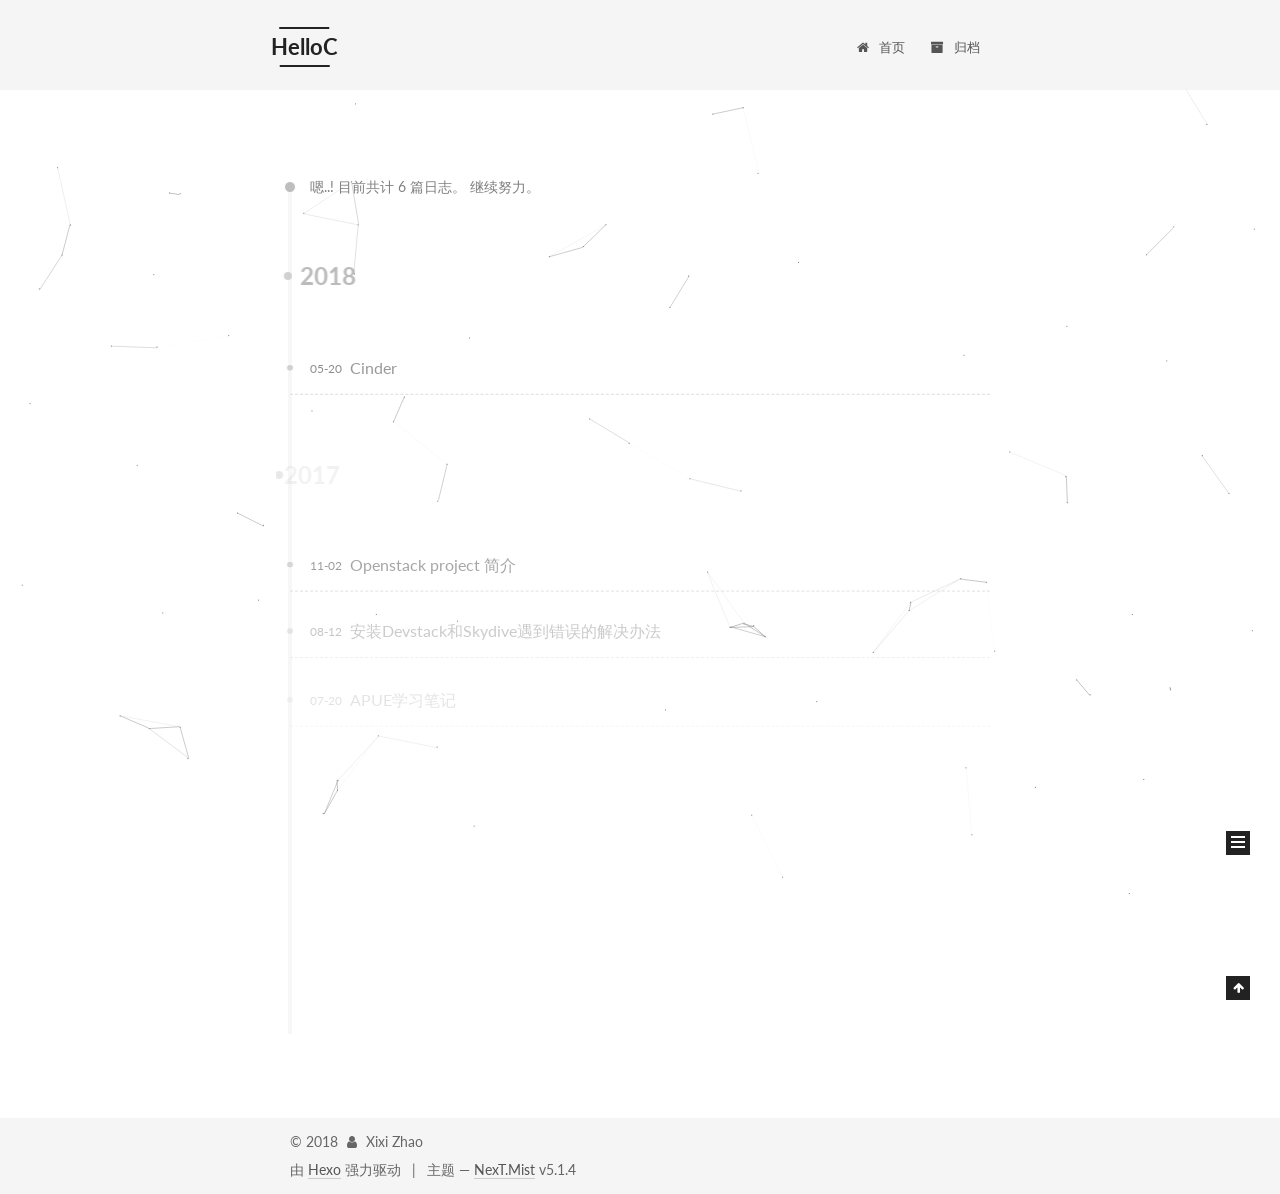
<file: archives/index.html>
<!DOCTYPE html>



  


<html class="theme-next mist use-motion" lang="zh-Hans">
<head>
  <meta charset="UTF-8"/>
<meta http-equiv="X-UA-Compatible" content="IE=edge" />
<meta name="viewport" content="width=device-width, initial-scale=1, maximum-scale=1"/>
<meta name="theme-color" content="#222">









<meta http-equiv="Cache-Control" content="no-transform" />
<meta http-equiv="Cache-Control" content="no-siteapp" />
















  
  
  <link href="/lib/fancybox/source/jquery.fancybox.css?v=2.1.5" rel="stylesheet" type="text/css" />




  
  
  
  

  
    
    
  

  

  

  

  

  
    
    
    <link href="//fonts.googleapis.com/css?family=Lato:300,300italic,400,400italic,700,700italic&subset=latin,latin-ext" rel="stylesheet" type="text/css">
  






<link href="/lib/font-awesome/css/font-awesome.min.css?v=4.6.2" rel="stylesheet" type="text/css" />

<link href="/css/main.css?v=5.1.4" rel="stylesheet" type="text/css" />


  <link rel="apple-touch-icon" sizes="180x180" href="/images/apple-touch-icon-next.png?v=5.1.4">


  <link rel="icon" type="image/png" sizes="32x32" href="/images/favicon-32x32-next.png?v=5.1.4">


  <link rel="icon" type="image/png" sizes="16x16" href="/images/favicon-16x16-next.png?v=5.1.4">


  <link rel="mask-icon" href="/images/logo.svg?v=5.1.4" color="#222">





  <meta name="keywords" content="Hexo, NexT" />










<meta property="og:type" content="website">
<meta property="og:title" content="HelloC">
<meta property="og:url" content="http://yoursite.com/archives/index.html">
<meta property="og:site_name" content="HelloC">
<meta property="og:locale" content="zh-Hans">
<meta name="twitter:card" content="summary">
<meta name="twitter:title" content="HelloC">



<script type="text/javascript" id="hexo.configurations">
  var NexT = window.NexT || {};
  var CONFIG = {
    root: '/',
    scheme: 'Mist',
    version: '5.1.4',
    sidebar: {"position":"left","display":"post","offset":12,"b2t":false,"scrollpercent":false,"onmobile":false},
    fancybox: true,
    tabs: true,
    motion: {"enable":true,"async":false,"transition":{"post_block":"fadeIn","post_header":"slideDownIn","post_body":"slideDownIn","coll_header":"slideLeftIn","sidebar":"slideUpIn"}},
    duoshuo: {
      userId: '0',
      author: '博主'
    },
    algolia: {
      applicationID: '',
      apiKey: '',
      indexName: '',
      hits: {"per_page":10},
      labels: {"input_placeholder":"Search for Posts","hits_empty":"We didn't find any results for the search: ${query}","hits_stats":"${hits} results found in ${time} ms"}
    }
  };
</script>



  <link rel="canonical" href="http://yoursite.com/archives/"/>





  <title>归档 | HelloC</title>
  








</head>

<body itemscope itemtype="http://schema.org/WebPage" lang="zh-Hans">

  
  
    
  

  <div class="container sidebar-position-left page-archive">
    <div class="headband"></div>

    <header id="header" class="header" itemscope itemtype="http://schema.org/WPHeader">
      <div class="header-inner"><div class="site-brand-wrapper">
  <div class="site-meta ">
    

    <div class="custom-logo-site-title">
      <a href="/"  class="brand" rel="start">
        <span class="logo-line-before"><i></i></span>
        <span class="site-title">HelloC</span>
        <span class="logo-line-after"><i></i></span>
      </a>
    </div>
      
        <p class="site-subtitle"></p>
      
  </div>

  <div class="site-nav-toggle">
    <button>
      <span class="btn-bar"></span>
      <span class="btn-bar"></span>
      <span class="btn-bar"></span>
    </button>
  </div>
</div>

<nav class="site-nav">
  

  
    <ul id="menu" class="menu">
      
        
        <li class="menu-item menu-item-home">
          <a href="/" rel="section">
            
              <i class="menu-item-icon fa fa-fw fa-home"></i> <br />
            
            首页
          </a>
        </li>
      
        
        <li class="menu-item menu-item-archives">
          <a href="/archives/" rel="section">
            
              <i class="menu-item-icon fa fa-fw fa-archive"></i> <br />
            
            归档
          </a>
        </li>
      

      
    </ul>
  

  
</nav>



 </div>
    </header>

    <main id="main" class="main">
      <div class="main-inner">
        <div class="content-wrap">
          <div id="content" class="content">
            

  
  
  
  <div class="post-block archive">
    <div id="posts" class="posts-collapse">
      <span class="archive-move-on"></span>

      <span class="archive-page-counter">
        
        
        
          
        
        嗯..! 目前共计 6 篇日志。 继续努力。
      </span>

      

        
        
        

        
          
          <div class="collection-title">
            <h1 class="archive-year" id="archive-year-2018">2018</h1>
          </div>
        
        

        

  <article class="post post-type-normal" itemscope itemtype="http://schema.org/Article">
    <header class="post-header">

      <h2 class="post-title">
        
            <a class="post-title-link" href="/2018/05/20/cinder/" itemprop="url">
              
                <span itemprop="name">Cinder</span>
              
            </a>
        
      </h2>

      <div class="post-meta">
        <time class="post-time" itemprop="dateCreated"
              datetime="2018-05-20T13:50:17+08:00"
              content="2018-05-20" >
          05-20
        </time>
      </div>

    </header>
  </article>



      

        
        
        

        
          
          <div class="collection-title">
            <h1 class="archive-year" id="archive-year-2017">2017</h1>
          </div>
        
        

        

  <article class="post post-type-normal" itemscope itemtype="http://schema.org/Article">
    <header class="post-header">

      <h2 class="post-title">
        
            <a class="post-title-link" href="/2017/11/02/openstack-project/" itemprop="url">
              
                <span itemprop="name">Openstack project 简介</span>
              
            </a>
        
      </h2>

      <div class="post-meta">
        <time class="post-time" itemprop="dateCreated"
              datetime="2017-11-02T23:28:11+08:00"
              content="2017-11-02" >
          11-02
        </time>
      </div>

    </header>
  </article>



      

        
        
        

        
        

        

  <article class="post post-type-normal" itemscope itemtype="http://schema.org/Article">
    <header class="post-header">

      <h2 class="post-title">
        
            <a class="post-title-link" href="/2017/08/12/skydive-installation/" itemprop="url">
              
                <span itemprop="name">安装Devstack和Skydive遇到错误的解决办法</span>
              
            </a>
        
      </h2>

      <div class="post-meta">
        <time class="post-time" itemprop="dateCreated"
              datetime="2017-08-12T11:15:11+08:00"
              content="2017-08-12" >
          08-12
        </time>
      </div>

    </header>
  </article>



      

        
        
        

        
        

        

  <article class="post post-type-normal" itemscope itemtype="http://schema.org/Article">
    <header class="post-header">

      <h2 class="post-title">
        
            <a class="post-title-link" href="/2017/07/20/apue-notes/" itemprop="url">
              
                <span itemprop="name">APUE学习笔记</span>
              
            </a>
        
      </h2>

      <div class="post-meta">
        <time class="post-time" itemprop="dateCreated"
              datetime="2017-07-20T13:50:17+08:00"
              content="2017-07-20" >
          07-20
        </time>
      </div>

    </header>
  </article>



      

        
        
        

        
          
          <div class="collection-title">
            <h1 class="archive-year" id="archive-year-2016">2016</h1>
          </div>
        
        

        

  <article class="post post-type-normal" itemscope itemtype="http://schema.org/Article">
    <header class="post-header">

      <h2 class="post-title">
        
            <a class="post-title-link" href="/2016/05/31/how-to-start/" itemprop="url">
              
                <span itemprop="name">Ubuntu系统Hexo+GithubPages搭建个人博客</span>
              
            </a>
        
      </h2>

      <div class="post-meta">
        <time class="post-time" itemprop="dateCreated"
              datetime="2016-05-31T19:50:11+08:00"
              content="2016-05-31" >
          05-31
        </time>
      </div>

    </header>
  </article>



      

        
        
        

        
        

        

  <article class="post post-type-normal" itemscope itemtype="http://schema.org/Article">
    <header class="post-header">

      <h2 class="post-title">
        
            <a class="post-title-link" href="/2016/05/28/hello-world/" itemprop="url">
              
                <span itemprop="name">Hello World</span>
              
            </a>
        
      </h2>

      <div class="post-meta">
        <time class="post-time" itemprop="dateCreated"
              datetime="2016-05-28T13:50:17+08:00"
              content="2016-05-28" >
          05-28
        </time>
      </div>

    </header>
  </article>



      

    </div>
  </div>
  
  
  

  



          </div>
          


          

        </div>
        
          
  
  <div class="sidebar-toggle">
    <div class="sidebar-toggle-line-wrap">
      <span class="sidebar-toggle-line sidebar-toggle-line-first"></span>
      <span class="sidebar-toggle-line sidebar-toggle-line-middle"></span>
      <span class="sidebar-toggle-line sidebar-toggle-line-last"></span>
    </div>
  </div>

  <aside id="sidebar" class="sidebar">
    
    <div class="sidebar-inner">

      

      

      <section class="site-overview-wrap sidebar-panel sidebar-panel-active">
        <div class="site-overview">
          <div class="site-author motion-element" itemprop="author" itemscope itemtype="http://schema.org/Person">
            
              <img class="site-author-image" itemprop="image"
                src="/images/avatar.jpg"
                alt="Xixi Zhao" />
            
              <p class="site-author-name" itemprop="name">Xixi Zhao</p>
              <p class="site-description motion-element" itemprop="description"></p>
          </div>

          <nav class="site-state motion-element">

            
              <div class="site-state-item site-state-posts">
              
                <a href="/archives/">
              
                  <span class="site-state-item-count">6</span>
                  <span class="site-state-item-name">日志</span>
                </a>
              </div>
            

            

            

          </nav>

          

          

          
          

          
          

          

        </div>
      </section>

      

      

    </div>
  </aside>


        
      </div>
    </main>

    <footer id="footer" class="footer">
      <div class="footer-inner">
        <div class="copyright">&copy; <span itemprop="copyrightYear">2018</span>
  <span class="with-love">
    <i class="fa fa-user"></i>
  </span>
  <span class="author" itemprop="copyrightHolder">Xixi Zhao</span>

  
</div>


  <div class="powered-by">由 <a class="theme-link" target="_blank" href="https://hexo.io">Hexo</a> 强力驱动</div>



  <span class="post-meta-divider">|</span>



  <div class="theme-info">主题 &mdash; <a class="theme-link" target="_blank" href="https://github.com/iissnan/hexo-theme-next">NexT.Mist</a> v5.1.4</div>




        







        
      </div>
    </footer>

    
      <div class="back-to-top">
        <i class="fa fa-arrow-up"></i>
        
      </div>
    

    

  </div>

  

<script type="text/javascript">
  if (Object.prototype.toString.call(window.Promise) !== '[object Function]') {
    window.Promise = null;
  }
</script>









  


  











  
  
    <script type="text/javascript" src="/lib/jquery/index.js?v=2.1.3"></script>
  

  
  
    <script type="text/javascript" src="/lib/fastclick/lib/fastclick.min.js?v=1.0.6"></script>
  

  
  
    <script type="text/javascript" src="/lib/jquery_lazyload/jquery.lazyload.js?v=1.9.7"></script>
  

  
  
    <script type="text/javascript" src="/lib/velocity/velocity.min.js?v=1.2.1"></script>
  

  
  
    <script type="text/javascript" src="/lib/velocity/velocity.ui.min.js?v=1.2.1"></script>
  

  
  
    <script type="text/javascript" src="/lib/fancybox/source/jquery.fancybox.pack.js?v=2.1.5"></script>
  

  
  
    <script type="text/javascript" src="/lib/canvas-nest/canvas-nest.min.js"></script>
  


  


  <script type="text/javascript" src="/js/src/utils.js?v=5.1.4"></script>

  <script type="text/javascript" src="/js/src/motion.js?v=5.1.4"></script>



  
  

  

  


  <script type="text/javascript" src="/js/src/bootstrap.js?v=5.1.4"></script>



  


  




	





  





  












  





  

  

  

  
  

  

  

  

</body>
</html>
</file>
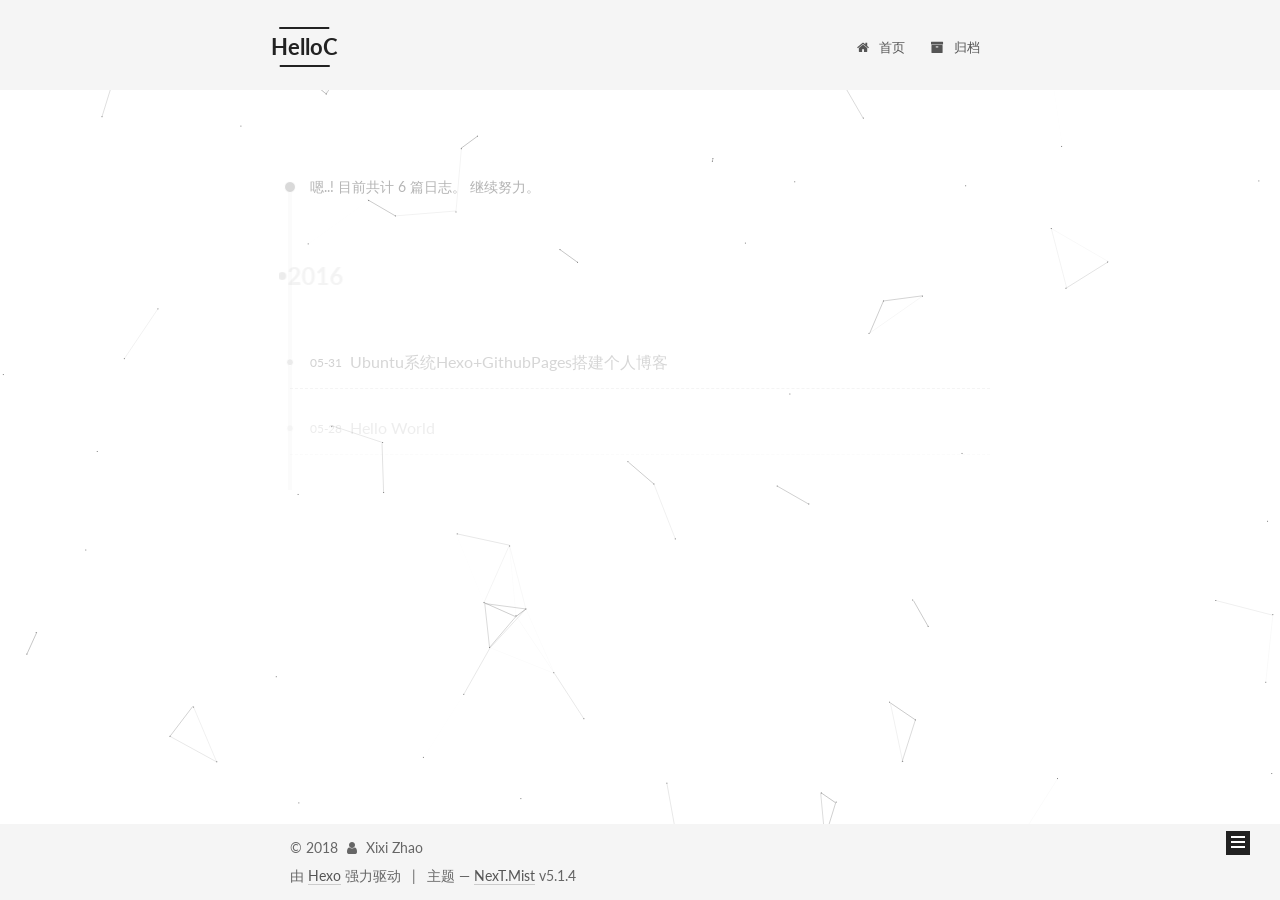
<file: archives/2016/index.html>
<!DOCTYPE html>



  


<html class="theme-next mist use-motion" lang="zh-Hans">
<head>
  <meta charset="UTF-8"/>
<meta http-equiv="X-UA-Compatible" content="IE=edge" />
<meta name="viewport" content="width=device-width, initial-scale=1, maximum-scale=1"/>
<meta name="theme-color" content="#222">









<meta http-equiv="Cache-Control" content="no-transform" />
<meta http-equiv="Cache-Control" content="no-siteapp" />
















  
  
  <link href="/lib/fancybox/source/jquery.fancybox.css?v=2.1.5" rel="stylesheet" type="text/css" />




  
  
  
  

  
    
    
  

  

  

  

  

  
    
    
    <link href="//fonts.googleapis.com/css?family=Lato:300,300italic,400,400italic,700,700italic&subset=latin,latin-ext" rel="stylesheet" type="text/css">
  






<link href="/lib/font-awesome/css/font-awesome.min.css?v=4.6.2" rel="stylesheet" type="text/css" />

<link href="/css/main.css?v=5.1.4" rel="stylesheet" type="text/css" />


  <link rel="apple-touch-icon" sizes="180x180" href="/images/apple-touch-icon-next.png?v=5.1.4">


  <link rel="icon" type="image/png" sizes="32x32" href="/images/favicon-32x32-next.png?v=5.1.4">


  <link rel="icon" type="image/png" sizes="16x16" href="/images/favicon-16x16-next.png?v=5.1.4">


  <link rel="mask-icon" href="/images/logo.svg?v=5.1.4" color="#222">





  <meta name="keywords" content="Hexo, NexT" />










<meta property="og:type" content="website">
<meta property="og:title" content="HelloC">
<meta property="og:url" content="http://yoursite.com/archives/2016/index.html">
<meta property="og:site_name" content="HelloC">
<meta property="og:locale" content="zh-Hans">
<meta name="twitter:card" content="summary">
<meta name="twitter:title" content="HelloC">



<script type="text/javascript" id="hexo.configurations">
  var NexT = window.NexT || {};
  var CONFIG = {
    root: '/',
    scheme: 'Mist',
    version: '5.1.4',
    sidebar: {"position":"left","display":"post","offset":12,"b2t":false,"scrollpercent":false,"onmobile":false},
    fancybox: true,
    tabs: true,
    motion: {"enable":true,"async":false,"transition":{"post_block":"fadeIn","post_header":"slideDownIn","post_body":"slideDownIn","coll_header":"slideLeftIn","sidebar":"slideUpIn"}},
    duoshuo: {
      userId: '0',
      author: '博主'
    },
    algolia: {
      applicationID: '',
      apiKey: '',
      indexName: '',
      hits: {"per_page":10},
      labels: {"input_placeholder":"Search for Posts","hits_empty":"We didn't find any results for the search: ${query}","hits_stats":"${hits} results found in ${time} ms"}
    }
  };
</script>



  <link rel="canonical" href="http://yoursite.com/archives/2016/"/>





  <title>归档 | HelloC</title>
  








</head>

<body itemscope itemtype="http://schema.org/WebPage" lang="zh-Hans">

  
  
    
  

  <div class="container sidebar-position-left page-archive">
    <div class="headband"></div>

    <header id="header" class="header" itemscope itemtype="http://schema.org/WPHeader">
      <div class="header-inner"><div class="site-brand-wrapper">
  <div class="site-meta ">
    

    <div class="custom-logo-site-title">
      <a href="/"  class="brand" rel="start">
        <span class="logo-line-before"><i></i></span>
        <span class="site-title">HelloC</span>
        <span class="logo-line-after"><i></i></span>
      </a>
    </div>
      
        <p class="site-subtitle"></p>
      
  </div>

  <div class="site-nav-toggle">
    <button>
      <span class="btn-bar"></span>
      <span class="btn-bar"></span>
      <span class="btn-bar"></span>
    </button>
  </div>
</div>

<nav class="site-nav">
  

  
    <ul id="menu" class="menu">
      
        
        <li class="menu-item menu-item-home">
          <a href="/" rel="section">
            
              <i class="menu-item-icon fa fa-fw fa-home"></i> <br />
            
            首页
          </a>
        </li>
      
        
        <li class="menu-item menu-item-archives">
          <a href="/archives/" rel="section">
            
              <i class="menu-item-icon fa fa-fw fa-archive"></i> <br />
            
            归档
          </a>
        </li>
      

      
    </ul>
  

  
</nav>



 </div>
    </header>

    <main id="main" class="main">
      <div class="main-inner">
        <div class="content-wrap">
          <div id="content" class="content">
            

  
  
  
  <div class="post-block archive">
    <div id="posts" class="posts-collapse">
      <span class="archive-move-on"></span>

      <span class="archive-page-counter">
        
        
        
          
        
        嗯..! 目前共计 6 篇日志。 继续努力。
      </span>

      

        
        
        

        
          
          <div class="collection-title">
            <h1 class="archive-year" id="archive-year-2016">2016</h1>
          </div>
        
        

        

  <article class="post post-type-normal" itemscope itemtype="http://schema.org/Article">
    <header class="post-header">

      <h2 class="post-title">
        
            <a class="post-title-link" href="/2016/05/31/how-to-start/" itemprop="url">
              
                <span itemprop="name">Ubuntu系统Hexo+GithubPages搭建个人博客</span>
              
            </a>
        
      </h2>

      <div class="post-meta">
        <time class="post-time" itemprop="dateCreated"
              datetime="2016-05-31T19:50:11+08:00"
              content="2016-05-31" >
          05-31
        </time>
      </div>

    </header>
  </article>



      

        
        
        

        
        

        

  <article class="post post-type-normal" itemscope itemtype="http://schema.org/Article">
    <header class="post-header">

      <h2 class="post-title">
        
            <a class="post-title-link" href="/2016/05/28/hello-world/" itemprop="url">
              
                <span itemprop="name">Hello World</span>
              
            </a>
        
      </h2>

      <div class="post-meta">
        <time class="post-time" itemprop="dateCreated"
              datetime="2016-05-28T13:50:17+08:00"
              content="2016-05-28" >
          05-28
        </time>
      </div>

    </header>
  </article>



      

    </div>
  </div>
  
  
  

  



          </div>
          


          

        </div>
        
          
  
  <div class="sidebar-toggle">
    <div class="sidebar-toggle-line-wrap">
      <span class="sidebar-toggle-line sidebar-toggle-line-first"></span>
      <span class="sidebar-toggle-line sidebar-toggle-line-middle"></span>
      <span class="sidebar-toggle-line sidebar-toggle-line-last"></span>
    </div>
  </div>

  <aside id="sidebar" class="sidebar">
    
    <div class="sidebar-inner">

      

      

      <section class="site-overview-wrap sidebar-panel sidebar-panel-active">
        <div class="site-overview">
          <div class="site-author motion-element" itemprop="author" itemscope itemtype="http://schema.org/Person">
            
              <img class="site-author-image" itemprop="image"
                src="/images/avatar.jpg"
                alt="Xixi Zhao" />
            
              <p class="site-author-name" itemprop="name">Xixi Zhao</p>
              <p class="site-description motion-element" itemprop="description"></p>
          </div>

          <nav class="site-state motion-element">

            
              <div class="site-state-item site-state-posts">
              
                <a href="/archives/">
              
                  <span class="site-state-item-count">6</span>
                  <span class="site-state-item-name">日志</span>
                </a>
              </div>
            

            

            

          </nav>

          

          

          
          

          
          

          

        </div>
      </section>

      

      

    </div>
  </aside>


        
      </div>
    </main>

    <footer id="footer" class="footer">
      <div class="footer-inner">
        <div class="copyright">&copy; <span itemprop="copyrightYear">2018</span>
  <span class="with-love">
    <i class="fa fa-user"></i>
  </span>
  <span class="author" itemprop="copyrightHolder">Xixi Zhao</span>

  
</div>


  <div class="powered-by">由 <a class="theme-link" target="_blank" href="https://hexo.io">Hexo</a> 强力驱动</div>



  <span class="post-meta-divider">|</span>



  <div class="theme-info">主题 &mdash; <a class="theme-link" target="_blank" href="https://github.com/iissnan/hexo-theme-next">NexT.Mist</a> v5.1.4</div>




        







        
      </div>
    </footer>

    
      <div class="back-to-top">
        <i class="fa fa-arrow-up"></i>
        
      </div>
    

    

  </div>

  

<script type="text/javascript">
  if (Object.prototype.toString.call(window.Promise) !== '[object Function]') {
    window.Promise = null;
  }
</script>









  


  











  
  
    <script type="text/javascript" src="/lib/jquery/index.js?v=2.1.3"></script>
  

  
  
    <script type="text/javascript" src="/lib/fastclick/lib/fastclick.min.js?v=1.0.6"></script>
  

  
  
    <script type="text/javascript" src="/lib/jquery_lazyload/jquery.lazyload.js?v=1.9.7"></script>
  

  
  
    <script type="text/javascript" src="/lib/velocity/velocity.min.js?v=1.2.1"></script>
  

  
  
    <script type="text/javascript" src="/lib/velocity/velocity.ui.min.js?v=1.2.1"></script>
  

  
  
    <script type="text/javascript" src="/lib/fancybox/source/jquery.fancybox.pack.js?v=2.1.5"></script>
  

  
  
    <script type="text/javascript" src="/lib/canvas-nest/canvas-nest.min.js"></script>
  


  


  <script type="text/javascript" src="/js/src/utils.js?v=5.1.4"></script>

  <script type="text/javascript" src="/js/src/motion.js?v=5.1.4"></script>



  
  

  

  


  <script type="text/javascript" src="/js/src/bootstrap.js?v=5.1.4"></script>



  


  




	





  





  












  





  

  

  

  
  

  

  

  

</body>
</html>
</file>
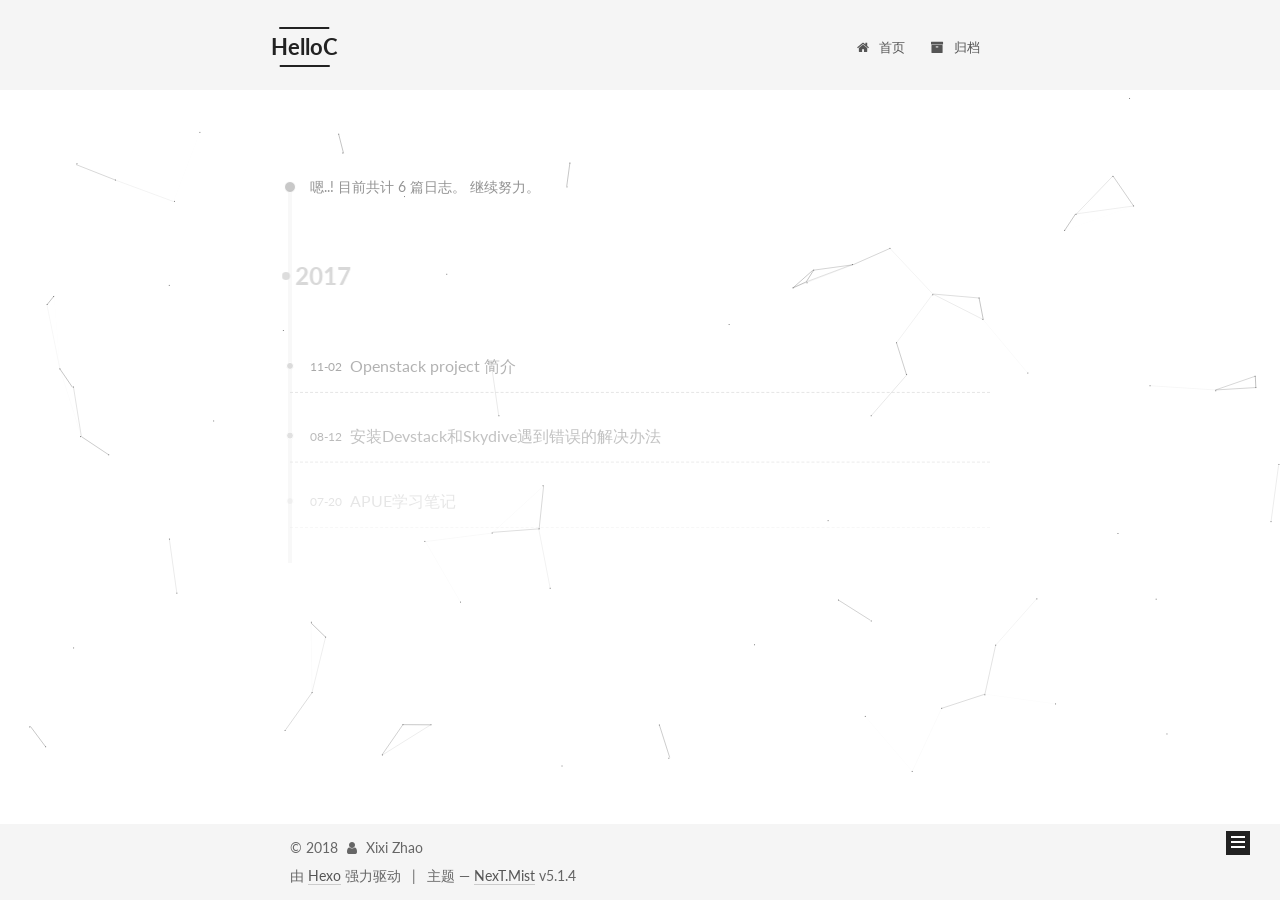
<file: archives/2017/index.html>
<!DOCTYPE html>



  


<html class="theme-next mist use-motion" lang="zh-Hans">
<head>
  <meta charset="UTF-8"/>
<meta http-equiv="X-UA-Compatible" content="IE=edge" />
<meta name="viewport" content="width=device-width, initial-scale=1, maximum-scale=1"/>
<meta name="theme-color" content="#222">









<meta http-equiv="Cache-Control" content="no-transform" />
<meta http-equiv="Cache-Control" content="no-siteapp" />
















  
  
  <link href="/lib/fancybox/source/jquery.fancybox.css?v=2.1.5" rel="stylesheet" type="text/css" />




  
  
  
  

  
    
    
  

  

  

  

  

  
    
    
    <link href="//fonts.googleapis.com/css?family=Lato:300,300italic,400,400italic,700,700italic&subset=latin,latin-ext" rel="stylesheet" type="text/css">
  






<link href="/lib/font-awesome/css/font-awesome.min.css?v=4.6.2" rel="stylesheet" type="text/css" />

<link href="/css/main.css?v=5.1.4" rel="stylesheet" type="text/css" />


  <link rel="apple-touch-icon" sizes="180x180" href="/images/apple-touch-icon-next.png?v=5.1.4">


  <link rel="icon" type="image/png" sizes="32x32" href="/images/favicon-32x32-next.png?v=5.1.4">


  <link rel="icon" type="image/png" sizes="16x16" href="/images/favicon-16x16-next.png?v=5.1.4">


  <link rel="mask-icon" href="/images/logo.svg?v=5.1.4" color="#222">





  <meta name="keywords" content="Hexo, NexT" />










<meta property="og:type" content="website">
<meta property="og:title" content="HelloC">
<meta property="og:url" content="http://yoursite.com/archives/2017/index.html">
<meta property="og:site_name" content="HelloC">
<meta property="og:locale" content="zh-Hans">
<meta name="twitter:card" content="summary">
<meta name="twitter:title" content="HelloC">



<script type="text/javascript" id="hexo.configurations">
  var NexT = window.NexT || {};
  var CONFIG = {
    root: '/',
    scheme: 'Mist',
    version: '5.1.4',
    sidebar: {"position":"left","display":"post","offset":12,"b2t":false,"scrollpercent":false,"onmobile":false},
    fancybox: true,
    tabs: true,
    motion: {"enable":true,"async":false,"transition":{"post_block":"fadeIn","post_header":"slideDownIn","post_body":"slideDownIn","coll_header":"slideLeftIn","sidebar":"slideUpIn"}},
    duoshuo: {
      userId: '0',
      author: '博主'
    },
    algolia: {
      applicationID: '',
      apiKey: '',
      indexName: '',
      hits: {"per_page":10},
      labels: {"input_placeholder":"Search for Posts","hits_empty":"We didn't find any results for the search: ${query}","hits_stats":"${hits} results found in ${time} ms"}
    }
  };
</script>



  <link rel="canonical" href="http://yoursite.com/archives/2017/"/>





  <title>归档 | HelloC</title>
  








</head>

<body itemscope itemtype="http://schema.org/WebPage" lang="zh-Hans">

  
  
    
  

  <div class="container sidebar-position-left page-archive">
    <div class="headband"></div>

    <header id="header" class="header" itemscope itemtype="http://schema.org/WPHeader">
      <div class="header-inner"><div class="site-brand-wrapper">
  <div class="site-meta ">
    

    <div class="custom-logo-site-title">
      <a href="/"  class="brand" rel="start">
        <span class="logo-line-before"><i></i></span>
        <span class="site-title">HelloC</span>
        <span class="logo-line-after"><i></i></span>
      </a>
    </div>
      
        <p class="site-subtitle"></p>
      
  </div>

  <div class="site-nav-toggle">
    <button>
      <span class="btn-bar"></span>
      <span class="btn-bar"></span>
      <span class="btn-bar"></span>
    </button>
  </div>
</div>

<nav class="site-nav">
  

  
    <ul id="menu" class="menu">
      
        
        <li class="menu-item menu-item-home">
          <a href="/" rel="section">
            
              <i class="menu-item-icon fa fa-fw fa-home"></i> <br />
            
            首页
          </a>
        </li>
      
        
        <li class="menu-item menu-item-archives">
          <a href="/archives/" rel="section">
            
              <i class="menu-item-icon fa fa-fw fa-archive"></i> <br />
            
            归档
          </a>
        </li>
      

      
    </ul>
  

  
</nav>



 </div>
    </header>

    <main id="main" class="main">
      <div class="main-inner">
        <div class="content-wrap">
          <div id="content" class="content">
            

  
  
  
  <div class="post-block archive">
    <div id="posts" class="posts-collapse">
      <span class="archive-move-on"></span>

      <span class="archive-page-counter">
        
        
        
          
        
        嗯..! 目前共计 6 篇日志。 继续努力。
      </span>

      

        
        
        

        
          
          <div class="collection-title">
            <h1 class="archive-year" id="archive-year-2017">2017</h1>
          </div>
        
        

        

  <article class="post post-type-normal" itemscope itemtype="http://schema.org/Article">
    <header class="post-header">

      <h2 class="post-title">
        
            <a class="post-title-link" href="/2017/11/02/openstack-project/" itemprop="url">
              
                <span itemprop="name">Openstack project 简介</span>
              
            </a>
        
      </h2>

      <div class="post-meta">
        <time class="post-time" itemprop="dateCreated"
              datetime="2017-11-02T23:28:11+08:00"
              content="2017-11-02" >
          11-02
        </time>
      </div>

    </header>
  </article>



      

        
        
        

        
        

        

  <article class="post post-type-normal" itemscope itemtype="http://schema.org/Article">
    <header class="post-header">

      <h2 class="post-title">
        
            <a class="post-title-link" href="/2017/08/12/skydive-installation/" itemprop="url">
              
                <span itemprop="name">安装Devstack和Skydive遇到错误的解决办法</span>
              
            </a>
        
      </h2>

      <div class="post-meta">
        <time class="post-time" itemprop="dateCreated"
              datetime="2017-08-12T11:15:11+08:00"
              content="2017-08-12" >
          08-12
        </time>
      </div>

    </header>
  </article>



      

        
        
        

        
        

        

  <article class="post post-type-normal" itemscope itemtype="http://schema.org/Article">
    <header class="post-header">

      <h2 class="post-title">
        
            <a class="post-title-link" href="/2017/07/20/apue-notes/" itemprop="url">
              
                <span itemprop="name">APUE学习笔记</span>
              
            </a>
        
      </h2>

      <div class="post-meta">
        <time class="post-time" itemprop="dateCreated"
              datetime="2017-07-20T13:50:17+08:00"
              content="2017-07-20" >
          07-20
        </time>
      </div>

    </header>
  </article>



      

    </div>
  </div>
  
  
  

  



          </div>
          


          

        </div>
        
          
  
  <div class="sidebar-toggle">
    <div class="sidebar-toggle-line-wrap">
      <span class="sidebar-toggle-line sidebar-toggle-line-first"></span>
      <span class="sidebar-toggle-line sidebar-toggle-line-middle"></span>
      <span class="sidebar-toggle-line sidebar-toggle-line-last"></span>
    </div>
  </div>

  <aside id="sidebar" class="sidebar">
    
    <div class="sidebar-inner">

      

      

      <section class="site-overview-wrap sidebar-panel sidebar-panel-active">
        <div class="site-overview">
          <div class="site-author motion-element" itemprop="author" itemscope itemtype="http://schema.org/Person">
            
              <img class="site-author-image" itemprop="image"
                src="/images/avatar.jpg"
                alt="Xixi Zhao" />
            
              <p class="site-author-name" itemprop="name">Xixi Zhao</p>
              <p class="site-description motion-element" itemprop="description"></p>
          </div>

          <nav class="site-state motion-element">

            
              <div class="site-state-item site-state-posts">
              
                <a href="/archives/">
              
                  <span class="site-state-item-count">6</span>
                  <span class="site-state-item-name">日志</span>
                </a>
              </div>
            

            

            

          </nav>

          

          

          
          

          
          

          

        </div>
      </section>

      

      

    </div>
  </aside>


        
      </div>
    </main>

    <footer id="footer" class="footer">
      <div class="footer-inner">
        <div class="copyright">&copy; <span itemprop="copyrightYear">2018</span>
  <span class="with-love">
    <i class="fa fa-user"></i>
  </span>
  <span class="author" itemprop="copyrightHolder">Xixi Zhao</span>

  
</div>


  <div class="powered-by">由 <a class="theme-link" target="_blank" href="https://hexo.io">Hexo</a> 强力驱动</div>



  <span class="post-meta-divider">|</span>



  <div class="theme-info">主题 &mdash; <a class="theme-link" target="_blank" href="https://github.com/iissnan/hexo-theme-next">NexT.Mist</a> v5.1.4</div>




        







        
      </div>
    </footer>

    
      <div class="back-to-top">
        <i class="fa fa-arrow-up"></i>
        
      </div>
    

    

  </div>

  

<script type="text/javascript">
  if (Object.prototype.toString.call(window.Promise) !== '[object Function]') {
    window.Promise = null;
  }
</script>









  


  











  
  
    <script type="text/javascript" src="/lib/jquery/index.js?v=2.1.3"></script>
  

  
  
    <script type="text/javascript" src="/lib/fastclick/lib/fastclick.min.js?v=1.0.6"></script>
  

  
  
    <script type="text/javascript" src="/lib/jquery_lazyload/jquery.lazyload.js?v=1.9.7"></script>
  

  
  
    <script type="text/javascript" src="/lib/velocity/velocity.min.js?v=1.2.1"></script>
  

  
  
    <script type="text/javascript" src="/lib/velocity/velocity.ui.min.js?v=1.2.1"></script>
  

  
  
    <script type="text/javascript" src="/lib/fancybox/source/jquery.fancybox.pack.js?v=2.1.5"></script>
  

  
  
    <script type="text/javascript" src="/lib/canvas-nest/canvas-nest.min.js"></script>
  


  


  <script type="text/javascript" src="/js/src/utils.js?v=5.1.4"></script>

  <script type="text/javascript" src="/js/src/motion.js?v=5.1.4"></script>



  
  

  

  


  <script type="text/javascript" src="/js/src/bootstrap.js?v=5.1.4"></script>



  


  




	





  





  












  





  

  

  

  
  

  

  

  

</body>
</html>
</file>
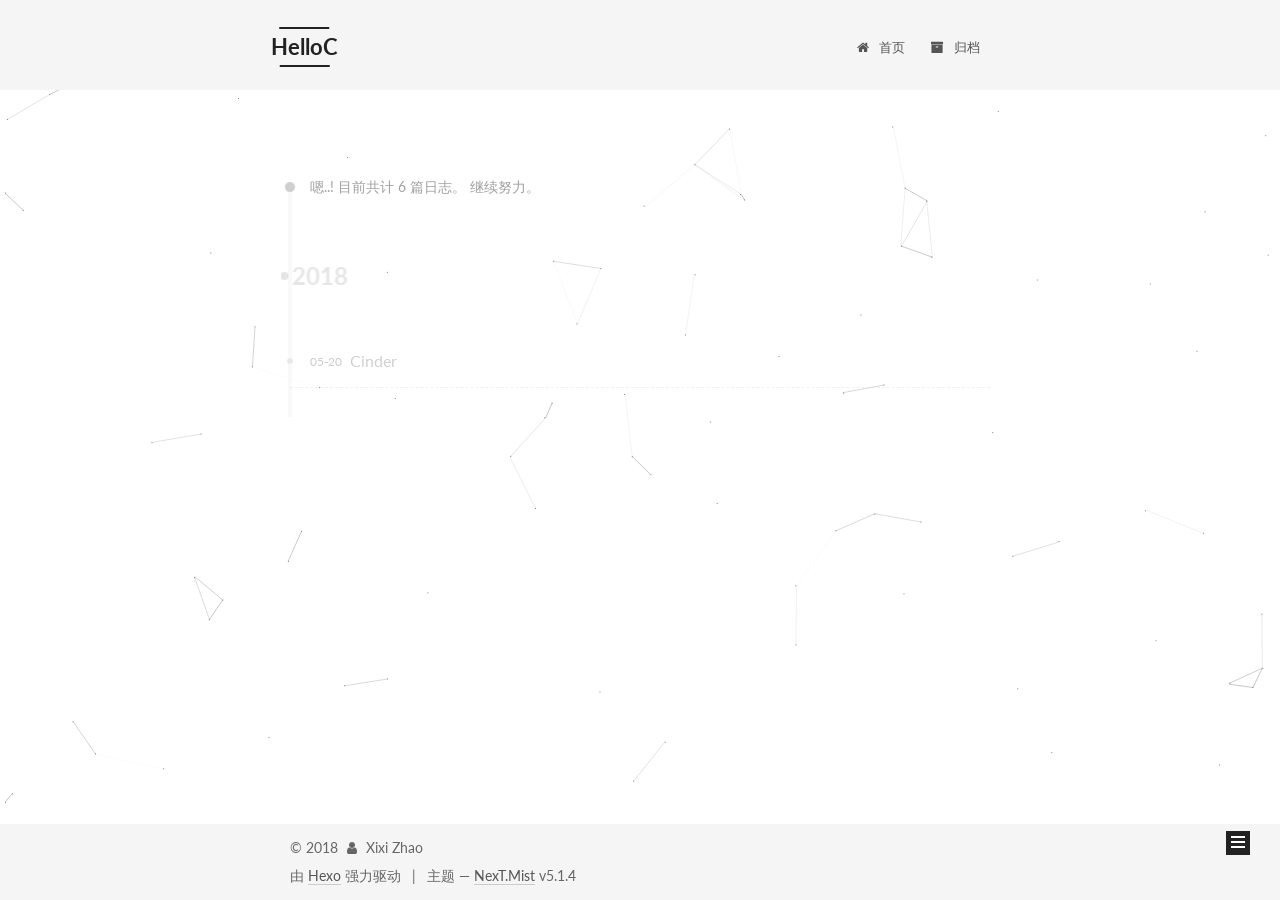
<file: archives/2018/index.html>
<!DOCTYPE html>



  


<html class="theme-next mist use-motion" lang="zh-Hans">
<head>
  <meta charset="UTF-8"/>
<meta http-equiv="X-UA-Compatible" content="IE=edge" />
<meta name="viewport" content="width=device-width, initial-scale=1, maximum-scale=1"/>
<meta name="theme-color" content="#222">









<meta http-equiv="Cache-Control" content="no-transform" />
<meta http-equiv="Cache-Control" content="no-siteapp" />
















  
  
  <link href="/lib/fancybox/source/jquery.fancybox.css?v=2.1.5" rel="stylesheet" type="text/css" />




  
  
  
  

  
    
    
  

  

  

  

  

  
    
    
    <link href="//fonts.googleapis.com/css?family=Lato:300,300italic,400,400italic,700,700italic&subset=latin,latin-ext" rel="stylesheet" type="text/css">
  






<link href="/lib/font-awesome/css/font-awesome.min.css?v=4.6.2" rel="stylesheet" type="text/css" />

<link href="/css/main.css?v=5.1.4" rel="stylesheet" type="text/css" />


  <link rel="apple-touch-icon" sizes="180x180" href="/images/apple-touch-icon-next.png?v=5.1.4">


  <link rel="icon" type="image/png" sizes="32x32" href="/images/favicon-32x32-next.png?v=5.1.4">


  <link rel="icon" type="image/png" sizes="16x16" href="/images/favicon-16x16-next.png?v=5.1.4">


  <link rel="mask-icon" href="/images/logo.svg?v=5.1.4" color="#222">





  <meta name="keywords" content="Hexo, NexT" />










<meta property="og:type" content="website">
<meta property="og:title" content="HelloC">
<meta property="og:url" content="http://yoursite.com/archives/2018/index.html">
<meta property="og:site_name" content="HelloC">
<meta property="og:locale" content="zh-Hans">
<meta name="twitter:card" content="summary">
<meta name="twitter:title" content="HelloC">



<script type="text/javascript" id="hexo.configurations">
  var NexT = window.NexT || {};
  var CONFIG = {
    root: '/',
    scheme: 'Mist',
    version: '5.1.4',
    sidebar: {"position":"left","display":"post","offset":12,"b2t":false,"scrollpercent":false,"onmobile":false},
    fancybox: true,
    tabs: true,
    motion: {"enable":true,"async":false,"transition":{"post_block":"fadeIn","post_header":"slideDownIn","post_body":"slideDownIn","coll_header":"slideLeftIn","sidebar":"slideUpIn"}},
    duoshuo: {
      userId: '0',
      author: '博主'
    },
    algolia: {
      applicationID: '',
      apiKey: '',
      indexName: '',
      hits: {"per_page":10},
      labels: {"input_placeholder":"Search for Posts","hits_empty":"We didn't find any results for the search: ${query}","hits_stats":"${hits} results found in ${time} ms"}
    }
  };
</script>



  <link rel="canonical" href="http://yoursite.com/archives/2018/"/>





  <title>归档 | HelloC</title>
  








</head>

<body itemscope itemtype="http://schema.org/WebPage" lang="zh-Hans">

  
  
    
  

  <div class="container sidebar-position-left page-archive">
    <div class="headband"></div>

    <header id="header" class="header" itemscope itemtype="http://schema.org/WPHeader">
      <div class="header-inner"><div class="site-brand-wrapper">
  <div class="site-meta ">
    

    <div class="custom-logo-site-title">
      <a href="/"  class="brand" rel="start">
        <span class="logo-line-before"><i></i></span>
        <span class="site-title">HelloC</span>
        <span class="logo-line-after"><i></i></span>
      </a>
    </div>
      
        <p class="site-subtitle"></p>
      
  </div>

  <div class="site-nav-toggle">
    <button>
      <span class="btn-bar"></span>
      <span class="btn-bar"></span>
      <span class="btn-bar"></span>
    </button>
  </div>
</div>

<nav class="site-nav">
  

  
    <ul id="menu" class="menu">
      
        
        <li class="menu-item menu-item-home">
          <a href="/" rel="section">
            
              <i class="menu-item-icon fa fa-fw fa-home"></i> <br />
            
            首页
          </a>
        </li>
      
        
        <li class="menu-item menu-item-archives">
          <a href="/archives/" rel="section">
            
              <i class="menu-item-icon fa fa-fw fa-archive"></i> <br />
            
            归档
          </a>
        </li>
      

      
    </ul>
  

  
</nav>



 </div>
    </header>

    <main id="main" class="main">
      <div class="main-inner">
        <div class="content-wrap">
          <div id="content" class="content">
            

  
  
  
  <div class="post-block archive">
    <div id="posts" class="posts-collapse">
      <span class="archive-move-on"></span>

      <span class="archive-page-counter">
        
        
        
          
        
        嗯..! 目前共计 6 篇日志。 继续努力。
      </span>

      

        
        
        

        
          
          <div class="collection-title">
            <h1 class="archive-year" id="archive-year-2018">2018</h1>
          </div>
        
        

        

  <article class="post post-type-normal" itemscope itemtype="http://schema.org/Article">
    <header class="post-header">

      <h2 class="post-title">
        
            <a class="post-title-link" href="/2018/05/20/cinder/" itemprop="url">
              
                <span itemprop="name">Cinder</span>
              
            </a>
        
      </h2>

      <div class="post-meta">
        <time class="post-time" itemprop="dateCreated"
              datetime="2018-05-20T13:50:17+08:00"
              content="2018-05-20" >
          05-20
        </time>
      </div>

    </header>
  </article>



      

    </div>
  </div>
  
  
  

  



          </div>
          


          

        </div>
        
          
  
  <div class="sidebar-toggle">
    <div class="sidebar-toggle-line-wrap">
      <span class="sidebar-toggle-line sidebar-toggle-line-first"></span>
      <span class="sidebar-toggle-line sidebar-toggle-line-middle"></span>
      <span class="sidebar-toggle-line sidebar-toggle-line-last"></span>
    </div>
  </div>

  <aside id="sidebar" class="sidebar">
    
    <div class="sidebar-inner">

      

      

      <section class="site-overview-wrap sidebar-panel sidebar-panel-active">
        <div class="site-overview">
          <div class="site-author motion-element" itemprop="author" itemscope itemtype="http://schema.org/Person">
            
              <img class="site-author-image" itemprop="image"
                src="/images/avatar.jpg"
                alt="Xixi Zhao" />
            
              <p class="site-author-name" itemprop="name">Xixi Zhao</p>
              <p class="site-description motion-element" itemprop="description"></p>
          </div>

          <nav class="site-state motion-element">

            
              <div class="site-state-item site-state-posts">
              
                <a href="/archives/">
              
                  <span class="site-state-item-count">6</span>
                  <span class="site-state-item-name">日志</span>
                </a>
              </div>
            

            

            

          </nav>

          

          

          
          

          
          

          

        </div>
      </section>

      

      

    </div>
  </aside>


        
      </div>
    </main>

    <footer id="footer" class="footer">
      <div class="footer-inner">
        <div class="copyright">&copy; <span itemprop="copyrightYear">2018</span>
  <span class="with-love">
    <i class="fa fa-user"></i>
  </span>
  <span class="author" itemprop="copyrightHolder">Xixi Zhao</span>

  
</div>


  <div class="powered-by">由 <a class="theme-link" target="_blank" href="https://hexo.io">Hexo</a> 强力驱动</div>



  <span class="post-meta-divider">|</span>



  <div class="theme-info">主题 &mdash; <a class="theme-link" target="_blank" href="https://github.com/iissnan/hexo-theme-next">NexT.Mist</a> v5.1.4</div>




        







        
      </div>
    </footer>

    
      <div class="back-to-top">
        <i class="fa fa-arrow-up"></i>
        
      </div>
    

    

  </div>

  

<script type="text/javascript">
  if (Object.prototype.toString.call(window.Promise) !== '[object Function]') {
    window.Promise = null;
  }
</script>









  


  











  
  
    <script type="text/javascript" src="/lib/jquery/index.js?v=2.1.3"></script>
  

  
  
    <script type="text/javascript" src="/lib/fastclick/lib/fastclick.min.js?v=1.0.6"></script>
  

  
  
    <script type="text/javascript" src="/lib/jquery_lazyload/jquery.lazyload.js?v=1.9.7"></script>
  

  
  
    <script type="text/javascript" src="/lib/velocity/velocity.min.js?v=1.2.1"></script>
  

  
  
    <script type="text/javascript" src="/lib/velocity/velocity.ui.min.js?v=1.2.1"></script>
  

  
  
    <script type="text/javascript" src="/lib/fancybox/source/jquery.fancybox.pack.js?v=2.1.5"></script>
  

  
  
    <script type="text/javascript" src="/lib/canvas-nest/canvas-nest.min.js"></script>
  


  


  <script type="text/javascript" src="/js/src/utils.js?v=5.1.4"></script>

  <script type="text/javascript" src="/js/src/motion.js?v=5.1.4"></script>



  
  

  

  


  <script type="text/javascript" src="/js/src/bootstrap.js?v=5.1.4"></script>



  


  




	





  





  












  





  

  

  

  
  

  

  

  

</body>
</html>
</file>
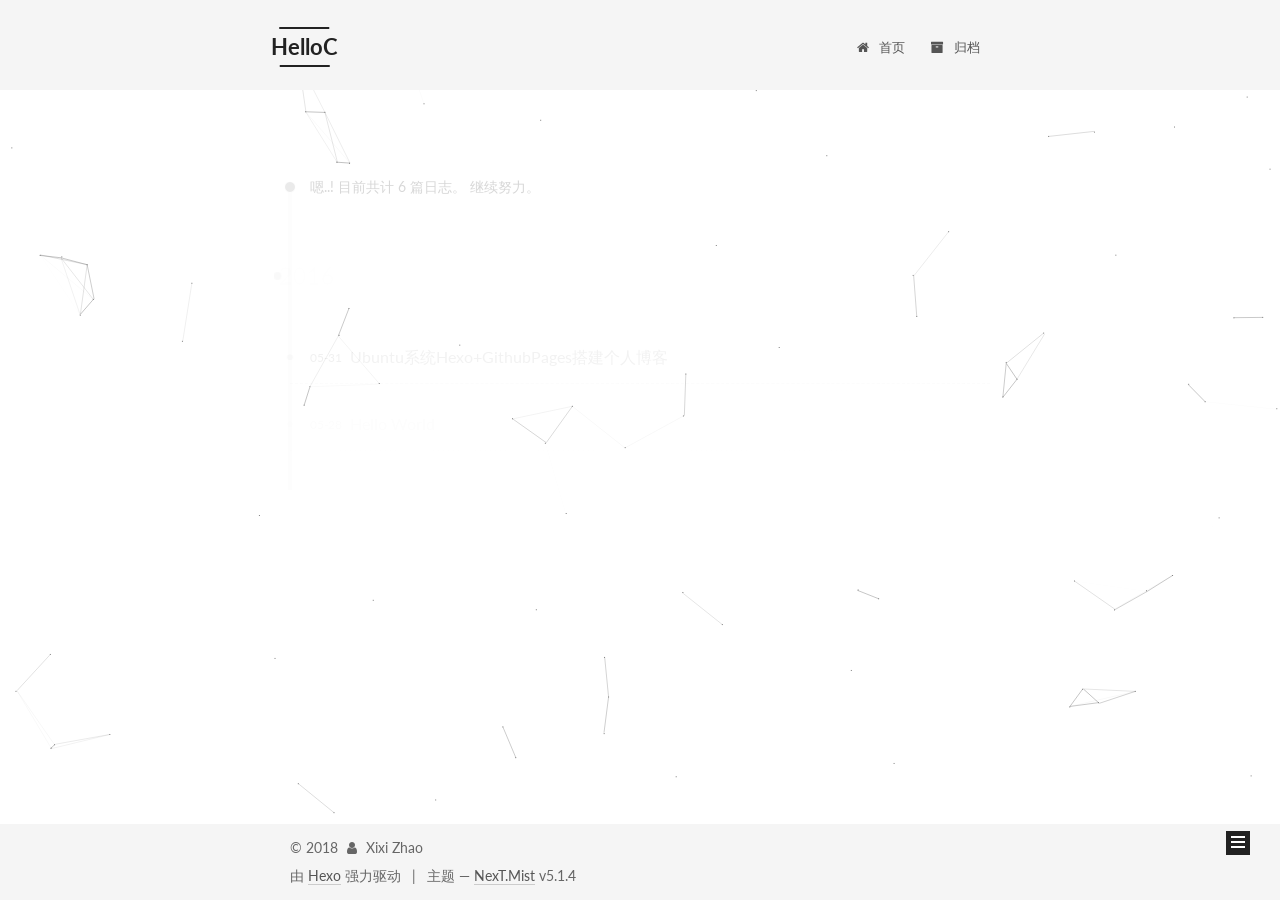
<file: archives/2016/05/index.html>
<!DOCTYPE html>



  


<html class="theme-next mist use-motion" lang="zh-Hans">
<head>
  <meta charset="UTF-8"/>
<meta http-equiv="X-UA-Compatible" content="IE=edge" />
<meta name="viewport" content="width=device-width, initial-scale=1, maximum-scale=1"/>
<meta name="theme-color" content="#222">









<meta http-equiv="Cache-Control" content="no-transform" />
<meta http-equiv="Cache-Control" content="no-siteapp" />
















  
  
  <link href="/lib/fancybox/source/jquery.fancybox.css?v=2.1.5" rel="stylesheet" type="text/css" />




  
  
  
  

  
    
    
  

  

  

  

  

  
    
    
    <link href="//fonts.googleapis.com/css?family=Lato:300,300italic,400,400italic,700,700italic&subset=latin,latin-ext" rel="stylesheet" type="text/css">
  






<link href="/lib/font-awesome/css/font-awesome.min.css?v=4.6.2" rel="stylesheet" type="text/css" />

<link href="/css/main.css?v=5.1.4" rel="stylesheet" type="text/css" />


  <link rel="apple-touch-icon" sizes="180x180" href="/images/apple-touch-icon-next.png?v=5.1.4">


  <link rel="icon" type="image/png" sizes="32x32" href="/images/favicon-32x32-next.png?v=5.1.4">


  <link rel="icon" type="image/png" sizes="16x16" href="/images/favicon-16x16-next.png?v=5.1.4">


  <link rel="mask-icon" href="/images/logo.svg?v=5.1.4" color="#222">





  <meta name="keywords" content="Hexo, NexT" />










<meta property="og:type" content="website">
<meta property="og:title" content="HelloC">
<meta property="og:url" content="http://yoursite.com/archives/2016/05/index.html">
<meta property="og:site_name" content="HelloC">
<meta property="og:locale" content="zh-Hans">
<meta name="twitter:card" content="summary">
<meta name="twitter:title" content="HelloC">



<script type="text/javascript" id="hexo.configurations">
  var NexT = window.NexT || {};
  var CONFIG = {
    root: '/',
    scheme: 'Mist',
    version: '5.1.4',
    sidebar: {"position":"left","display":"post","offset":12,"b2t":false,"scrollpercent":false,"onmobile":false},
    fancybox: true,
    tabs: true,
    motion: {"enable":true,"async":false,"transition":{"post_block":"fadeIn","post_header":"slideDownIn","post_body":"slideDownIn","coll_header":"slideLeftIn","sidebar":"slideUpIn"}},
    duoshuo: {
      userId: '0',
      author: '博主'
    },
    algolia: {
      applicationID: '',
      apiKey: '',
      indexName: '',
      hits: {"per_page":10},
      labels: {"input_placeholder":"Search for Posts","hits_empty":"We didn't find any results for the search: ${query}","hits_stats":"${hits} results found in ${time} ms"}
    }
  };
</script>



  <link rel="canonical" href="http://yoursite.com/archives/2016/05/"/>





  <title>归档 | HelloC</title>
  








</head>

<body itemscope itemtype="http://schema.org/WebPage" lang="zh-Hans">

  
  
    
  

  <div class="container sidebar-position-left page-archive">
    <div class="headband"></div>

    <header id="header" class="header" itemscope itemtype="http://schema.org/WPHeader">
      <div class="header-inner"><div class="site-brand-wrapper">
  <div class="site-meta ">
    

    <div class="custom-logo-site-title">
      <a href="/"  class="brand" rel="start">
        <span class="logo-line-before"><i></i></span>
        <span class="site-title">HelloC</span>
        <span class="logo-line-after"><i></i></span>
      </a>
    </div>
      
        <p class="site-subtitle"></p>
      
  </div>

  <div class="site-nav-toggle">
    <button>
      <span class="btn-bar"></span>
      <span class="btn-bar"></span>
      <span class="btn-bar"></span>
    </button>
  </div>
</div>

<nav class="site-nav">
  

  
    <ul id="menu" class="menu">
      
        
        <li class="menu-item menu-item-home">
          <a href="/" rel="section">
            
              <i class="menu-item-icon fa fa-fw fa-home"></i> <br />
            
            首页
          </a>
        </li>
      
        
        <li class="menu-item menu-item-archives">
          <a href="/archives/" rel="section">
            
              <i class="menu-item-icon fa fa-fw fa-archive"></i> <br />
            
            归档
          </a>
        </li>
      

      
    </ul>
  

  
</nav>



 </div>
    </header>

    <main id="main" class="main">
      <div class="main-inner">
        <div class="content-wrap">
          <div id="content" class="content">
            

  
  
  
  <div class="post-block archive">
    <div id="posts" class="posts-collapse">
      <span class="archive-move-on"></span>

      <span class="archive-page-counter">
        
        
        
          
        
        嗯..! 目前共计 6 篇日志。 继续努力。
      </span>

      

        
        
        

        
          
          <div class="collection-title">
            <h1 class="archive-year" id="archive-year-2016">2016</h1>
          </div>
        
        

        

  <article class="post post-type-normal" itemscope itemtype="http://schema.org/Article">
    <header class="post-header">

      <h2 class="post-title">
        
            <a class="post-title-link" href="/2016/05/31/how-to-start/" itemprop="url">
              
                <span itemprop="name">Ubuntu系统Hexo+GithubPages搭建个人博客</span>
              
            </a>
        
      </h2>

      <div class="post-meta">
        <time class="post-time" itemprop="dateCreated"
              datetime="2016-05-31T19:50:11+08:00"
              content="2016-05-31" >
          05-31
        </time>
      </div>

    </header>
  </article>



      

        
        
        

        
        

        

  <article class="post post-type-normal" itemscope itemtype="http://schema.org/Article">
    <header class="post-header">

      <h2 class="post-title">
        
            <a class="post-title-link" href="/2016/05/28/hello-world/" itemprop="url">
              
                <span itemprop="name">Hello World</span>
              
            </a>
        
      </h2>

      <div class="post-meta">
        <time class="post-time" itemprop="dateCreated"
              datetime="2016-05-28T13:50:17+08:00"
              content="2016-05-28" >
          05-28
        </time>
      </div>

    </header>
  </article>



      

    </div>
  </div>
  
  
  

  



          </div>
          


          

        </div>
        
          
  
  <div class="sidebar-toggle">
    <div class="sidebar-toggle-line-wrap">
      <span class="sidebar-toggle-line sidebar-toggle-line-first"></span>
      <span class="sidebar-toggle-line sidebar-toggle-line-middle"></span>
      <span class="sidebar-toggle-line sidebar-toggle-line-last"></span>
    </div>
  </div>

  <aside id="sidebar" class="sidebar">
    
    <div class="sidebar-inner">

      

      

      <section class="site-overview-wrap sidebar-panel sidebar-panel-active">
        <div class="site-overview">
          <div class="site-author motion-element" itemprop="author" itemscope itemtype="http://schema.org/Person">
            
              <img class="site-author-image" itemprop="image"
                src="/images/avatar.jpg"
                alt="Xixi Zhao" />
            
              <p class="site-author-name" itemprop="name">Xixi Zhao</p>
              <p class="site-description motion-element" itemprop="description"></p>
          </div>

          <nav class="site-state motion-element">

            
              <div class="site-state-item site-state-posts">
              
                <a href="/archives/">
              
                  <span class="site-state-item-count">6</span>
                  <span class="site-state-item-name">日志</span>
                </a>
              </div>
            

            

            

          </nav>

          

          

          
          

          
          

          

        </div>
      </section>

      

      

    </div>
  </aside>


        
      </div>
    </main>

    <footer id="footer" class="footer">
      <div class="footer-inner">
        <div class="copyright">&copy; <span itemprop="copyrightYear">2018</span>
  <span class="with-love">
    <i class="fa fa-user"></i>
  </span>
  <span class="author" itemprop="copyrightHolder">Xixi Zhao</span>

  
</div>


  <div class="powered-by">由 <a class="theme-link" target="_blank" href="https://hexo.io">Hexo</a> 强力驱动</div>



  <span class="post-meta-divider">|</span>



  <div class="theme-info">主题 &mdash; <a class="theme-link" target="_blank" href="https://github.com/iissnan/hexo-theme-next">NexT.Mist</a> v5.1.4</div>




        







        
      </div>
    </footer>

    
      <div class="back-to-top">
        <i class="fa fa-arrow-up"></i>
        
      </div>
    

    

  </div>

  

<script type="text/javascript">
  if (Object.prototype.toString.call(window.Promise) !== '[object Function]') {
    window.Promise = null;
  }
</script>









  


  











  
  
    <script type="text/javascript" src="/lib/jquery/index.js?v=2.1.3"></script>
  

  
  
    <script type="text/javascript" src="/lib/fastclick/lib/fastclick.min.js?v=1.0.6"></script>
  

  
  
    <script type="text/javascript" src="/lib/jquery_lazyload/jquery.lazyload.js?v=1.9.7"></script>
  

  
  
    <script type="text/javascript" src="/lib/velocity/velocity.min.js?v=1.2.1"></script>
  

  
  
    <script type="text/javascript" src="/lib/velocity/velocity.ui.min.js?v=1.2.1"></script>
  

  
  
    <script type="text/javascript" src="/lib/fancybox/source/jquery.fancybox.pack.js?v=2.1.5"></script>
  

  
  
    <script type="text/javascript" src="/lib/canvas-nest/canvas-nest.min.js"></script>
  


  


  <script type="text/javascript" src="/js/src/utils.js?v=5.1.4"></script>

  <script type="text/javascript" src="/js/src/motion.js?v=5.1.4"></script>



  
  

  

  


  <script type="text/javascript" src="/js/src/bootstrap.js?v=5.1.4"></script>



  


  




	





  





  












  





  

  

  

  
  

  

  

  

</body>
</html>
</file>
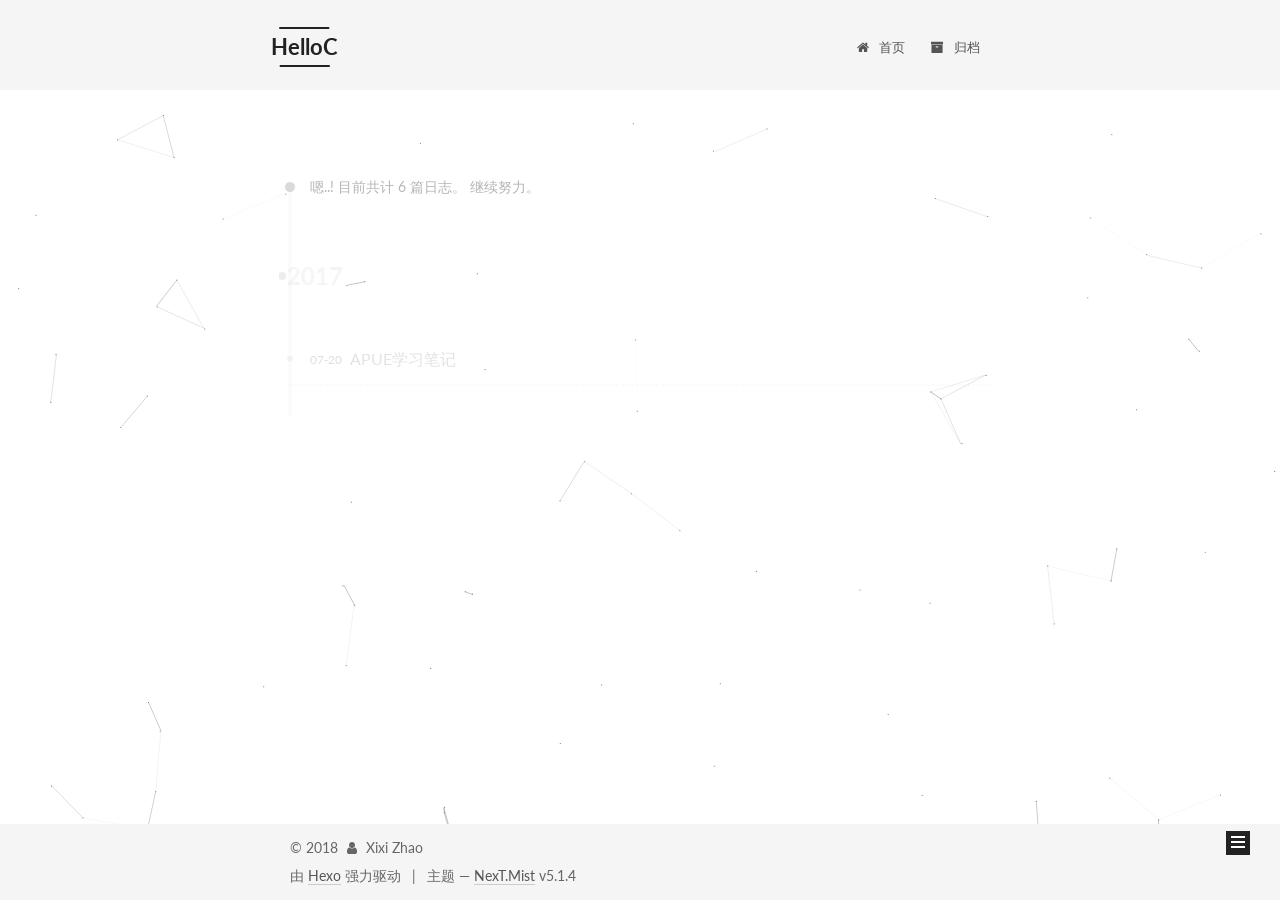
<file: archives/2017/07/index.html>
<!DOCTYPE html>



  


<html class="theme-next mist use-motion" lang="zh-Hans">
<head>
  <meta charset="UTF-8"/>
<meta http-equiv="X-UA-Compatible" content="IE=edge" />
<meta name="viewport" content="width=device-width, initial-scale=1, maximum-scale=1"/>
<meta name="theme-color" content="#222">









<meta http-equiv="Cache-Control" content="no-transform" />
<meta http-equiv="Cache-Control" content="no-siteapp" />
















  
  
  <link href="/lib/fancybox/source/jquery.fancybox.css?v=2.1.5" rel="stylesheet" type="text/css" />




  
  
  
  

  
    
    
  

  

  

  

  

  
    
    
    <link href="//fonts.googleapis.com/css?family=Lato:300,300italic,400,400italic,700,700italic&subset=latin,latin-ext" rel="stylesheet" type="text/css">
  






<link href="/lib/font-awesome/css/font-awesome.min.css?v=4.6.2" rel="stylesheet" type="text/css" />

<link href="/css/main.css?v=5.1.4" rel="stylesheet" type="text/css" />


  <link rel="apple-touch-icon" sizes="180x180" href="/images/apple-touch-icon-next.png?v=5.1.4">


  <link rel="icon" type="image/png" sizes="32x32" href="/images/favicon-32x32-next.png?v=5.1.4">


  <link rel="icon" type="image/png" sizes="16x16" href="/images/favicon-16x16-next.png?v=5.1.4">


  <link rel="mask-icon" href="/images/logo.svg?v=5.1.4" color="#222">





  <meta name="keywords" content="Hexo, NexT" />










<meta property="og:type" content="website">
<meta property="og:title" content="HelloC">
<meta property="og:url" content="http://yoursite.com/archives/2017/07/index.html">
<meta property="og:site_name" content="HelloC">
<meta property="og:locale" content="zh-Hans">
<meta name="twitter:card" content="summary">
<meta name="twitter:title" content="HelloC">



<script type="text/javascript" id="hexo.configurations">
  var NexT = window.NexT || {};
  var CONFIG = {
    root: '/',
    scheme: 'Mist',
    version: '5.1.4',
    sidebar: {"position":"left","display":"post","offset":12,"b2t":false,"scrollpercent":false,"onmobile":false},
    fancybox: true,
    tabs: true,
    motion: {"enable":true,"async":false,"transition":{"post_block":"fadeIn","post_header":"slideDownIn","post_body":"slideDownIn","coll_header":"slideLeftIn","sidebar":"slideUpIn"}},
    duoshuo: {
      userId: '0',
      author: '博主'
    },
    algolia: {
      applicationID: '',
      apiKey: '',
      indexName: '',
      hits: {"per_page":10},
      labels: {"input_placeholder":"Search for Posts","hits_empty":"We didn't find any results for the search: ${query}","hits_stats":"${hits} results found in ${time} ms"}
    }
  };
</script>



  <link rel="canonical" href="http://yoursite.com/archives/2017/07/"/>





  <title>归档 | HelloC</title>
  








</head>

<body itemscope itemtype="http://schema.org/WebPage" lang="zh-Hans">

  
  
    
  

  <div class="container sidebar-position-left page-archive">
    <div class="headband"></div>

    <header id="header" class="header" itemscope itemtype="http://schema.org/WPHeader">
      <div class="header-inner"><div class="site-brand-wrapper">
  <div class="site-meta ">
    

    <div class="custom-logo-site-title">
      <a href="/"  class="brand" rel="start">
        <span class="logo-line-before"><i></i></span>
        <span class="site-title">HelloC</span>
        <span class="logo-line-after"><i></i></span>
      </a>
    </div>
      
        <p class="site-subtitle"></p>
      
  </div>

  <div class="site-nav-toggle">
    <button>
      <span class="btn-bar"></span>
      <span class="btn-bar"></span>
      <span class="btn-bar"></span>
    </button>
  </div>
</div>

<nav class="site-nav">
  

  
    <ul id="menu" class="menu">
      
        
        <li class="menu-item menu-item-home">
          <a href="/" rel="section">
            
              <i class="menu-item-icon fa fa-fw fa-home"></i> <br />
            
            首页
          </a>
        </li>
      
        
        <li class="menu-item menu-item-archives">
          <a href="/archives/" rel="section">
            
              <i class="menu-item-icon fa fa-fw fa-archive"></i> <br />
            
            归档
          </a>
        </li>
      

      
    </ul>
  

  
</nav>



 </div>
    </header>

    <main id="main" class="main">
      <div class="main-inner">
        <div class="content-wrap">
          <div id="content" class="content">
            

  
  
  
  <div class="post-block archive">
    <div id="posts" class="posts-collapse">
      <span class="archive-move-on"></span>

      <span class="archive-page-counter">
        
        
        
          
        
        嗯..! 目前共计 6 篇日志。 继续努力。
      </span>

      

        
        
        

        
          
          <div class="collection-title">
            <h1 class="archive-year" id="archive-year-2017">2017</h1>
          </div>
        
        

        

  <article class="post post-type-normal" itemscope itemtype="http://schema.org/Article">
    <header class="post-header">

      <h2 class="post-title">
        
            <a class="post-title-link" href="/2017/07/20/apue-notes/" itemprop="url">
              
                <span itemprop="name">APUE学习笔记</span>
              
            </a>
        
      </h2>

      <div class="post-meta">
        <time class="post-time" itemprop="dateCreated"
              datetime="2017-07-20T13:50:17+08:00"
              content="2017-07-20" >
          07-20
        </time>
      </div>

    </header>
  </article>



      

    </div>
  </div>
  
  
  

  



          </div>
          


          

        </div>
        
          
  
  <div class="sidebar-toggle">
    <div class="sidebar-toggle-line-wrap">
      <span class="sidebar-toggle-line sidebar-toggle-line-first"></span>
      <span class="sidebar-toggle-line sidebar-toggle-line-middle"></span>
      <span class="sidebar-toggle-line sidebar-toggle-line-last"></span>
    </div>
  </div>

  <aside id="sidebar" class="sidebar">
    
    <div class="sidebar-inner">

      

      

      <section class="site-overview-wrap sidebar-panel sidebar-panel-active">
        <div class="site-overview">
          <div class="site-author motion-element" itemprop="author" itemscope itemtype="http://schema.org/Person">
            
              <img class="site-author-image" itemprop="image"
                src="/images/avatar.jpg"
                alt="Xixi Zhao" />
            
              <p class="site-author-name" itemprop="name">Xixi Zhao</p>
              <p class="site-description motion-element" itemprop="description"></p>
          </div>

          <nav class="site-state motion-element">

            
              <div class="site-state-item site-state-posts">
              
                <a href="/archives/">
              
                  <span class="site-state-item-count">6</span>
                  <span class="site-state-item-name">日志</span>
                </a>
              </div>
            

            

            

          </nav>

          

          

          
          

          
          

          

        </div>
      </section>

      

      

    </div>
  </aside>


        
      </div>
    </main>

    <footer id="footer" class="footer">
      <div class="footer-inner">
        <div class="copyright">&copy; <span itemprop="copyrightYear">2018</span>
  <span class="with-love">
    <i class="fa fa-user"></i>
  </span>
  <span class="author" itemprop="copyrightHolder">Xixi Zhao</span>

  
</div>


  <div class="powered-by">由 <a class="theme-link" target="_blank" href="https://hexo.io">Hexo</a> 强力驱动</div>



  <span class="post-meta-divider">|</span>



  <div class="theme-info">主题 &mdash; <a class="theme-link" target="_blank" href="https://github.com/iissnan/hexo-theme-next">NexT.Mist</a> v5.1.4</div>




        







        
      </div>
    </footer>

    
      <div class="back-to-top">
        <i class="fa fa-arrow-up"></i>
        
      </div>
    

    

  </div>

  

<script type="text/javascript">
  if (Object.prototype.toString.call(window.Promise) !== '[object Function]') {
    window.Promise = null;
  }
</script>









  


  











  
  
    <script type="text/javascript" src="/lib/jquery/index.js?v=2.1.3"></script>
  

  
  
    <script type="text/javascript" src="/lib/fastclick/lib/fastclick.min.js?v=1.0.6"></script>
  

  
  
    <script type="text/javascript" src="/lib/jquery_lazyload/jquery.lazyload.js?v=1.9.7"></script>
  

  
  
    <script type="text/javascript" src="/lib/velocity/velocity.min.js?v=1.2.1"></script>
  

  
  
    <script type="text/javascript" src="/lib/velocity/velocity.ui.min.js?v=1.2.1"></script>
  

  
  
    <script type="text/javascript" src="/lib/fancybox/source/jquery.fancybox.pack.js?v=2.1.5"></script>
  

  
  
    <script type="text/javascript" src="/lib/canvas-nest/canvas-nest.min.js"></script>
  


  


  <script type="text/javascript" src="/js/src/utils.js?v=5.1.4"></script>

  <script type="text/javascript" src="/js/src/motion.js?v=5.1.4"></script>



  
  

  

  


  <script type="text/javascript" src="/js/src/bootstrap.js?v=5.1.4"></script>



  


  




	





  





  












  





  

  

  

  
  

  

  

  

</body>
</html>
</file>
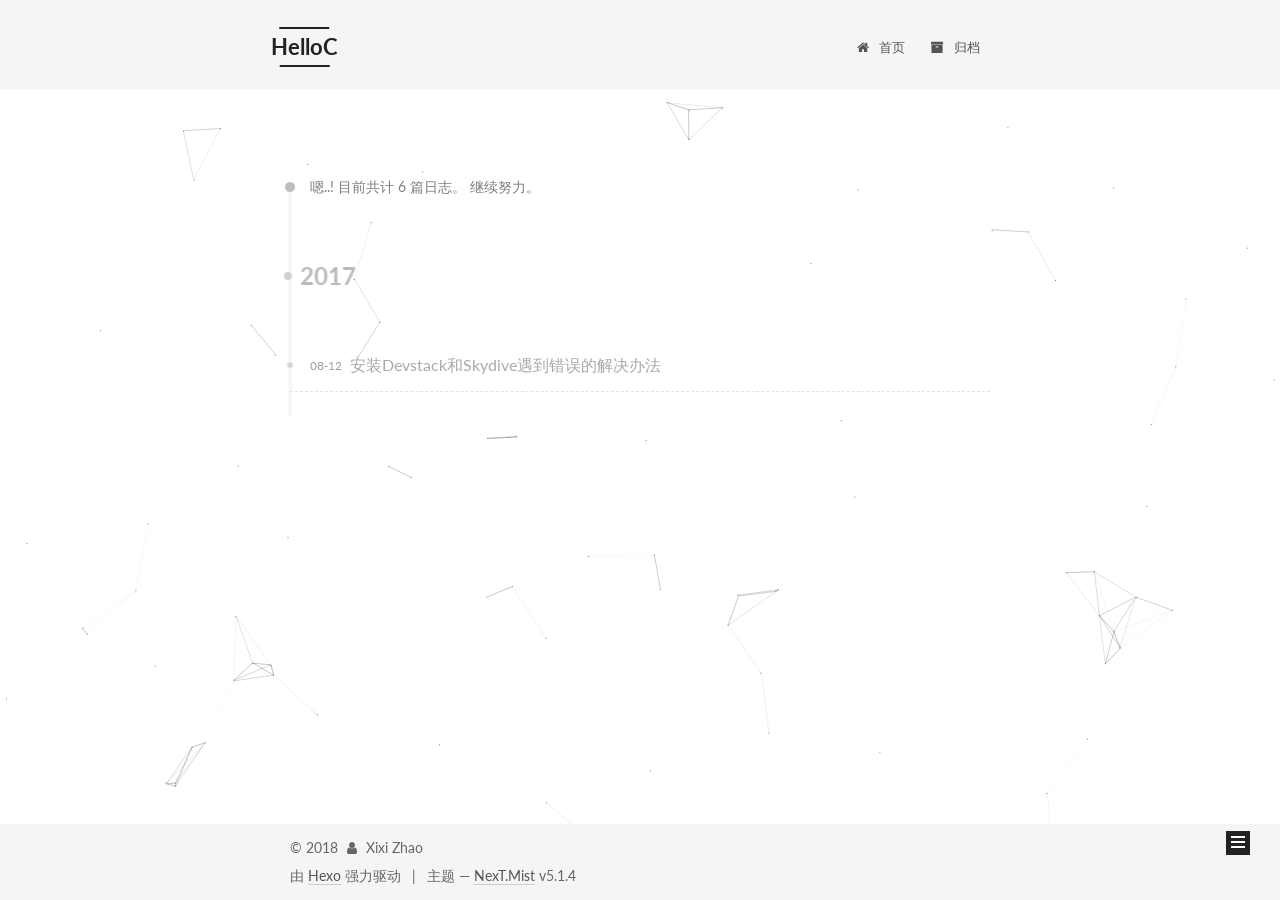
<file: archives/2017/08/index.html>
<!DOCTYPE html>



  


<html class="theme-next mist use-motion" lang="zh-Hans">
<head>
  <meta charset="UTF-8"/>
<meta http-equiv="X-UA-Compatible" content="IE=edge" />
<meta name="viewport" content="width=device-width, initial-scale=1, maximum-scale=1"/>
<meta name="theme-color" content="#222">









<meta http-equiv="Cache-Control" content="no-transform" />
<meta http-equiv="Cache-Control" content="no-siteapp" />
















  
  
  <link href="/lib/fancybox/source/jquery.fancybox.css?v=2.1.5" rel="stylesheet" type="text/css" />




  
  
  
  

  
    
    
  

  

  

  

  

  
    
    
    <link href="//fonts.googleapis.com/css?family=Lato:300,300italic,400,400italic,700,700italic&subset=latin,latin-ext" rel="stylesheet" type="text/css">
  






<link href="/lib/font-awesome/css/font-awesome.min.css?v=4.6.2" rel="stylesheet" type="text/css" />

<link href="/css/main.css?v=5.1.4" rel="stylesheet" type="text/css" />


  <link rel="apple-touch-icon" sizes="180x180" href="/images/apple-touch-icon-next.png?v=5.1.4">


  <link rel="icon" type="image/png" sizes="32x32" href="/images/favicon-32x32-next.png?v=5.1.4">


  <link rel="icon" type="image/png" sizes="16x16" href="/images/favicon-16x16-next.png?v=5.1.4">


  <link rel="mask-icon" href="/images/logo.svg?v=5.1.4" color="#222">





  <meta name="keywords" content="Hexo, NexT" />










<meta property="og:type" content="website">
<meta property="og:title" content="HelloC">
<meta property="og:url" content="http://yoursite.com/archives/2017/08/index.html">
<meta property="og:site_name" content="HelloC">
<meta property="og:locale" content="zh-Hans">
<meta name="twitter:card" content="summary">
<meta name="twitter:title" content="HelloC">



<script type="text/javascript" id="hexo.configurations">
  var NexT = window.NexT || {};
  var CONFIG = {
    root: '/',
    scheme: 'Mist',
    version: '5.1.4',
    sidebar: {"position":"left","display":"post","offset":12,"b2t":false,"scrollpercent":false,"onmobile":false},
    fancybox: true,
    tabs: true,
    motion: {"enable":true,"async":false,"transition":{"post_block":"fadeIn","post_header":"slideDownIn","post_body":"slideDownIn","coll_header":"slideLeftIn","sidebar":"slideUpIn"}},
    duoshuo: {
      userId: '0',
      author: '博主'
    },
    algolia: {
      applicationID: '',
      apiKey: '',
      indexName: '',
      hits: {"per_page":10},
      labels: {"input_placeholder":"Search for Posts","hits_empty":"We didn't find any results for the search: ${query}","hits_stats":"${hits} results found in ${time} ms"}
    }
  };
</script>



  <link rel="canonical" href="http://yoursite.com/archives/2017/08/"/>





  <title>归档 | HelloC</title>
  








</head>

<body itemscope itemtype="http://schema.org/WebPage" lang="zh-Hans">

  
  
    
  

  <div class="container sidebar-position-left page-archive">
    <div class="headband"></div>

    <header id="header" class="header" itemscope itemtype="http://schema.org/WPHeader">
      <div class="header-inner"><div class="site-brand-wrapper">
  <div class="site-meta ">
    

    <div class="custom-logo-site-title">
      <a href="/"  class="brand" rel="start">
        <span class="logo-line-before"><i></i></span>
        <span class="site-title">HelloC</span>
        <span class="logo-line-after"><i></i></span>
      </a>
    </div>
      
        <p class="site-subtitle"></p>
      
  </div>

  <div class="site-nav-toggle">
    <button>
      <span class="btn-bar"></span>
      <span class="btn-bar"></span>
      <span class="btn-bar"></span>
    </button>
  </div>
</div>

<nav class="site-nav">
  

  
    <ul id="menu" class="menu">
      
        
        <li class="menu-item menu-item-home">
          <a href="/" rel="section">
            
              <i class="menu-item-icon fa fa-fw fa-home"></i> <br />
            
            首页
          </a>
        </li>
      
        
        <li class="menu-item menu-item-archives">
          <a href="/archives/" rel="section">
            
              <i class="menu-item-icon fa fa-fw fa-archive"></i> <br />
            
            归档
          </a>
        </li>
      

      
    </ul>
  

  
</nav>



 </div>
    </header>

    <main id="main" class="main">
      <div class="main-inner">
        <div class="content-wrap">
          <div id="content" class="content">
            

  
  
  
  <div class="post-block archive">
    <div id="posts" class="posts-collapse">
      <span class="archive-move-on"></span>

      <span class="archive-page-counter">
        
        
        
          
        
        嗯..! 目前共计 6 篇日志。 继续努力。
      </span>

      

        
        
        

        
          
          <div class="collection-title">
            <h1 class="archive-year" id="archive-year-2017">2017</h1>
          </div>
        
        

        

  <article class="post post-type-normal" itemscope itemtype="http://schema.org/Article">
    <header class="post-header">

      <h2 class="post-title">
        
            <a class="post-title-link" href="/2017/08/12/skydive-installation/" itemprop="url">
              
                <span itemprop="name">安装Devstack和Skydive遇到错误的解决办法</span>
              
            </a>
        
      </h2>

      <div class="post-meta">
        <time class="post-time" itemprop="dateCreated"
              datetime="2017-08-12T11:15:11+08:00"
              content="2017-08-12" >
          08-12
        </time>
      </div>

    </header>
  </article>



      

    </div>
  </div>
  
  
  

  



          </div>
          


          

        </div>
        
          
  
  <div class="sidebar-toggle">
    <div class="sidebar-toggle-line-wrap">
      <span class="sidebar-toggle-line sidebar-toggle-line-first"></span>
      <span class="sidebar-toggle-line sidebar-toggle-line-middle"></span>
      <span class="sidebar-toggle-line sidebar-toggle-line-last"></span>
    </div>
  </div>

  <aside id="sidebar" class="sidebar">
    
    <div class="sidebar-inner">

      

      

      <section class="site-overview-wrap sidebar-panel sidebar-panel-active">
        <div class="site-overview">
          <div class="site-author motion-element" itemprop="author" itemscope itemtype="http://schema.org/Person">
            
              <img class="site-author-image" itemprop="image"
                src="/images/avatar.jpg"
                alt="Xixi Zhao" />
            
              <p class="site-author-name" itemprop="name">Xixi Zhao</p>
              <p class="site-description motion-element" itemprop="description"></p>
          </div>

          <nav class="site-state motion-element">

            
              <div class="site-state-item site-state-posts">
              
                <a href="/archives/">
              
                  <span class="site-state-item-count">6</span>
                  <span class="site-state-item-name">日志</span>
                </a>
              </div>
            

            

            

          </nav>

          

          

          
          

          
          

          

        </div>
      </section>

      

      

    </div>
  </aside>


        
      </div>
    </main>

    <footer id="footer" class="footer">
      <div class="footer-inner">
        <div class="copyright">&copy; <span itemprop="copyrightYear">2018</span>
  <span class="with-love">
    <i class="fa fa-user"></i>
  </span>
  <span class="author" itemprop="copyrightHolder">Xixi Zhao</span>

  
</div>


  <div class="powered-by">由 <a class="theme-link" target="_blank" href="https://hexo.io">Hexo</a> 强力驱动</div>



  <span class="post-meta-divider">|</span>



  <div class="theme-info">主题 &mdash; <a class="theme-link" target="_blank" href="https://github.com/iissnan/hexo-theme-next">NexT.Mist</a> v5.1.4</div>




        







        
      </div>
    </footer>

    
      <div class="back-to-top">
        <i class="fa fa-arrow-up"></i>
        
      </div>
    

    

  </div>

  

<script type="text/javascript">
  if (Object.prototype.toString.call(window.Promise) !== '[object Function]') {
    window.Promise = null;
  }
</script>









  


  











  
  
    <script type="text/javascript" src="/lib/jquery/index.js?v=2.1.3"></script>
  

  
  
    <script type="text/javascript" src="/lib/fastclick/lib/fastclick.min.js?v=1.0.6"></script>
  

  
  
    <script type="text/javascript" src="/lib/jquery_lazyload/jquery.lazyload.js?v=1.9.7"></script>
  

  
  
    <script type="text/javascript" src="/lib/velocity/velocity.min.js?v=1.2.1"></script>
  

  
  
    <script type="text/javascript" src="/lib/velocity/velocity.ui.min.js?v=1.2.1"></script>
  

  
  
    <script type="text/javascript" src="/lib/fancybox/source/jquery.fancybox.pack.js?v=2.1.5"></script>
  

  
  
    <script type="text/javascript" src="/lib/canvas-nest/canvas-nest.min.js"></script>
  


  


  <script type="text/javascript" src="/js/src/utils.js?v=5.1.4"></script>

  <script type="text/javascript" src="/js/src/motion.js?v=5.1.4"></script>



  
  

  

  


  <script type="text/javascript" src="/js/src/bootstrap.js?v=5.1.4"></script>



  


  




	





  





  












  





  

  

  

  
  

  

  

  

</body>
</html>
</file>
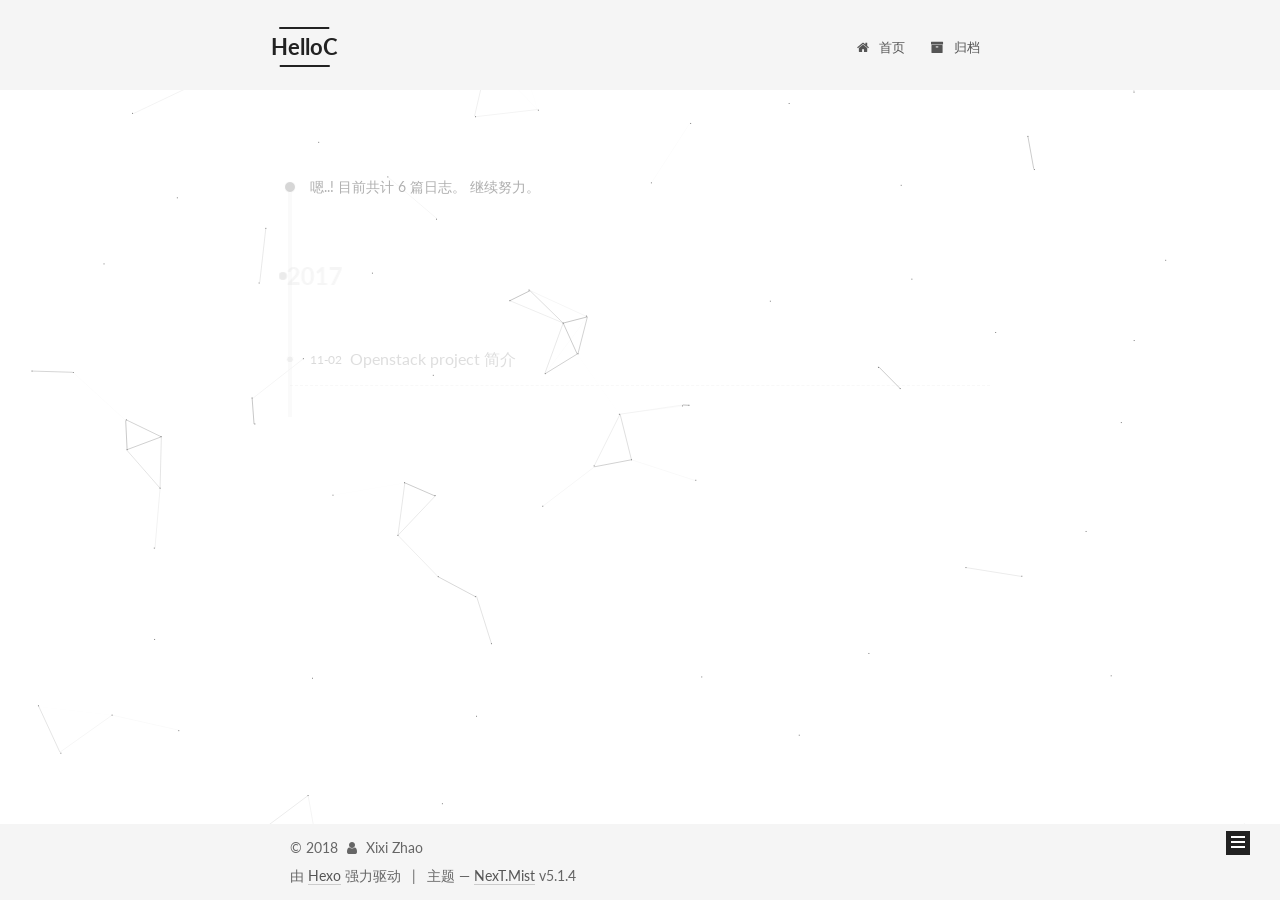
<file: archives/2017/11/index.html>
<!DOCTYPE html>



  


<html class="theme-next mist use-motion" lang="zh-Hans">
<head>
  <meta charset="UTF-8"/>
<meta http-equiv="X-UA-Compatible" content="IE=edge" />
<meta name="viewport" content="width=device-width, initial-scale=1, maximum-scale=1"/>
<meta name="theme-color" content="#222">









<meta http-equiv="Cache-Control" content="no-transform" />
<meta http-equiv="Cache-Control" content="no-siteapp" />
















  
  
  <link href="/lib/fancybox/source/jquery.fancybox.css?v=2.1.5" rel="stylesheet" type="text/css" />




  
  
  
  

  
    
    
  

  

  

  

  

  
    
    
    <link href="//fonts.googleapis.com/css?family=Lato:300,300italic,400,400italic,700,700italic&subset=latin,latin-ext" rel="stylesheet" type="text/css">
  






<link href="/lib/font-awesome/css/font-awesome.min.css?v=4.6.2" rel="stylesheet" type="text/css" />

<link href="/css/main.css?v=5.1.4" rel="stylesheet" type="text/css" />


  <link rel="apple-touch-icon" sizes="180x180" href="/images/apple-touch-icon-next.png?v=5.1.4">


  <link rel="icon" type="image/png" sizes="32x32" href="/images/favicon-32x32-next.png?v=5.1.4">


  <link rel="icon" type="image/png" sizes="16x16" href="/images/favicon-16x16-next.png?v=5.1.4">


  <link rel="mask-icon" href="/images/logo.svg?v=5.1.4" color="#222">





  <meta name="keywords" content="Hexo, NexT" />










<meta property="og:type" content="website">
<meta property="og:title" content="HelloC">
<meta property="og:url" content="http://yoursite.com/archives/2017/11/index.html">
<meta property="og:site_name" content="HelloC">
<meta property="og:locale" content="zh-Hans">
<meta name="twitter:card" content="summary">
<meta name="twitter:title" content="HelloC">



<script type="text/javascript" id="hexo.configurations">
  var NexT = window.NexT || {};
  var CONFIG = {
    root: '/',
    scheme: 'Mist',
    version: '5.1.4',
    sidebar: {"position":"left","display":"post","offset":12,"b2t":false,"scrollpercent":false,"onmobile":false},
    fancybox: true,
    tabs: true,
    motion: {"enable":true,"async":false,"transition":{"post_block":"fadeIn","post_header":"slideDownIn","post_body":"slideDownIn","coll_header":"slideLeftIn","sidebar":"slideUpIn"}},
    duoshuo: {
      userId: '0',
      author: '博主'
    },
    algolia: {
      applicationID: '',
      apiKey: '',
      indexName: '',
      hits: {"per_page":10},
      labels: {"input_placeholder":"Search for Posts","hits_empty":"We didn't find any results for the search: ${query}","hits_stats":"${hits} results found in ${time} ms"}
    }
  };
</script>



  <link rel="canonical" href="http://yoursite.com/archives/2017/11/"/>





  <title>归档 | HelloC</title>
  








</head>

<body itemscope itemtype="http://schema.org/WebPage" lang="zh-Hans">

  
  
    
  

  <div class="container sidebar-position-left page-archive">
    <div class="headband"></div>

    <header id="header" class="header" itemscope itemtype="http://schema.org/WPHeader">
      <div class="header-inner"><div class="site-brand-wrapper">
  <div class="site-meta ">
    

    <div class="custom-logo-site-title">
      <a href="/"  class="brand" rel="start">
        <span class="logo-line-before"><i></i></span>
        <span class="site-title">HelloC</span>
        <span class="logo-line-after"><i></i></span>
      </a>
    </div>
      
        <p class="site-subtitle"></p>
      
  </div>

  <div class="site-nav-toggle">
    <button>
      <span class="btn-bar"></span>
      <span class="btn-bar"></span>
      <span class="btn-bar"></span>
    </button>
  </div>
</div>

<nav class="site-nav">
  

  
    <ul id="menu" class="menu">
      
        
        <li class="menu-item menu-item-home">
          <a href="/" rel="section">
            
              <i class="menu-item-icon fa fa-fw fa-home"></i> <br />
            
            首页
          </a>
        </li>
      
        
        <li class="menu-item menu-item-archives">
          <a href="/archives/" rel="section">
            
              <i class="menu-item-icon fa fa-fw fa-archive"></i> <br />
            
            归档
          </a>
        </li>
      

      
    </ul>
  

  
</nav>



 </div>
    </header>

    <main id="main" class="main">
      <div class="main-inner">
        <div class="content-wrap">
          <div id="content" class="content">
            

  
  
  
  <div class="post-block archive">
    <div id="posts" class="posts-collapse">
      <span class="archive-move-on"></span>

      <span class="archive-page-counter">
        
        
        
          
        
        嗯..! 目前共计 6 篇日志。 继续努力。
      </span>

      

        
        
        

        
          
          <div class="collection-title">
            <h1 class="archive-year" id="archive-year-2017">2017</h1>
          </div>
        
        

        

  <article class="post post-type-normal" itemscope itemtype="http://schema.org/Article">
    <header class="post-header">

      <h2 class="post-title">
        
            <a class="post-title-link" href="/2017/11/02/openstack-project/" itemprop="url">
              
                <span itemprop="name">Openstack project 简介</span>
              
            </a>
        
      </h2>

      <div class="post-meta">
        <time class="post-time" itemprop="dateCreated"
              datetime="2017-11-02T23:28:11+08:00"
              content="2017-11-02" >
          11-02
        </time>
      </div>

    </header>
  </article>



      

    </div>
  </div>
  
  
  

  



          </div>
          


          

        </div>
        
          
  
  <div class="sidebar-toggle">
    <div class="sidebar-toggle-line-wrap">
      <span class="sidebar-toggle-line sidebar-toggle-line-first"></span>
      <span class="sidebar-toggle-line sidebar-toggle-line-middle"></span>
      <span class="sidebar-toggle-line sidebar-toggle-line-last"></span>
    </div>
  </div>

  <aside id="sidebar" class="sidebar">
    
    <div class="sidebar-inner">

      

      

      <section class="site-overview-wrap sidebar-panel sidebar-panel-active">
        <div class="site-overview">
          <div class="site-author motion-element" itemprop="author" itemscope itemtype="http://schema.org/Person">
            
              <img class="site-author-image" itemprop="image"
                src="/images/avatar.jpg"
                alt="Xixi Zhao" />
            
              <p class="site-author-name" itemprop="name">Xixi Zhao</p>
              <p class="site-description motion-element" itemprop="description"></p>
          </div>

          <nav class="site-state motion-element">

            
              <div class="site-state-item site-state-posts">
              
                <a href="/archives/">
              
                  <span class="site-state-item-count">6</span>
                  <span class="site-state-item-name">日志</span>
                </a>
              </div>
            

            

            

          </nav>

          

          

          
          

          
          

          

        </div>
      </section>

      

      

    </div>
  </aside>


        
      </div>
    </main>

    <footer id="footer" class="footer">
      <div class="footer-inner">
        <div class="copyright">&copy; <span itemprop="copyrightYear">2018</span>
  <span class="with-love">
    <i class="fa fa-user"></i>
  </span>
  <span class="author" itemprop="copyrightHolder">Xixi Zhao</span>

  
</div>


  <div class="powered-by">由 <a class="theme-link" target="_blank" href="https://hexo.io">Hexo</a> 强力驱动</div>



  <span class="post-meta-divider">|</span>



  <div class="theme-info">主题 &mdash; <a class="theme-link" target="_blank" href="https://github.com/iissnan/hexo-theme-next">NexT.Mist</a> v5.1.4</div>




        







        
      </div>
    </footer>

    
      <div class="back-to-top">
        <i class="fa fa-arrow-up"></i>
        
      </div>
    

    

  </div>

  

<script type="text/javascript">
  if (Object.prototype.toString.call(window.Promise) !== '[object Function]') {
    window.Promise = null;
  }
</script>









  


  











  
  
    <script type="text/javascript" src="/lib/jquery/index.js?v=2.1.3"></script>
  

  
  
    <script type="text/javascript" src="/lib/fastclick/lib/fastclick.min.js?v=1.0.6"></script>
  

  
  
    <script type="text/javascript" src="/lib/jquery_lazyload/jquery.lazyload.js?v=1.9.7"></script>
  

  
  
    <script type="text/javascript" src="/lib/velocity/velocity.min.js?v=1.2.1"></script>
  

  
  
    <script type="text/javascript" src="/lib/velocity/velocity.ui.min.js?v=1.2.1"></script>
  

  
  
    <script type="text/javascript" src="/lib/fancybox/source/jquery.fancybox.pack.js?v=2.1.5"></script>
  

  
  
    <script type="text/javascript" src="/lib/canvas-nest/canvas-nest.min.js"></script>
  


  


  <script type="text/javascript" src="/js/src/utils.js?v=5.1.4"></script>

  <script type="text/javascript" src="/js/src/motion.js?v=5.1.4"></script>



  
  

  

  


  <script type="text/javascript" src="/js/src/bootstrap.js?v=5.1.4"></script>



  


  




	





  





  












  





  

  

  

  
  

  

  

  

</body>
</html>
</file>
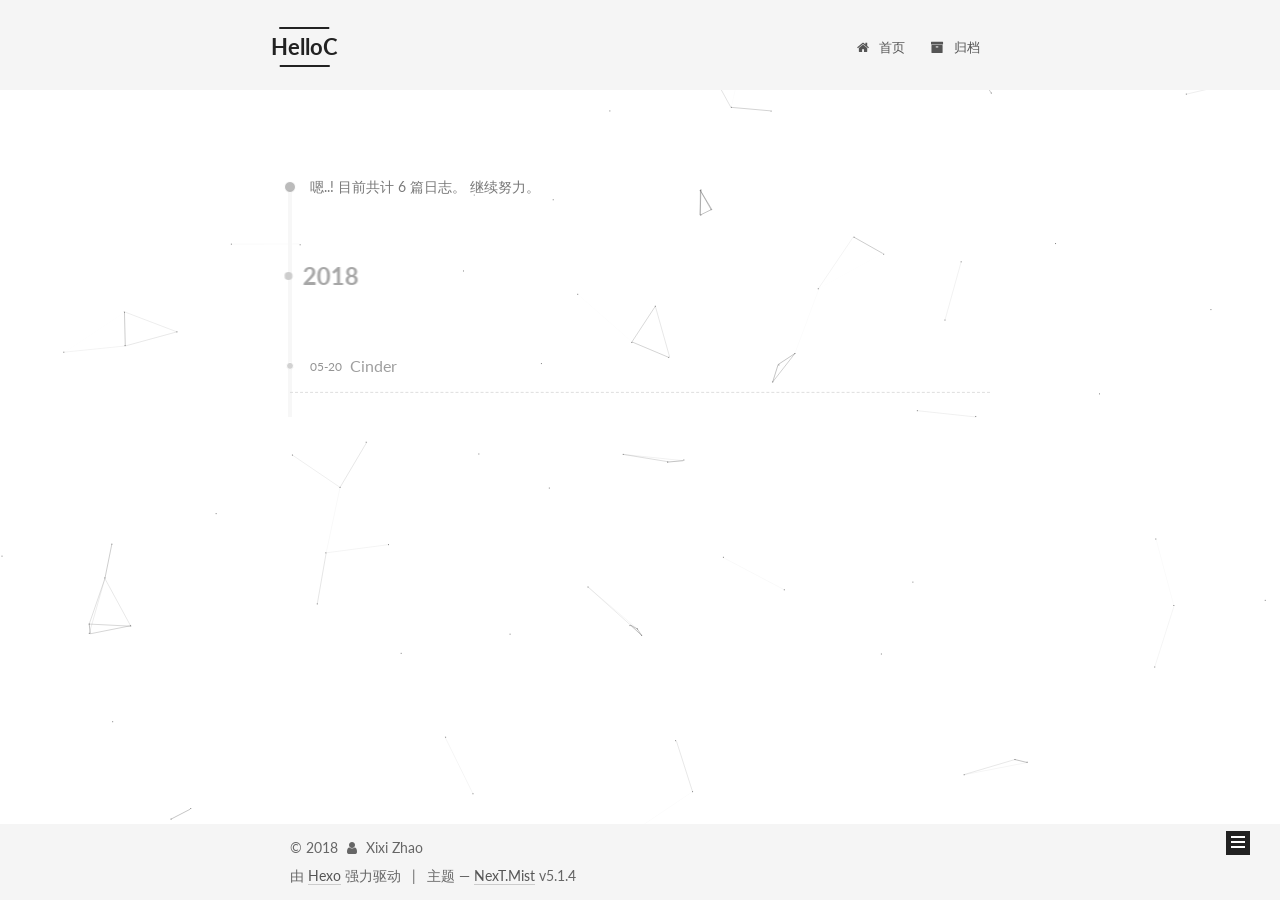
<file: archives/2018/05/index.html>
<!DOCTYPE html>



  


<html class="theme-next mist use-motion" lang="zh-Hans">
<head>
  <meta charset="UTF-8"/>
<meta http-equiv="X-UA-Compatible" content="IE=edge" />
<meta name="viewport" content="width=device-width, initial-scale=1, maximum-scale=1"/>
<meta name="theme-color" content="#222">









<meta http-equiv="Cache-Control" content="no-transform" />
<meta http-equiv="Cache-Control" content="no-siteapp" />
















  
  
  <link href="/lib/fancybox/source/jquery.fancybox.css?v=2.1.5" rel="stylesheet" type="text/css" />




  
  
  
  

  
    
    
  

  

  

  

  

  
    
    
    <link href="//fonts.googleapis.com/css?family=Lato:300,300italic,400,400italic,700,700italic&subset=latin,latin-ext" rel="stylesheet" type="text/css">
  






<link href="/lib/font-awesome/css/font-awesome.min.css?v=4.6.2" rel="stylesheet" type="text/css" />

<link href="/css/main.css?v=5.1.4" rel="stylesheet" type="text/css" />


  <link rel="apple-touch-icon" sizes="180x180" href="/images/apple-touch-icon-next.png?v=5.1.4">


  <link rel="icon" type="image/png" sizes="32x32" href="/images/favicon-32x32-next.png?v=5.1.4">


  <link rel="icon" type="image/png" sizes="16x16" href="/images/favicon-16x16-next.png?v=5.1.4">


  <link rel="mask-icon" href="/images/logo.svg?v=5.1.4" color="#222">





  <meta name="keywords" content="Hexo, NexT" />










<meta property="og:type" content="website">
<meta property="og:title" content="HelloC">
<meta property="og:url" content="http://yoursite.com/archives/2018/05/index.html">
<meta property="og:site_name" content="HelloC">
<meta property="og:locale" content="zh-Hans">
<meta name="twitter:card" content="summary">
<meta name="twitter:title" content="HelloC">



<script type="text/javascript" id="hexo.configurations">
  var NexT = window.NexT || {};
  var CONFIG = {
    root: '/',
    scheme: 'Mist',
    version: '5.1.4',
    sidebar: {"position":"left","display":"post","offset":12,"b2t":false,"scrollpercent":false,"onmobile":false},
    fancybox: true,
    tabs: true,
    motion: {"enable":true,"async":false,"transition":{"post_block":"fadeIn","post_header":"slideDownIn","post_body":"slideDownIn","coll_header":"slideLeftIn","sidebar":"slideUpIn"}},
    duoshuo: {
      userId: '0',
      author: '博主'
    },
    algolia: {
      applicationID: '',
      apiKey: '',
      indexName: '',
      hits: {"per_page":10},
      labels: {"input_placeholder":"Search for Posts","hits_empty":"We didn't find any results for the search: ${query}","hits_stats":"${hits} results found in ${time} ms"}
    }
  };
</script>



  <link rel="canonical" href="http://yoursite.com/archives/2018/05/"/>





  <title>归档 | HelloC</title>
  








</head>

<body itemscope itemtype="http://schema.org/WebPage" lang="zh-Hans">

  
  
    
  

  <div class="container sidebar-position-left page-archive">
    <div class="headband"></div>

    <header id="header" class="header" itemscope itemtype="http://schema.org/WPHeader">
      <div class="header-inner"><div class="site-brand-wrapper">
  <div class="site-meta ">
    

    <div class="custom-logo-site-title">
      <a href="/"  class="brand" rel="start">
        <span class="logo-line-before"><i></i></span>
        <span class="site-title">HelloC</span>
        <span class="logo-line-after"><i></i></span>
      </a>
    </div>
      
        <p class="site-subtitle"></p>
      
  </div>

  <div class="site-nav-toggle">
    <button>
      <span class="btn-bar"></span>
      <span class="btn-bar"></span>
      <span class="btn-bar"></span>
    </button>
  </div>
</div>

<nav class="site-nav">
  

  
    <ul id="menu" class="menu">
      
        
        <li class="menu-item menu-item-home">
          <a href="/" rel="section">
            
              <i class="menu-item-icon fa fa-fw fa-home"></i> <br />
            
            首页
          </a>
        </li>
      
        
        <li class="menu-item menu-item-archives">
          <a href="/archives/" rel="section">
            
              <i class="menu-item-icon fa fa-fw fa-archive"></i> <br />
            
            归档
          </a>
        </li>
      

      
    </ul>
  

  
</nav>



 </div>
    </header>

    <main id="main" class="main">
      <div class="main-inner">
        <div class="content-wrap">
          <div id="content" class="content">
            

  
  
  
  <div class="post-block archive">
    <div id="posts" class="posts-collapse">
      <span class="archive-move-on"></span>

      <span class="archive-page-counter">
        
        
        
          
        
        嗯..! 目前共计 6 篇日志。 继续努力。
      </span>

      

        
        
        

        
          
          <div class="collection-title">
            <h1 class="archive-year" id="archive-year-2018">2018</h1>
          </div>
        
        

        

  <article class="post post-type-normal" itemscope itemtype="http://schema.org/Article">
    <header class="post-header">

      <h2 class="post-title">
        
            <a class="post-title-link" href="/2018/05/20/cinder/" itemprop="url">
              
                <span itemprop="name">Cinder</span>
              
            </a>
        
      </h2>

      <div class="post-meta">
        <time class="post-time" itemprop="dateCreated"
              datetime="2018-05-20T13:50:17+08:00"
              content="2018-05-20" >
          05-20
        </time>
      </div>

    </header>
  </article>



      

    </div>
  </div>
  
  
  

  



          </div>
          


          

        </div>
        
          
  
  <div class="sidebar-toggle">
    <div class="sidebar-toggle-line-wrap">
      <span class="sidebar-toggle-line sidebar-toggle-line-first"></span>
      <span class="sidebar-toggle-line sidebar-toggle-line-middle"></span>
      <span class="sidebar-toggle-line sidebar-toggle-line-last"></span>
    </div>
  </div>

  <aside id="sidebar" class="sidebar">
    
    <div class="sidebar-inner">

      

      

      <section class="site-overview-wrap sidebar-panel sidebar-panel-active">
        <div class="site-overview">
          <div class="site-author motion-element" itemprop="author" itemscope itemtype="http://schema.org/Person">
            
              <img class="site-author-image" itemprop="image"
                src="/images/avatar.jpg"
                alt="Xixi Zhao" />
            
              <p class="site-author-name" itemprop="name">Xixi Zhao</p>
              <p class="site-description motion-element" itemprop="description"></p>
          </div>

          <nav class="site-state motion-element">

            
              <div class="site-state-item site-state-posts">
              
                <a href="/archives/">
              
                  <span class="site-state-item-count">6</span>
                  <span class="site-state-item-name">日志</span>
                </a>
              </div>
            

            

            

          </nav>

          

          

          
          

          
          

          

        </div>
      </section>

      

      

    </div>
  </aside>


        
      </div>
    </main>

    <footer id="footer" class="footer">
      <div class="footer-inner">
        <div class="copyright">&copy; <span itemprop="copyrightYear">2018</span>
  <span class="with-love">
    <i class="fa fa-user"></i>
  </span>
  <span class="author" itemprop="copyrightHolder">Xixi Zhao</span>

  
</div>


  <div class="powered-by">由 <a class="theme-link" target="_blank" href="https://hexo.io">Hexo</a> 强力驱动</div>



  <span class="post-meta-divider">|</span>



  <div class="theme-info">主题 &mdash; <a class="theme-link" target="_blank" href="https://github.com/iissnan/hexo-theme-next">NexT.Mist</a> v5.1.4</div>




        







        
      </div>
    </footer>

    
      <div class="back-to-top">
        <i class="fa fa-arrow-up"></i>
        
      </div>
    

    

  </div>

  

<script type="text/javascript">
  if (Object.prototype.toString.call(window.Promise) !== '[object Function]') {
    window.Promise = null;
  }
</script>









  


  











  
  
    <script type="text/javascript" src="/lib/jquery/index.js?v=2.1.3"></script>
  

  
  
    <script type="text/javascript" src="/lib/fastclick/lib/fastclick.min.js?v=1.0.6"></script>
  

  
  
    <script type="text/javascript" src="/lib/jquery_lazyload/jquery.lazyload.js?v=1.9.7"></script>
  

  
  
    <script type="text/javascript" src="/lib/velocity/velocity.min.js?v=1.2.1"></script>
  

  
  
    <script type="text/javascript" src="/lib/velocity/velocity.ui.min.js?v=1.2.1"></script>
  

  
  
    <script type="text/javascript" src="/lib/fancybox/source/jquery.fancybox.pack.js?v=2.1.5"></script>
  

  
  
    <script type="text/javascript" src="/lib/canvas-nest/canvas-nest.min.js"></script>
  


  


  <script type="text/javascript" src="/js/src/utils.js?v=5.1.4"></script>

  <script type="text/javascript" src="/js/src/motion.js?v=5.1.4"></script>



  
  

  

  


  <script type="text/javascript" src="/js/src/bootstrap.js?v=5.1.4"></script>



  


  




	





  





  












  





  

  

  

  
  

  

  

  

</body>
</html>
</file>
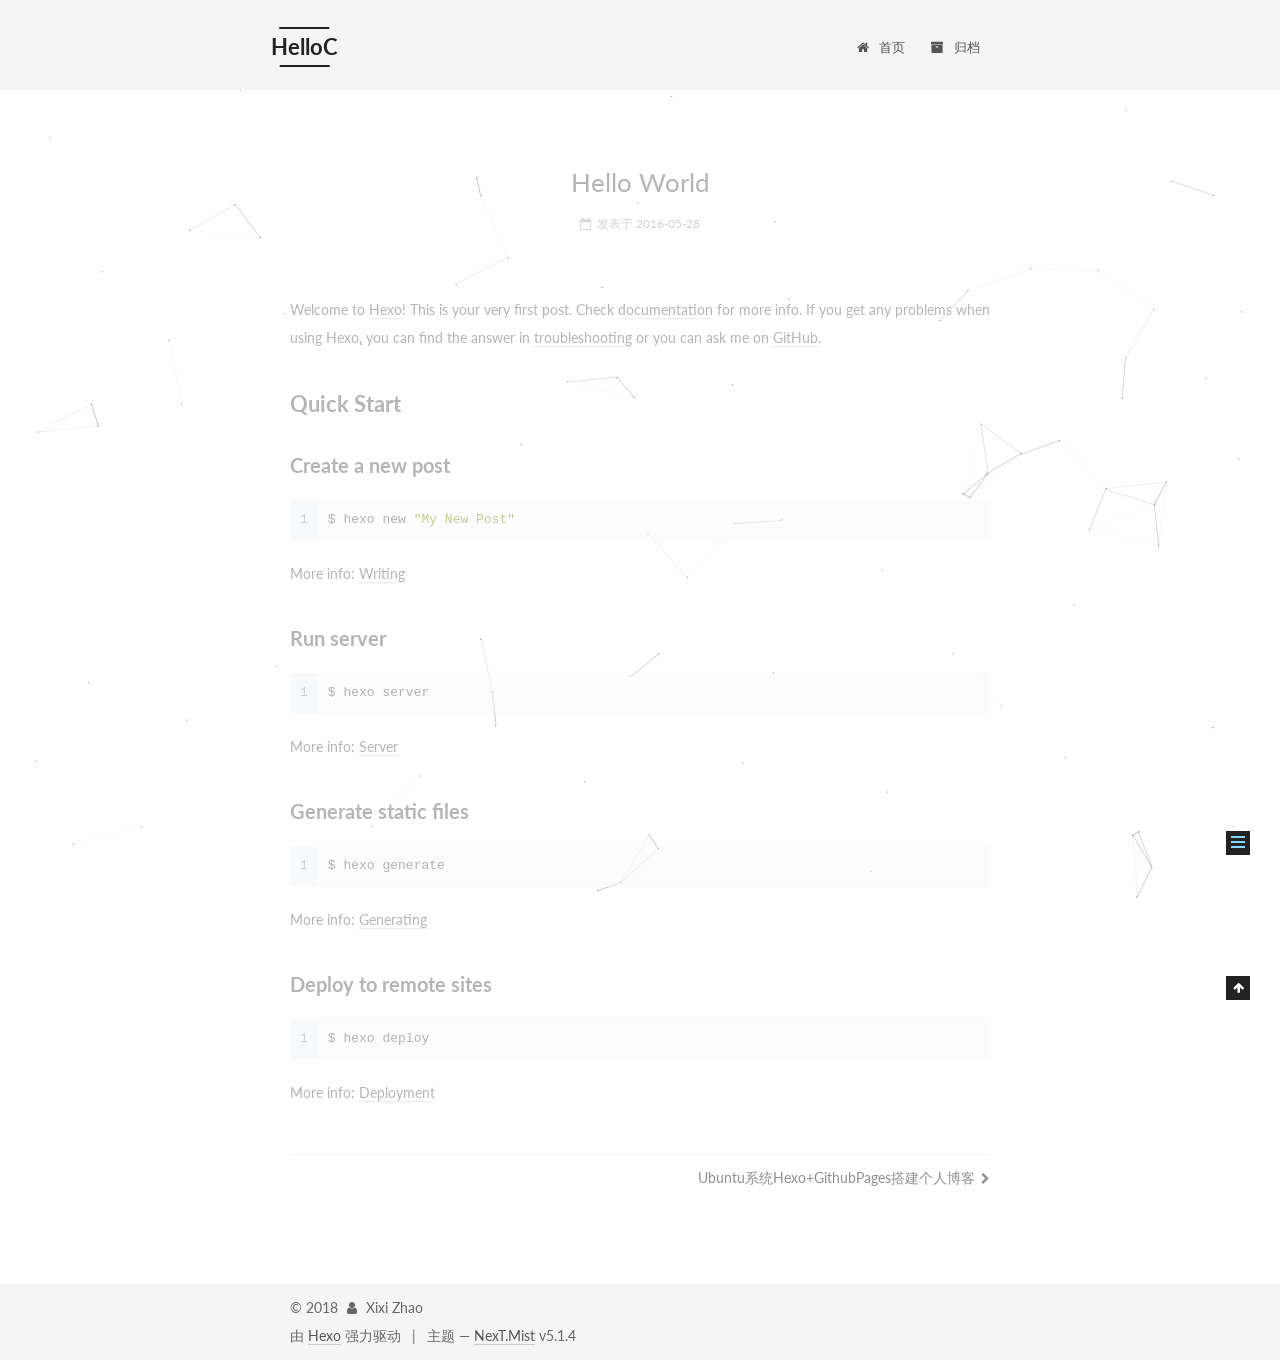
<file: 2016/05/28/hello-world/index.html>
<!DOCTYPE html>



  


<html class="theme-next mist use-motion" lang="zh-Hans">
<head>
  <meta charset="UTF-8"/>
<meta http-equiv="X-UA-Compatible" content="IE=edge" />
<meta name="viewport" content="width=device-width, initial-scale=1, maximum-scale=1"/>
<meta name="theme-color" content="#222">









<meta http-equiv="Cache-Control" content="no-transform" />
<meta http-equiv="Cache-Control" content="no-siteapp" />
















  
  
  <link href="/lib/fancybox/source/jquery.fancybox.css?v=2.1.5" rel="stylesheet" type="text/css" />




  
  
  
  

  
    
    
  

  

  

  

  

  
    
    
    <link href="//fonts.googleapis.com/css?family=Lato:300,300italic,400,400italic,700,700italic&subset=latin,latin-ext" rel="stylesheet" type="text/css">
  






<link href="/lib/font-awesome/css/font-awesome.min.css?v=4.6.2" rel="stylesheet" type="text/css" />

<link href="/css/main.css?v=5.1.4" rel="stylesheet" type="text/css" />


  <link rel="apple-touch-icon" sizes="180x180" href="/images/apple-touch-icon-next.png?v=5.1.4">


  <link rel="icon" type="image/png" sizes="32x32" href="/images/favicon-32x32-next.png?v=5.1.4">


  <link rel="icon" type="image/png" sizes="16x16" href="/images/favicon-16x16-next.png?v=5.1.4">


  <link rel="mask-icon" href="/images/logo.svg?v=5.1.4" color="#222">





  <meta name="keywords" content="Hexo, NexT" />










<meta name="description" content="Welcome to Hexo! This is your very first post. Check documentation for more info. If you get any problems when using Hexo, you can find the answer in troubleshooting or you can ask me on GitHub. Quick">
<meta property="og:type" content="article">
<meta property="og:title" content="Hello World">
<meta property="og:url" content="http://yoursite.com/2016/05/28/hello-world/index.html">
<meta property="og:site_name" content="HelloC">
<meta property="og:description" content="Welcome to Hexo! This is your very first post. Check documentation for more info. If you get any problems when using Hexo, you can find the answer in troubleshooting or you can ask me on GitHub. Quick">
<meta property="og:locale" content="zh-Hans">
<meta property="og:updated_time" content="2018-05-20T14:52:32.981Z">
<meta name="twitter:card" content="summary">
<meta name="twitter:title" content="Hello World">
<meta name="twitter:description" content="Welcome to Hexo! This is your very first post. Check documentation for more info. If you get any problems when using Hexo, you can find the answer in troubleshooting or you can ask me on GitHub. Quick">



<script type="text/javascript" id="hexo.configurations">
  var NexT = window.NexT || {};
  var CONFIG = {
    root: '/',
    scheme: 'Mist',
    version: '5.1.4',
    sidebar: {"position":"left","display":"post","offset":12,"b2t":false,"scrollpercent":false,"onmobile":false},
    fancybox: true,
    tabs: true,
    motion: {"enable":true,"async":false,"transition":{"post_block":"fadeIn","post_header":"slideDownIn","post_body":"slideDownIn","coll_header":"slideLeftIn","sidebar":"slideUpIn"}},
    duoshuo: {
      userId: '0',
      author: '博主'
    },
    algolia: {
      applicationID: '',
      apiKey: '',
      indexName: '',
      hits: {"per_page":10},
      labels: {"input_placeholder":"Search for Posts","hits_empty":"We didn't find any results for the search: ${query}","hits_stats":"${hits} results found in ${time} ms"}
    }
  };
</script>



  <link rel="canonical" href="http://yoursite.com/2016/05/28/hello-world/"/>





  <title>Hello World | HelloC</title>
  








</head>

<body itemscope itemtype="http://schema.org/WebPage" lang="zh-Hans">

  
  
    
  

  <div class="container sidebar-position-left page-post-detail">
    <div class="headband"></div>

    <header id="header" class="header" itemscope itemtype="http://schema.org/WPHeader">
      <div class="header-inner"><div class="site-brand-wrapper">
  <div class="site-meta ">
    

    <div class="custom-logo-site-title">
      <a href="/"  class="brand" rel="start">
        <span class="logo-line-before"><i></i></span>
        <span class="site-title">HelloC</span>
        <span class="logo-line-after"><i></i></span>
      </a>
    </div>
      
        <p class="site-subtitle"></p>
      
  </div>

  <div class="site-nav-toggle">
    <button>
      <span class="btn-bar"></span>
      <span class="btn-bar"></span>
      <span class="btn-bar"></span>
    </button>
  </div>
</div>

<nav class="site-nav">
  

  
    <ul id="menu" class="menu">
      
        
        <li class="menu-item menu-item-home">
          <a href="/" rel="section">
            
              <i class="menu-item-icon fa fa-fw fa-home"></i> <br />
            
            首页
          </a>
        </li>
      
        
        <li class="menu-item menu-item-archives">
          <a href="/archives/" rel="section">
            
              <i class="menu-item-icon fa fa-fw fa-archive"></i> <br />
            
            归档
          </a>
        </li>
      

      
    </ul>
  

  
</nav>



 </div>
    </header>

    <main id="main" class="main">
      <div class="main-inner">
        <div class="content-wrap">
          <div id="content" class="content">
            

  <div id="posts" class="posts-expand">
    

  

  
  
  

  <article class="post post-type-normal" itemscope itemtype="http://schema.org/Article">
  
  
  
  <div class="post-block">
    <link itemprop="mainEntityOfPage" href="http://yoursite.com/2016/05/28/hello-world/">

    <span hidden itemprop="author" itemscope itemtype="http://schema.org/Person">
      <meta itemprop="name" content="Xixi Zhao">
      <meta itemprop="description" content="">
      <meta itemprop="image" content="/images/avatar.jpg">
    </span>

    <span hidden itemprop="publisher" itemscope itemtype="http://schema.org/Organization">
      <meta itemprop="name" content="HelloC">
    </span>

    
      <header class="post-header">

        
        
          <h1 class="post-title" itemprop="name headline">Hello World</h1>
        

        <div class="post-meta">
          <span class="post-time">
            
              <span class="post-meta-item-icon">
                <i class="fa fa-calendar-o"></i>
              </span>
              
                <span class="post-meta-item-text">发表于</span>
              
              <time title="创建于" itemprop="dateCreated datePublished" datetime="2016-05-28T13:50:17+08:00">
                2016-05-28
              </time>
            

            

            
          </span>

          

          
            
          

          
          

          

          

          

        </div>
      </header>
    

    
    
    
    <div class="post-body" itemprop="articleBody">

      
      

      
        <p>Welcome to <a href="https://hexo.io/" target="_blank" rel="external">Hexo</a>! This is your very first post. Check <a href="https://hexo.io/docs/" target="_blank" rel="external">documentation</a> for more info. If you get any problems when using Hexo, you can find the answer in <a href="https://hexo.io/docs/troubleshooting.html" target="_blank" rel="external">troubleshooting</a> or you can ask me on <a href="https://github.com/hexojs/hexo/issues" target="_blank" rel="external">GitHub</a>.</p>
<h2 id="Quick-Start"><a href="#Quick-Start" class="headerlink" title="Quick Start"></a>Quick Start</h2><h3 id="Create-a-new-post"><a href="#Create-a-new-post" class="headerlink" title="Create a new post"></a>Create a new post</h3><figure class="highlight bash"><table><tr><td class="gutter"><pre><div class="line">1</div></pre></td><td class="code"><pre><div class="line">$ hexo new <span class="string">"My New Post"</span></div></pre></td></tr></table></figure>
<p>More info: <a href="https://hexo.io/docs/writing.html" target="_blank" rel="external">Writing</a></p>
<h3 id="Run-server"><a href="#Run-server" class="headerlink" title="Run server"></a>Run server</h3><figure class="highlight bash"><table><tr><td class="gutter"><pre><div class="line">1</div></pre></td><td class="code"><pre><div class="line">$ hexo server</div></pre></td></tr></table></figure>
<p>More info: <a href="https://hexo.io/docs/server.html" target="_blank" rel="external">Server</a></p>
<h3 id="Generate-static-files"><a href="#Generate-static-files" class="headerlink" title="Generate static files"></a>Generate static files</h3><figure class="highlight bash"><table><tr><td class="gutter"><pre><div class="line">1</div></pre></td><td class="code"><pre><div class="line">$ hexo generate</div></pre></td></tr></table></figure>
<p>More info: <a href="https://hexo.io/docs/generating.html" target="_blank" rel="external">Generating</a></p>
<h3 id="Deploy-to-remote-sites"><a href="#Deploy-to-remote-sites" class="headerlink" title="Deploy to remote sites"></a>Deploy to remote sites</h3><figure class="highlight bash"><table><tr><td class="gutter"><pre><div class="line">1</div></pre></td><td class="code"><pre><div class="line">$ hexo deploy</div></pre></td></tr></table></figure>
<p>More info: <a href="https://hexo.io/docs/deployment.html" target="_blank" rel="external">Deployment</a></p>

      
    </div>
    
    
    

    

    

    

    <footer class="post-footer">
      

      
      
      

      
        <div class="post-nav">
          <div class="post-nav-next post-nav-item">
            
          </div>

          <span class="post-nav-divider"></span>

          <div class="post-nav-prev post-nav-item">
            
              <a href="/2016/05/31/how-to-start/" rel="prev" title="Ubuntu系统Hexo+GithubPages搭建个人博客">
                Ubuntu系统Hexo+GithubPages搭建个人博客 <i class="fa fa-chevron-right"></i>
              </a>
            
          </div>
        </div>
      

      
      
    </footer>
  </div>
  
  
  
  </article>



    <div class="post-spread">
      
    </div>
  </div>


          </div>
          


          

  



        </div>
        
          
  
  <div class="sidebar-toggle">
    <div class="sidebar-toggle-line-wrap">
      <span class="sidebar-toggle-line sidebar-toggle-line-first"></span>
      <span class="sidebar-toggle-line sidebar-toggle-line-middle"></span>
      <span class="sidebar-toggle-line sidebar-toggle-line-last"></span>
    </div>
  </div>

  <aside id="sidebar" class="sidebar">
    
    <div class="sidebar-inner">

      

      
        <ul class="sidebar-nav motion-element">
          <li class="sidebar-nav-toc sidebar-nav-active" data-target="post-toc-wrap">
            文章目录
          </li>
          <li class="sidebar-nav-overview" data-target="site-overview-wrap">
            站点概览
          </li>
        </ul>
      

      <section class="site-overview-wrap sidebar-panel">
        <div class="site-overview">
          <div class="site-author motion-element" itemprop="author" itemscope itemtype="http://schema.org/Person">
            
              <img class="site-author-image" itemprop="image"
                src="/images/avatar.jpg"
                alt="Xixi Zhao" />
            
              <p class="site-author-name" itemprop="name">Xixi Zhao</p>
              <p class="site-description motion-element" itemprop="description"></p>
          </div>

          <nav class="site-state motion-element">

            
              <div class="site-state-item site-state-posts">
              
                <a href="/archives/">
              
                  <span class="site-state-item-count">6</span>
                  <span class="site-state-item-name">日志</span>
                </a>
              </div>
            

            

            

          </nav>

          

          

          
          

          
          

          

        </div>
      </section>

      
      <!--noindex-->
        <section class="post-toc-wrap motion-element sidebar-panel sidebar-panel-active">
          <div class="post-toc">

            
              
            

            
              <div class="post-toc-content"><ol class="nav"><li class="nav-item nav-level-2"><a class="nav-link" href="#Quick-Start"><span class="nav-number">1.</span> <span class="nav-text">Quick Start</span></a><ol class="nav-child"><li class="nav-item nav-level-3"><a class="nav-link" href="#Create-a-new-post"><span class="nav-number">1.1.</span> <span class="nav-text">Create a new post</span></a></li><li class="nav-item nav-level-3"><a class="nav-link" href="#Run-server"><span class="nav-number">1.2.</span> <span class="nav-text">Run server</span></a></li><li class="nav-item nav-level-3"><a class="nav-link" href="#Generate-static-files"><span class="nav-number">1.3.</span> <span class="nav-text">Generate static files</span></a></li><li class="nav-item nav-level-3"><a class="nav-link" href="#Deploy-to-remote-sites"><span class="nav-number">1.4.</span> <span class="nav-text">Deploy to remote sites</span></a></li></ol></li></ol></div>
            

          </div>
        </section>
      <!--/noindex-->
      

      

    </div>
  </aside>


        
      </div>
    </main>

    <footer id="footer" class="footer">
      <div class="footer-inner">
        <div class="copyright">&copy; <span itemprop="copyrightYear">2018</span>
  <span class="with-love">
    <i class="fa fa-user"></i>
  </span>
  <span class="author" itemprop="copyrightHolder">Xixi Zhao</span>

  
</div>


  <div class="powered-by">由 <a class="theme-link" target="_blank" href="https://hexo.io">Hexo</a> 强力驱动</div>



  <span class="post-meta-divider">|</span>



  <div class="theme-info">主题 &mdash; <a class="theme-link" target="_blank" href="https://github.com/iissnan/hexo-theme-next">NexT.Mist</a> v5.1.4</div>




        







        
      </div>
    </footer>

    
      <div class="back-to-top">
        <i class="fa fa-arrow-up"></i>
        
      </div>
    

    

  </div>

  

<script type="text/javascript">
  if (Object.prototype.toString.call(window.Promise) !== '[object Function]') {
    window.Promise = null;
  }
</script>









  


  











  
  
    <script type="text/javascript" src="/lib/jquery/index.js?v=2.1.3"></script>
  

  
  
    <script type="text/javascript" src="/lib/fastclick/lib/fastclick.min.js?v=1.0.6"></script>
  

  
  
    <script type="text/javascript" src="/lib/jquery_lazyload/jquery.lazyload.js?v=1.9.7"></script>
  

  
  
    <script type="text/javascript" src="/lib/velocity/velocity.min.js?v=1.2.1"></script>
  

  
  
    <script type="text/javascript" src="/lib/velocity/velocity.ui.min.js?v=1.2.1"></script>
  

  
  
    <script type="text/javascript" src="/lib/fancybox/source/jquery.fancybox.pack.js?v=2.1.5"></script>
  

  
  
    <script type="text/javascript" src="/lib/canvas-nest/canvas-nest.min.js"></script>
  


  


  <script type="text/javascript" src="/js/src/utils.js?v=5.1.4"></script>

  <script type="text/javascript" src="/js/src/motion.js?v=5.1.4"></script>



  
  

  
  <script type="text/javascript" src="/js/src/scrollspy.js?v=5.1.4"></script>
<script type="text/javascript" src="/js/src/post-details.js?v=5.1.4"></script>



  


  <script type="text/javascript" src="/js/src/bootstrap.js?v=5.1.4"></script>



  


  




	





  





  












  





  

  

  

  
  

  

  

  

</body>
</html>
</file>
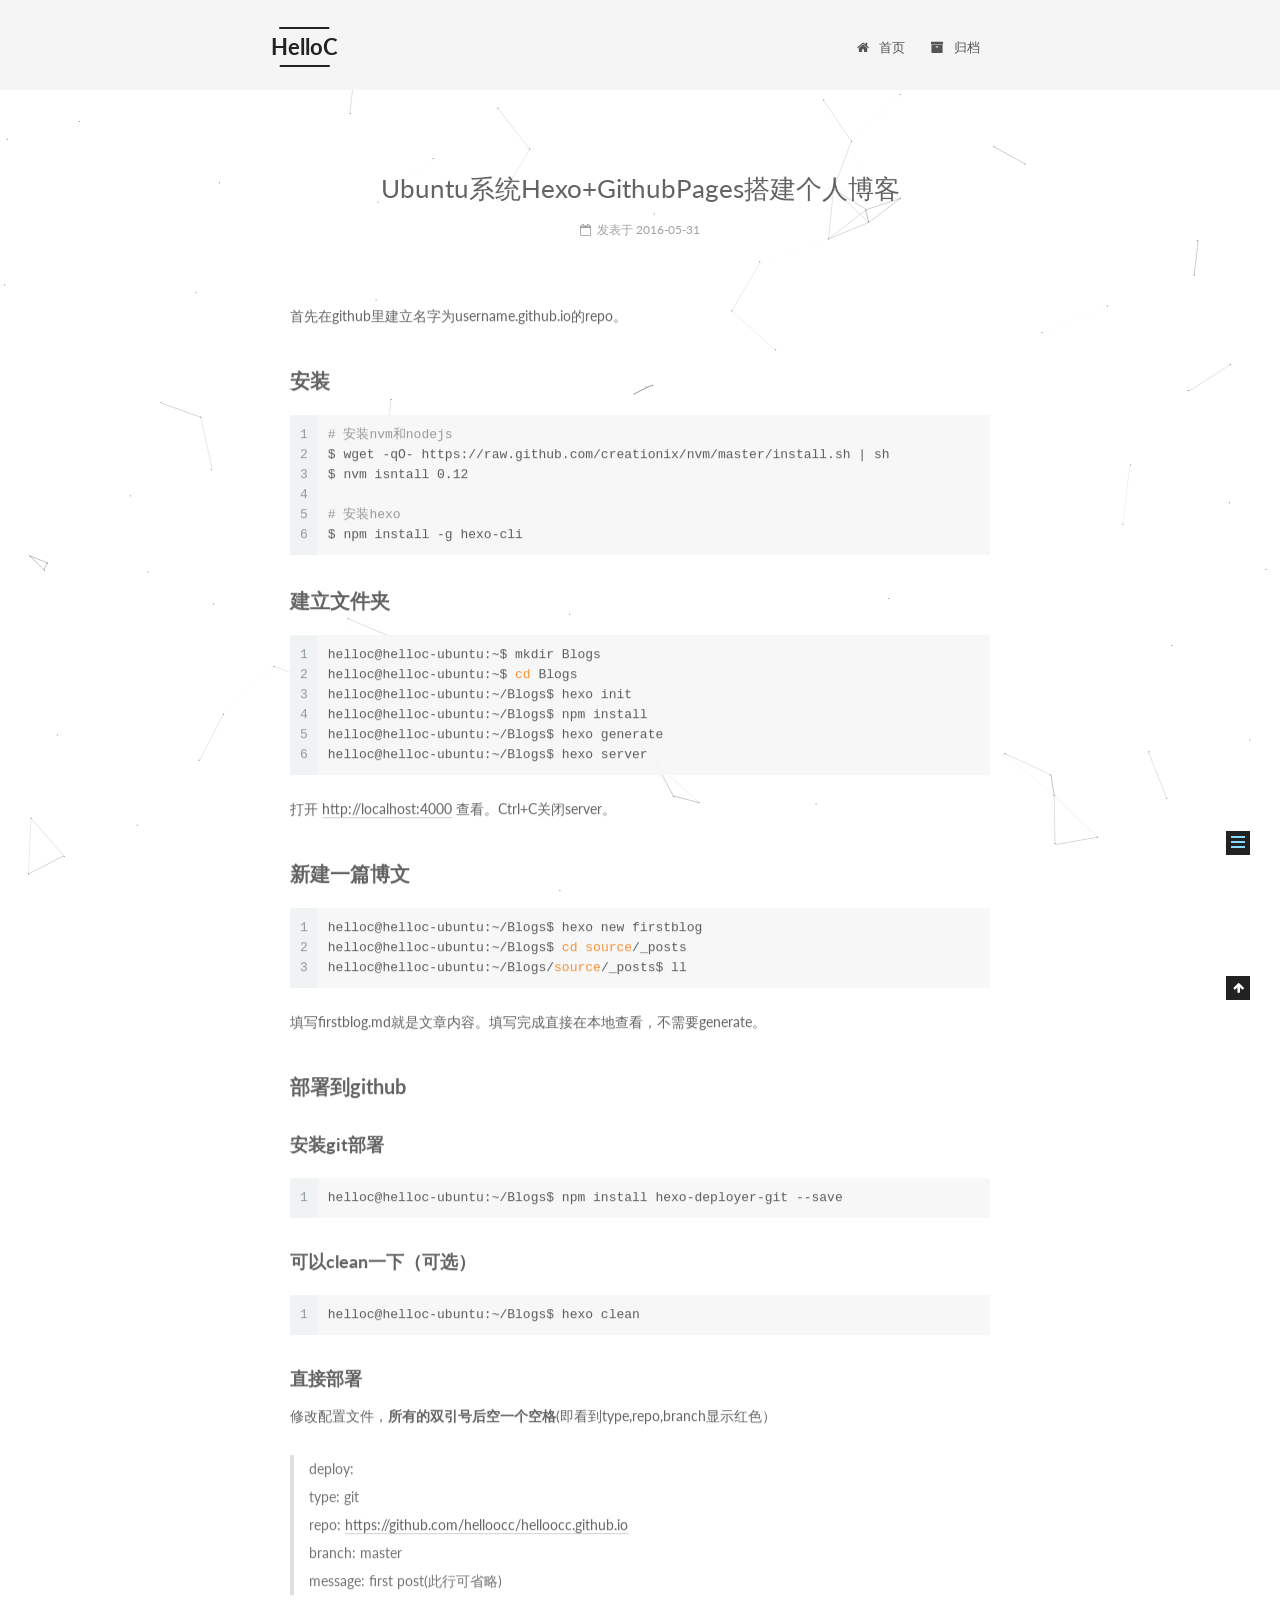
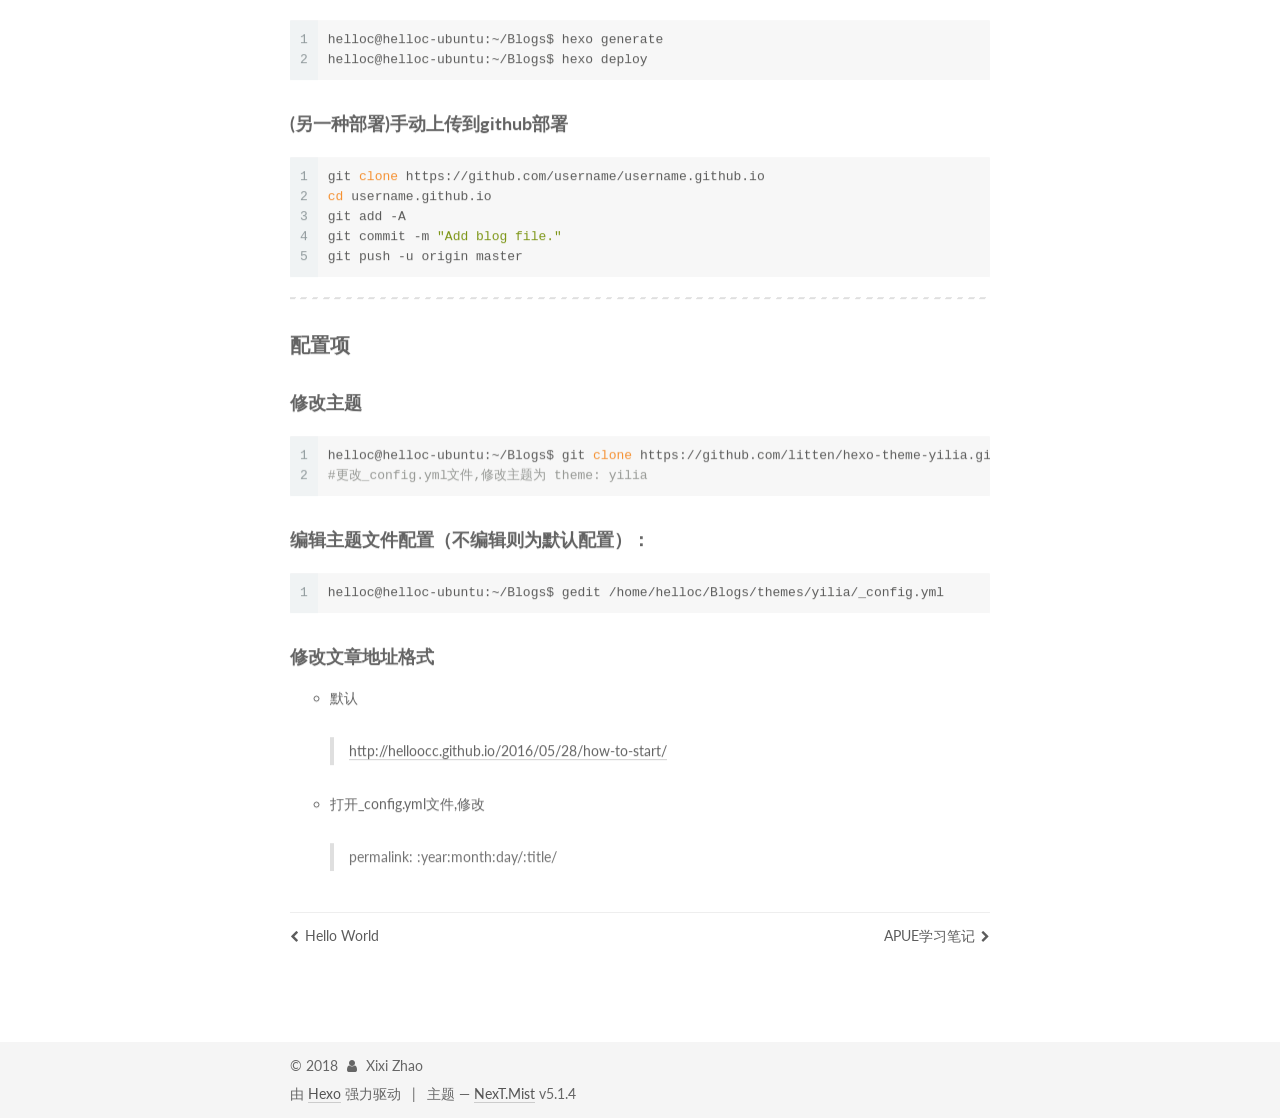
<file: 2016/05/31/how-to-start/index.html>
<!DOCTYPE html>



  


<html class="theme-next mist use-motion" lang="zh-Hans">
<head>
  <meta charset="UTF-8"/>
<meta http-equiv="X-UA-Compatible" content="IE=edge" />
<meta name="viewport" content="width=device-width, initial-scale=1, maximum-scale=1"/>
<meta name="theme-color" content="#222">









<meta http-equiv="Cache-Control" content="no-transform" />
<meta http-equiv="Cache-Control" content="no-siteapp" />
















  
  
  <link href="/lib/fancybox/source/jquery.fancybox.css?v=2.1.5" rel="stylesheet" type="text/css" />




  
  
  
  

  
    
    
  

  

  

  

  

  
    
    
    <link href="//fonts.googleapis.com/css?family=Lato:300,300italic,400,400italic,700,700italic&subset=latin,latin-ext" rel="stylesheet" type="text/css">
  






<link href="/lib/font-awesome/css/font-awesome.min.css?v=4.6.2" rel="stylesheet" type="text/css" />

<link href="/css/main.css?v=5.1.4" rel="stylesheet" type="text/css" />


  <link rel="apple-touch-icon" sizes="180x180" href="/images/apple-touch-icon-next.png?v=5.1.4">


  <link rel="icon" type="image/png" sizes="32x32" href="/images/favicon-32x32-next.png?v=5.1.4">


  <link rel="icon" type="image/png" sizes="16x16" href="/images/favicon-16x16-next.png?v=5.1.4">


  <link rel="mask-icon" href="/images/logo.svg?v=5.1.4" color="#222">





  <meta name="keywords" content="Hexo, NexT" />










<meta name="description" content="首先在github里建立名字为username.github.io的repo。 安装123456# 安装nvm和nodejs$ wget -qO- https://raw.github.com/creationix/nvm/master/install.sh | sh$ nvm isntall 0.12# 安装hexo$ npm install -g hexo-cli">
<meta property="og:type" content="article">
<meta property="og:title" content="Ubuntu系统Hexo+GithubPages搭建个人博客">
<meta property="og:url" content="http://yoursite.com/2016/05/31/how-to-start/index.html">
<meta property="og:site_name" content="HelloC">
<meta property="og:description" content="首先在github里建立名字为username.github.io的repo。 安装123456# 安装nvm和nodejs$ wget -qO- https://raw.github.com/creationix/nvm/master/install.sh | sh$ nvm isntall 0.12# 安装hexo$ npm install -g hexo-cli">
<meta property="og:locale" content="zh-Hans">
<meta property="og:updated_time" content="2018-05-20T14:52:32.982Z">
<meta name="twitter:card" content="summary">
<meta name="twitter:title" content="Ubuntu系统Hexo+GithubPages搭建个人博客">
<meta name="twitter:description" content="首先在github里建立名字为username.github.io的repo。 安装123456# 安装nvm和nodejs$ wget -qO- https://raw.github.com/creationix/nvm/master/install.sh | sh$ nvm isntall 0.12# 安装hexo$ npm install -g hexo-cli">



<script type="text/javascript" id="hexo.configurations">
  var NexT = window.NexT || {};
  var CONFIG = {
    root: '/',
    scheme: 'Mist',
    version: '5.1.4',
    sidebar: {"position":"left","display":"post","offset":12,"b2t":false,"scrollpercent":false,"onmobile":false},
    fancybox: true,
    tabs: true,
    motion: {"enable":true,"async":false,"transition":{"post_block":"fadeIn","post_header":"slideDownIn","post_body":"slideDownIn","coll_header":"slideLeftIn","sidebar":"slideUpIn"}},
    duoshuo: {
      userId: '0',
      author: '博主'
    },
    algolia: {
      applicationID: '',
      apiKey: '',
      indexName: '',
      hits: {"per_page":10},
      labels: {"input_placeholder":"Search for Posts","hits_empty":"We didn't find any results for the search: ${query}","hits_stats":"${hits} results found in ${time} ms"}
    }
  };
</script>



  <link rel="canonical" href="http://yoursite.com/2016/05/31/how-to-start/"/>





  <title>Ubuntu系统Hexo+GithubPages搭建个人博客 | HelloC</title>
  








</head>

<body itemscope itemtype="http://schema.org/WebPage" lang="zh-Hans">

  
  
    
  

  <div class="container sidebar-position-left page-post-detail">
    <div class="headband"></div>

    <header id="header" class="header" itemscope itemtype="http://schema.org/WPHeader">
      <div class="header-inner"><div class="site-brand-wrapper">
  <div class="site-meta ">
    

    <div class="custom-logo-site-title">
      <a href="/"  class="brand" rel="start">
        <span class="logo-line-before"><i></i></span>
        <span class="site-title">HelloC</span>
        <span class="logo-line-after"><i></i></span>
      </a>
    </div>
      
        <p class="site-subtitle"></p>
      
  </div>

  <div class="site-nav-toggle">
    <button>
      <span class="btn-bar"></span>
      <span class="btn-bar"></span>
      <span class="btn-bar"></span>
    </button>
  </div>
</div>

<nav class="site-nav">
  

  
    <ul id="menu" class="menu">
      
        
        <li class="menu-item menu-item-home">
          <a href="/" rel="section">
            
              <i class="menu-item-icon fa fa-fw fa-home"></i> <br />
            
            首页
          </a>
        </li>
      
        
        <li class="menu-item menu-item-archives">
          <a href="/archives/" rel="section">
            
              <i class="menu-item-icon fa fa-fw fa-archive"></i> <br />
            
            归档
          </a>
        </li>
      

      
    </ul>
  

  
</nav>



 </div>
    </header>

    <main id="main" class="main">
      <div class="main-inner">
        <div class="content-wrap">
          <div id="content" class="content">
            

  <div id="posts" class="posts-expand">
    

  

  
  
  

  <article class="post post-type-normal" itemscope itemtype="http://schema.org/Article">
  
  
  
  <div class="post-block">
    <link itemprop="mainEntityOfPage" href="http://yoursite.com/2016/05/31/how-to-start/">

    <span hidden itemprop="author" itemscope itemtype="http://schema.org/Person">
      <meta itemprop="name" content="Xixi Zhao">
      <meta itemprop="description" content="">
      <meta itemprop="image" content="/images/avatar.jpg">
    </span>

    <span hidden itemprop="publisher" itemscope itemtype="http://schema.org/Organization">
      <meta itemprop="name" content="HelloC">
    </span>

    
      <header class="post-header">

        
        
          <h1 class="post-title" itemprop="name headline">Ubuntu系统Hexo+GithubPages搭建个人博客</h1>
        

        <div class="post-meta">
          <span class="post-time">
            
              <span class="post-meta-item-icon">
                <i class="fa fa-calendar-o"></i>
              </span>
              
                <span class="post-meta-item-text">发表于</span>
              
              <time title="创建于" itemprop="dateCreated datePublished" datetime="2016-05-31T19:50:11+08:00">
                2016-05-31
              </time>
            

            

            
          </span>

          

          
            
          

          
          

          

          

          

        </div>
      </header>
    

    
    
    
    <div class="post-body" itemprop="articleBody">

      
      

      
        <p>首先在github里建立名字为username.github.io的repo。</p>
<h3 id="安装"><a href="#安装" class="headerlink" title="安装"></a>安装</h3><figure class="highlight bash"><table><tr><td class="gutter"><pre><div class="line">1</div><div class="line">2</div><div class="line">3</div><div class="line">4</div><div class="line">5</div><div class="line">6</div></pre></td><td class="code"><pre><div class="line"><span class="comment"># 安装nvm和nodejs</span></div><div class="line">$ wget -qO- https://raw.github.com/creationix/nvm/master/install.sh | sh</div><div class="line">$ nvm isntall 0.12</div><div class="line"></div><div class="line"><span class="comment"># 安装hexo</span></div><div class="line">$ npm install -g hexo-cli</div></pre></td></tr></table></figure>
<a id="more"></a>
<h3 id="建立文件夹"><a href="#建立文件夹" class="headerlink" title="建立文件夹"></a>建立文件夹</h3> <figure class="highlight bash"><table><tr><td class="gutter"><pre><div class="line">1</div><div class="line">2</div><div class="line">3</div><div class="line">4</div><div class="line">5</div><div class="line">6</div></pre></td><td class="code"><pre><div class="line">helloc@helloc-ubuntu:~$ mkdir Blogs</div><div class="line">helloc@helloc-ubuntu:~$ <span class="built_in">cd</span> Blogs</div><div class="line">helloc@helloc-ubuntu:~/Blogs$ hexo init</div><div class="line">helloc@helloc-ubuntu:~/Blogs$ npm install</div><div class="line">helloc@helloc-ubuntu:~/Blogs$ hexo generate</div><div class="line">helloc@helloc-ubuntu:~/Blogs$ hexo server</div></pre></td></tr></table></figure>
<p>打开 <a href="http://localhost:4000" target="_blank" rel="external">http://localhost:4000</a> 查看。Ctrl+C关闭server。</p>
<h3 id="新建一篇博文"><a href="#新建一篇博文" class="headerlink" title="新建一篇博文"></a>新建一篇博文</h3><figure class="highlight bash"><table><tr><td class="gutter"><pre><div class="line">1</div><div class="line">2</div><div class="line">3</div></pre></td><td class="code"><pre><div class="line">helloc@helloc-ubuntu:~/Blogs$ hexo new firstblog</div><div class="line">helloc@helloc-ubuntu:~/Blogs$ <span class="built_in">cd</span> <span class="built_in">source</span>/_posts</div><div class="line">helloc@helloc-ubuntu:~/Blogs/<span class="built_in">source</span>/_posts$ ll</div></pre></td></tr></table></figure>
<p>填写firstblog.md就是文章内容。填写完成直接在本地查看，不需要generate。</p>
<h3 id="部署到github"><a href="#部署到github" class="headerlink" title="部署到github"></a>部署到github</h3><h4 id="安装git部署"><a href="#安装git部署" class="headerlink" title="安装git部署"></a>安装git部署</h4><figure class="highlight bash"><table><tr><td class="gutter"><pre><div class="line">1</div></pre></td><td class="code"><pre><div class="line">helloc@helloc-ubuntu:~/Blogs$ npm install hexo-deployer-git --save</div></pre></td></tr></table></figure>
<h4 id="可以clean一下（可选）"><a href="#可以clean一下（可选）" class="headerlink" title="可以clean一下（可选）"></a>可以clean一下（可选）</h4><figure class="highlight bash"><table><tr><td class="gutter"><pre><div class="line">1</div></pre></td><td class="code"><pre><div class="line">helloc@helloc-ubuntu:~/Blogs$ hexo clean</div></pre></td></tr></table></figure>
<h4 id="直接部署"><a href="#直接部署" class="headerlink" title="直接部署"></a>直接部署</h4><p>修改配置文件，<strong>所有的双引号后空一个空格</strong>(即看到type,repo,branch显示红色）</p>
<blockquote>
<p> deploy:<br>   type: git<br>   repo: <a href="https://github.com/helloocc/helloocc.github.io" target="_blank" rel="external">https://github.com/helloocc/helloocc.github.io</a><br>   branch: master<br>   message: first post(此行可省略)</p>
</blockquote>
<figure class="highlight bash"><table><tr><td class="gutter"><pre><div class="line">1</div><div class="line">2</div></pre></td><td class="code"><pre><div class="line">helloc@helloc-ubuntu:~/Blogs$ hexo generate</div><div class="line">helloc@helloc-ubuntu:~/Blogs$ hexo deploy</div></pre></td></tr></table></figure>
<h4 id="另一种部署-手动上传到github部署"><a href="#另一种部署-手动上传到github部署" class="headerlink" title="(另一种部署)手动上传到github部署"></a>(另一种部署)手动上传到github部署</h4><figure class="highlight bash"><table><tr><td class="gutter"><pre><div class="line">1</div><div class="line">2</div><div class="line">3</div><div class="line">4</div><div class="line">5</div></pre></td><td class="code"><pre><div class="line">git <span class="built_in">clone</span> https://github.com/username/username.github.io</div><div class="line"><span class="built_in">cd</span> username.github.io</div><div class="line">git add -A</div><div class="line">git commit -m <span class="string">"Add blog file."</span></div><div class="line">git push -u origin master</div></pre></td></tr></table></figure>
<hr>
<h3 id="配置项"><a href="#配置项" class="headerlink" title="配置项"></a>配置项</h3><h4 id="修改主题"><a href="#修改主题" class="headerlink" title="修改主题"></a>修改主题</h4><figure class="highlight bash"><table><tr><td class="gutter"><pre><div class="line">1</div><div class="line">2</div></pre></td><td class="code"><pre><div class="line">helloc@helloc-ubuntu:~/Blogs$ git <span class="built_in">clone</span> https://github.com/litten/hexo-theme-yilia.git themes/yilia</div><div class="line"><span class="comment">#更改_config.yml文件,修改主题为 theme: yilia</span></div></pre></td></tr></table></figure>
<h4 id="编辑主题文件配置（不编辑则为默认配置）："><a href="#编辑主题文件配置（不编辑则为默认配置）：" class="headerlink" title="编辑主题文件配置（不编辑则为默认配置）："></a>编辑主题文件配置（不编辑则为默认配置）：</h4><figure class="highlight bash"><table><tr><td class="gutter"><pre><div class="line">1</div></pre></td><td class="code"><pre><div class="line">helloc@helloc-ubuntu:~/Blogs$ gedit /home/helloc/Blogs/themes/yilia/_config.yml</div></pre></td></tr></table></figure>
<h4 id="修改文章地址格式"><a href="#修改文章地址格式" class="headerlink" title="修改文章地址格式"></a>修改文章地址格式</h4><ul>
<li><p>默认</p>
<blockquote>
<p><a href="http://helloocc.github.io/2016/05/28/how-to-start/" target="_blank" rel="external">http://helloocc.github.io/2016/05/28/how-to-start/</a></p>
</blockquote>
</li>
<li><p>打开_config.yml文件,修改</p>
<blockquote>
<p>permalink: :year:month:day/:title/</p>
</blockquote>
</li>
</ul>

      
    </div>
    
    
    

    

    

    

    <footer class="post-footer">
      

      
      
      

      
        <div class="post-nav">
          <div class="post-nav-next post-nav-item">
            
              <a href="/2016/05/28/hello-world/" rel="next" title="Hello World">
                <i class="fa fa-chevron-left"></i> Hello World
              </a>
            
          </div>

          <span class="post-nav-divider"></span>

          <div class="post-nav-prev post-nav-item">
            
              <a href="/2017/07/20/apue-notes/" rel="prev" title="APUE学习笔记">
                APUE学习笔记 <i class="fa fa-chevron-right"></i>
              </a>
            
          </div>
        </div>
      

      
      
    </footer>
  </div>
  
  
  
  </article>



    <div class="post-spread">
      
    </div>
  </div>


          </div>
          


          

  



        </div>
        
          
  
  <div class="sidebar-toggle">
    <div class="sidebar-toggle-line-wrap">
      <span class="sidebar-toggle-line sidebar-toggle-line-first"></span>
      <span class="sidebar-toggle-line sidebar-toggle-line-middle"></span>
      <span class="sidebar-toggle-line sidebar-toggle-line-last"></span>
    </div>
  </div>

  <aside id="sidebar" class="sidebar">
    
    <div class="sidebar-inner">

      

      
        <ul class="sidebar-nav motion-element">
          <li class="sidebar-nav-toc sidebar-nav-active" data-target="post-toc-wrap">
            文章目录
          </li>
          <li class="sidebar-nav-overview" data-target="site-overview-wrap">
            站点概览
          </li>
        </ul>
      

      <section class="site-overview-wrap sidebar-panel">
        <div class="site-overview">
          <div class="site-author motion-element" itemprop="author" itemscope itemtype="http://schema.org/Person">
            
              <img class="site-author-image" itemprop="image"
                src="/images/avatar.jpg"
                alt="Xixi Zhao" />
            
              <p class="site-author-name" itemprop="name">Xixi Zhao</p>
              <p class="site-description motion-element" itemprop="description"></p>
          </div>

          <nav class="site-state motion-element">

            
              <div class="site-state-item site-state-posts">
              
                <a href="/archives/">
              
                  <span class="site-state-item-count">6</span>
                  <span class="site-state-item-name">日志</span>
                </a>
              </div>
            

            

            

          </nav>

          

          

          
          

          
          

          

        </div>
      </section>

      
      <!--noindex-->
        <section class="post-toc-wrap motion-element sidebar-panel sidebar-panel-active">
          <div class="post-toc">

            
              
            

            
              <div class="post-toc-content"><ol class="nav"><li class="nav-item nav-level-3"><a class="nav-link" href="#安装"><span class="nav-number">1.</span> <span class="nav-text">安装</span></a></li><li class="nav-item nav-level-3"><a class="nav-link" href="#建立文件夹"><span class="nav-number">2.</span> <span class="nav-text">建立文件夹</span></a></li><li class="nav-item nav-level-3"><a class="nav-link" href="#新建一篇博文"><span class="nav-number">3.</span> <span class="nav-text">新建一篇博文</span></a></li><li class="nav-item nav-level-3"><a class="nav-link" href="#部署到github"><span class="nav-number">4.</span> <span class="nav-text">部署到github</span></a><ol class="nav-child"><li class="nav-item nav-level-4"><a class="nav-link" href="#安装git部署"><span class="nav-number">4.1.</span> <span class="nav-text">安装git部署</span></a></li><li class="nav-item nav-level-4"><a class="nav-link" href="#可以clean一下（可选）"><span class="nav-number">4.2.</span> <span class="nav-text">可以clean一下（可选）</span></a></li><li class="nav-item nav-level-4"><a class="nav-link" href="#直接部署"><span class="nav-number">4.3.</span> <span class="nav-text">直接部署</span></a></li><li class="nav-item nav-level-4"><a class="nav-link" href="#另一种部署-手动上传到github部署"><span class="nav-number">4.4.</span> <span class="nav-text">(另一种部署)手动上传到github部署</span></a></li></ol></li><li class="nav-item nav-level-3"><a class="nav-link" href="#配置项"><span class="nav-number">5.</span> <span class="nav-text">配置项</span></a><ol class="nav-child"><li class="nav-item nav-level-4"><a class="nav-link" href="#修改主题"><span class="nav-number">5.1.</span> <span class="nav-text">修改主题</span></a></li><li class="nav-item nav-level-4"><a class="nav-link" href="#编辑主题文件配置（不编辑则为默认配置）："><span class="nav-number">5.2.</span> <span class="nav-text">编辑主题文件配置（不编辑则为默认配置）：</span></a></li><li class="nav-item nav-level-4"><a class="nav-link" href="#修改文章地址格式"><span class="nav-number">5.3.</span> <span class="nav-text">修改文章地址格式</span></a></li></ol></li></ol></div>
            

          </div>
        </section>
      <!--/noindex-->
      

      

    </div>
  </aside>


        
      </div>
    </main>

    <footer id="footer" class="footer">
      <div class="footer-inner">
        <div class="copyright">&copy; <span itemprop="copyrightYear">2018</span>
  <span class="with-love">
    <i class="fa fa-user"></i>
  </span>
  <span class="author" itemprop="copyrightHolder">Xixi Zhao</span>

  
</div>


  <div class="powered-by">由 <a class="theme-link" target="_blank" href="https://hexo.io">Hexo</a> 强力驱动</div>



  <span class="post-meta-divider">|</span>



  <div class="theme-info">主题 &mdash; <a class="theme-link" target="_blank" href="https://github.com/iissnan/hexo-theme-next">NexT.Mist</a> v5.1.4</div>




        







        
      </div>
    </footer>

    
      <div class="back-to-top">
        <i class="fa fa-arrow-up"></i>
        
      </div>
    

    

  </div>

  

<script type="text/javascript">
  if (Object.prototype.toString.call(window.Promise) !== '[object Function]') {
    window.Promise = null;
  }
</script>









  


  











  
  
    <script type="text/javascript" src="/lib/jquery/index.js?v=2.1.3"></script>
  

  
  
    <script type="text/javascript" src="/lib/fastclick/lib/fastclick.min.js?v=1.0.6"></script>
  

  
  
    <script type="text/javascript" src="/lib/jquery_lazyload/jquery.lazyload.js?v=1.9.7"></script>
  

  
  
    <script type="text/javascript" src="/lib/velocity/velocity.min.js?v=1.2.1"></script>
  

  
  
    <script type="text/javascript" src="/lib/velocity/velocity.ui.min.js?v=1.2.1"></script>
  

  
  
    <script type="text/javascript" src="/lib/fancybox/source/jquery.fancybox.pack.js?v=2.1.5"></script>
  

  
  
    <script type="text/javascript" src="/lib/canvas-nest/canvas-nest.min.js"></script>
  


  


  <script type="text/javascript" src="/js/src/utils.js?v=5.1.4"></script>

  <script type="text/javascript" src="/js/src/motion.js?v=5.1.4"></script>



  
  

  
  <script type="text/javascript" src="/js/src/scrollspy.js?v=5.1.4"></script>
<script type="text/javascript" src="/js/src/post-details.js?v=5.1.4"></script>



  


  <script type="text/javascript" src="/js/src/bootstrap.js?v=5.1.4"></script>



  


  




	





  





  












  





  

  

  

  
  

  

  

  

</body>
</html>
</file>
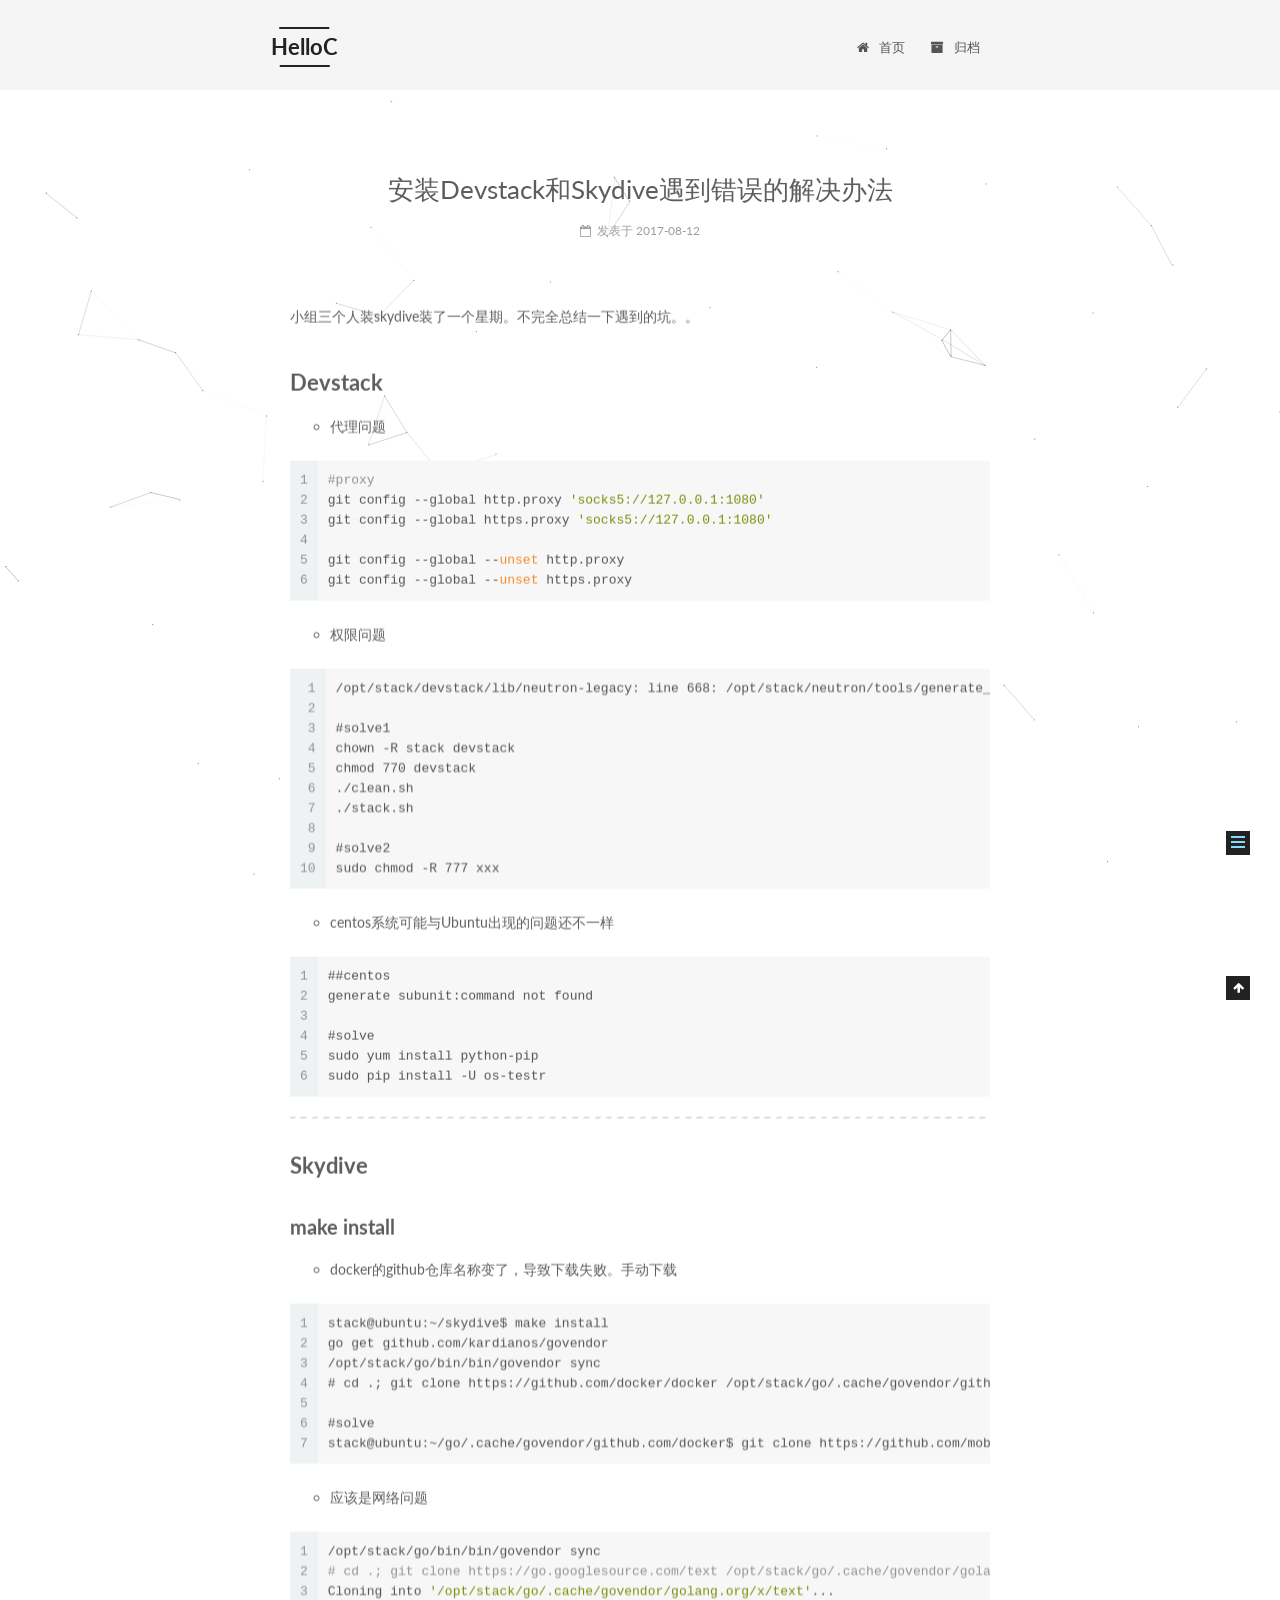
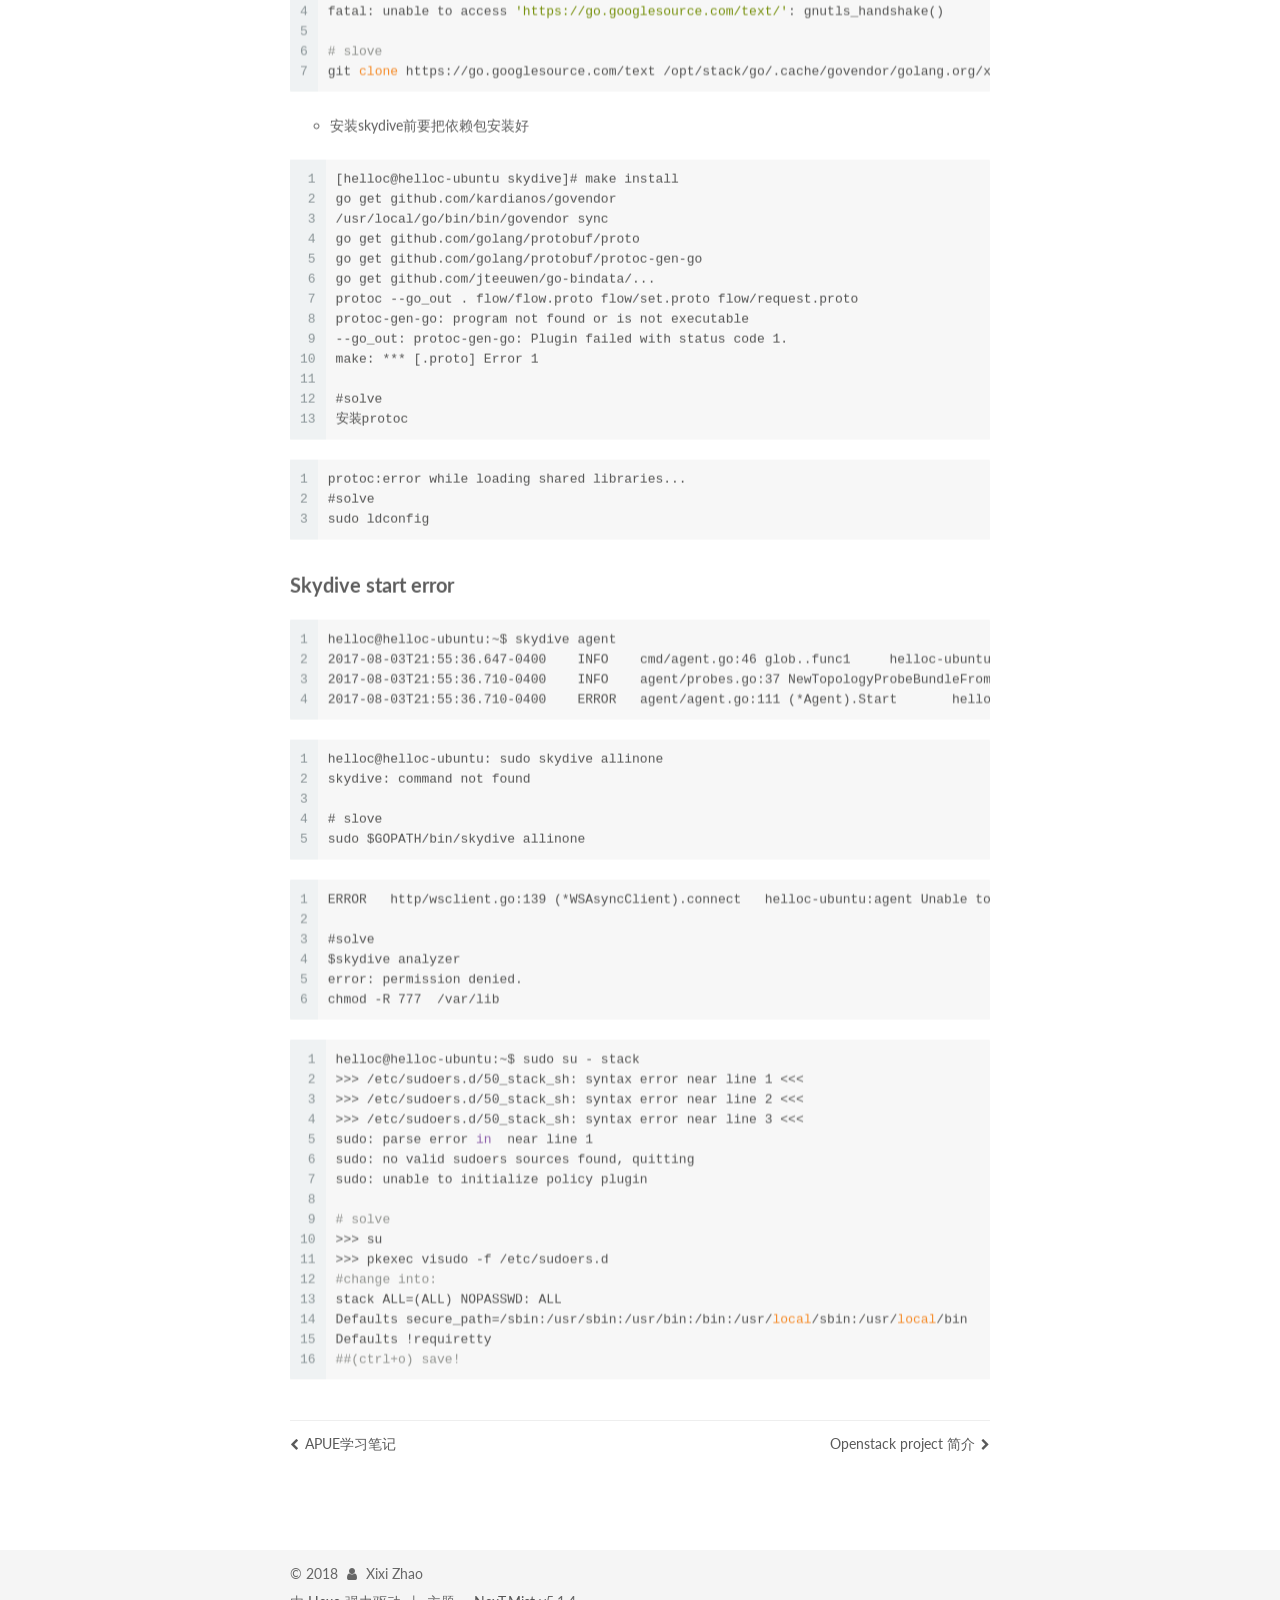
<file: 2017/08/12/skydive-installation/index.html>
<!DOCTYPE html>



  


<html class="theme-next mist use-motion" lang="zh-Hans">
<head>
  <meta charset="UTF-8"/>
<meta http-equiv="X-UA-Compatible" content="IE=edge" />
<meta name="viewport" content="width=device-width, initial-scale=1, maximum-scale=1"/>
<meta name="theme-color" content="#222">









<meta http-equiv="Cache-Control" content="no-transform" />
<meta http-equiv="Cache-Control" content="no-siteapp" />
















  
  
  <link href="/lib/fancybox/source/jquery.fancybox.css?v=2.1.5" rel="stylesheet" type="text/css" />




  
  
  
  

  
    
    
  

  

  

  

  

  
    
    
    <link href="//fonts.googleapis.com/css?family=Lato:300,300italic,400,400italic,700,700italic&subset=latin,latin-ext" rel="stylesheet" type="text/css">
  






<link href="/lib/font-awesome/css/font-awesome.min.css?v=4.6.2" rel="stylesheet" type="text/css" />

<link href="/css/main.css?v=5.1.4" rel="stylesheet" type="text/css" />


  <link rel="apple-touch-icon" sizes="180x180" href="/images/apple-touch-icon-next.png?v=5.1.4">


  <link rel="icon" type="image/png" sizes="32x32" href="/images/favicon-32x32-next.png?v=5.1.4">


  <link rel="icon" type="image/png" sizes="16x16" href="/images/favicon-16x16-next.png?v=5.1.4">


  <link rel="mask-icon" href="/images/logo.svg?v=5.1.4" color="#222">





  <meta name="keywords" content="Hexo, NexT" />










<meta name="description" content="小组三个人装skydive装了一个星期。不完全总结一下遇到的坑。。 Devstack 代理问题  123456#proxygit config --global http.proxy &apos;socks5://127.0.0.1:1080&apos;git config --global https.proxy &apos;socks5://127.0.0.1:1080&apos;git config --global --unse">
<meta property="og:type" content="article">
<meta property="og:title" content="安装Devstack和Skydive遇到错误的解决办法">
<meta property="og:url" content="http://yoursite.com/2017/08/12/skydive-installation/index.html">
<meta property="og:site_name" content="HelloC">
<meta property="og:description" content="小组三个人装skydive装了一个星期。不完全总结一下遇到的坑。。 Devstack 代理问题  123456#proxygit config --global http.proxy &apos;socks5://127.0.0.1:1080&apos;git config --global https.proxy &apos;socks5://127.0.0.1:1080&apos;git config --global --unse">
<meta property="og:locale" content="zh-Hans">
<meta property="og:updated_time" content="2018-05-20T14:52:32.984Z">
<meta name="twitter:card" content="summary">
<meta name="twitter:title" content="安装Devstack和Skydive遇到错误的解决办法">
<meta name="twitter:description" content="小组三个人装skydive装了一个星期。不完全总结一下遇到的坑。。 Devstack 代理问题  123456#proxygit config --global http.proxy &apos;socks5://127.0.0.1:1080&apos;git config --global https.proxy &apos;socks5://127.0.0.1:1080&apos;git config --global --unse">



<script type="text/javascript" id="hexo.configurations">
  var NexT = window.NexT || {};
  var CONFIG = {
    root: '/',
    scheme: 'Mist',
    version: '5.1.4',
    sidebar: {"position":"left","display":"post","offset":12,"b2t":false,"scrollpercent":false,"onmobile":false},
    fancybox: true,
    tabs: true,
    motion: {"enable":true,"async":false,"transition":{"post_block":"fadeIn","post_header":"slideDownIn","post_body":"slideDownIn","coll_header":"slideLeftIn","sidebar":"slideUpIn"}},
    duoshuo: {
      userId: '0',
      author: '博主'
    },
    algolia: {
      applicationID: '',
      apiKey: '',
      indexName: '',
      hits: {"per_page":10},
      labels: {"input_placeholder":"Search for Posts","hits_empty":"We didn't find any results for the search: ${query}","hits_stats":"${hits} results found in ${time} ms"}
    }
  };
</script>



  <link rel="canonical" href="http://yoursite.com/2017/08/12/skydive-installation/"/>





  <title>安装Devstack和Skydive遇到错误的解决办法 | HelloC</title>
  








</head>

<body itemscope itemtype="http://schema.org/WebPage" lang="zh-Hans">

  
  
    
  

  <div class="container sidebar-position-left page-post-detail">
    <div class="headband"></div>

    <header id="header" class="header" itemscope itemtype="http://schema.org/WPHeader">
      <div class="header-inner"><div class="site-brand-wrapper">
  <div class="site-meta ">
    

    <div class="custom-logo-site-title">
      <a href="/"  class="brand" rel="start">
        <span class="logo-line-before"><i></i></span>
        <span class="site-title">HelloC</span>
        <span class="logo-line-after"><i></i></span>
      </a>
    </div>
      
        <p class="site-subtitle"></p>
      
  </div>

  <div class="site-nav-toggle">
    <button>
      <span class="btn-bar"></span>
      <span class="btn-bar"></span>
      <span class="btn-bar"></span>
    </button>
  </div>
</div>

<nav class="site-nav">
  

  
    <ul id="menu" class="menu">
      
        
        <li class="menu-item menu-item-home">
          <a href="/" rel="section">
            
              <i class="menu-item-icon fa fa-fw fa-home"></i> <br />
            
            首页
          </a>
        </li>
      
        
        <li class="menu-item menu-item-archives">
          <a href="/archives/" rel="section">
            
              <i class="menu-item-icon fa fa-fw fa-archive"></i> <br />
            
            归档
          </a>
        </li>
      

      
    </ul>
  

  
</nav>



 </div>
    </header>

    <main id="main" class="main">
      <div class="main-inner">
        <div class="content-wrap">
          <div id="content" class="content">
            

  <div id="posts" class="posts-expand">
    

  

  
  
  

  <article class="post post-type-normal" itemscope itemtype="http://schema.org/Article">
  
  
  
  <div class="post-block">
    <link itemprop="mainEntityOfPage" href="http://yoursite.com/2017/08/12/skydive-installation/">

    <span hidden itemprop="author" itemscope itemtype="http://schema.org/Person">
      <meta itemprop="name" content="Xixi Zhao">
      <meta itemprop="description" content="">
      <meta itemprop="image" content="/images/avatar.jpg">
    </span>

    <span hidden itemprop="publisher" itemscope itemtype="http://schema.org/Organization">
      <meta itemprop="name" content="HelloC">
    </span>

    
      <header class="post-header">

        
        
          <h1 class="post-title" itemprop="name headline">安装Devstack和Skydive遇到错误的解决办法</h1>
        

        <div class="post-meta">
          <span class="post-time">
            
              <span class="post-meta-item-icon">
                <i class="fa fa-calendar-o"></i>
              </span>
              
                <span class="post-meta-item-text">发表于</span>
              
              <time title="创建于" itemprop="dateCreated datePublished" datetime="2017-08-12T11:15:11+08:00">
                2017-08-12
              </time>
            

            

            
          </span>

          

          
            
          

          
          

          

          

          

        </div>
      </header>
    

    
    
    
    <div class="post-body" itemprop="articleBody">

      
      

      
        <p>小组三个人装skydive装了一个星期。不完全总结一下遇到的坑。。</p>
<h2 id="Devstack"><a href="#Devstack" class="headerlink" title="Devstack"></a>Devstack</h2><ul>
<li>代理问题</li>
</ul>
<figure class="highlight bash"><table><tr><td class="gutter"><pre><div class="line">1</div><div class="line">2</div><div class="line">3</div><div class="line">4</div><div class="line">5</div><div class="line">6</div></pre></td><td class="code"><pre><div class="line"><span class="comment">#proxy</span></div><div class="line">git config --global http.proxy <span class="string">'socks5://127.0.0.1:1080'</span></div><div class="line">git config --global https.proxy <span class="string">'socks5://127.0.0.1:1080'</span></div><div class="line"></div><div class="line">git config --global --<span class="built_in">unset</span> http.proxy</div><div class="line">git config --global --<span class="built_in">unset</span> https.proxy</div></pre></td></tr></table></figure>
<a id="more"></a>
<ul>
<li>权限问题</li>
</ul>
<figure class="highlight plain"><table><tr><td class="gutter"><pre><div class="line">1</div><div class="line">2</div><div class="line">3</div><div class="line">4</div><div class="line">5</div><div class="line">6</div><div class="line">7</div><div class="line">8</div><div class="line">9</div><div class="line">10</div></pre></td><td class="code"><pre><div class="line">/opt/stack/devstack/lib/neutron-legacy: line 668: /opt/stack/neutron/tools/generate_config_file_samples.sh: Permission denied</div><div class="line"></div><div class="line">#solve1</div><div class="line">chown -R stack devstack</div><div class="line">chmod 770 devstack</div><div class="line">./clean.sh</div><div class="line">./stack.sh</div><div class="line"></div><div class="line">#solve2</div><div class="line">sudo chmod -R 777 xxx</div></pre></td></tr></table></figure>
<ul>
<li>centos系统可能与Ubuntu出现的问题还不一样</li>
</ul>
<figure class="highlight plain"><table><tr><td class="gutter"><pre><div class="line">1</div><div class="line">2</div><div class="line">3</div><div class="line">4</div><div class="line">5</div><div class="line">6</div></pre></td><td class="code"><pre><div class="line">##centos</div><div class="line">generate subunit:command not found</div><div class="line"></div><div class="line">#solve</div><div class="line">sudo yum install python-pip</div><div class="line">sudo pip install -U os-testr</div></pre></td></tr></table></figure>
<hr>
<h2 id="Skydive"><a href="#Skydive" class="headerlink" title="Skydive"></a>Skydive</h2><h3 id="make-install"><a href="#make-install" class="headerlink" title="make install"></a>make install</h3><ul>
<li>docker的github仓库名称变了，导致下载失败。手动下载</li>
</ul>
<figure class="highlight plain"><table><tr><td class="gutter"><pre><div class="line">1</div><div class="line">2</div><div class="line">3</div><div class="line">4</div><div class="line">5</div><div class="line">6</div><div class="line">7</div></pre></td><td class="code"><pre><div class="line">stack@ubuntu:~/skydive$ make install</div><div class="line">go get github.com/kardianos/govendor</div><div class="line">/opt/stack/go/bin/bin/govendor sync</div><div class="line"># cd .; git clone https://github.com/docker/docker /opt/stack/go/.cache/govendor/github.com/docker/docker</div><div class="line"></div><div class="line">#solve</div><div class="line">stack@ubuntu:~/go/.cache/govendor/github.com/docker$ git clone https://github.com/moby/moby /opt/stack/go/.cache/govendor/github.com/docker/docker</div></pre></td></tr></table></figure>
<ul>
<li>应该是网络问题</li>
</ul>
<figure class="highlight bash"><table><tr><td class="gutter"><pre><div class="line">1</div><div class="line">2</div><div class="line">3</div><div class="line">4</div><div class="line">5</div><div class="line">6</div><div class="line">7</div></pre></td><td class="code"><pre><div class="line">/opt/stack/go/bin/bin/govendor sync</div><div class="line"><span class="comment"># cd .; git clone https://go.googlesource.com/text /opt/stack/go/.cache/govendor/golang.org/x/text</span></div><div class="line">Cloning into <span class="string">'/opt/stack/go/.cache/govendor/golang.org/x/text'</span>...</div><div class="line">fatal: unable to access <span class="string">'https://go.googlesource.com/text/'</span>: gnutls_handshake() </div><div class="line"></div><div class="line"><span class="comment"># slove</span></div><div class="line">git <span class="built_in">clone</span> https://go.googlesource.com/text /opt/stack/go/.cache/govendor/golang.org/x/text</div></pre></td></tr></table></figure>
<ul>
<li>安装skydive前要把依赖包安装好 </li>
</ul>
<figure class="highlight plain"><table><tr><td class="gutter"><pre><div class="line">1</div><div class="line">2</div><div class="line">3</div><div class="line">4</div><div class="line">5</div><div class="line">6</div><div class="line">7</div><div class="line">8</div><div class="line">9</div><div class="line">10</div><div class="line">11</div><div class="line">12</div><div class="line">13</div></pre></td><td class="code"><pre><div class="line">[helloc@helloc-ubuntu skydive]# make install</div><div class="line">go get github.com/kardianos/govendor</div><div class="line">/usr/local/go/bin/bin/govendor sync</div><div class="line">go get github.com/golang/protobuf/proto</div><div class="line">go get github.com/golang/protobuf/protoc-gen-go</div><div class="line">go get github.com/jteeuwen/go-bindata/...</div><div class="line">protoc --go_out . flow/flow.proto flow/set.proto flow/request.proto</div><div class="line">protoc-gen-go: program not found or is not executable</div><div class="line">--go_out: protoc-gen-go: Plugin failed with status code 1.</div><div class="line">make: *** [.proto] Error 1</div><div class="line"></div><div class="line">#solve</div><div class="line">安装protoc</div></pre></td></tr></table></figure>
<figure class="highlight plain"><table><tr><td class="gutter"><pre><div class="line">1</div><div class="line">2</div><div class="line">3</div></pre></td><td class="code"><pre><div class="line">protoc:error while loading shared libraries...</div><div class="line">#solve</div><div class="line">sudo ldconfig</div></pre></td></tr></table></figure>
<h3 id="Skydive-start-error"><a href="#Skydive-start-error" class="headerlink" title="Skydive start error"></a>Skydive start error</h3><figure class="highlight plain"><table><tr><td class="gutter"><pre><div class="line">1</div><div class="line">2</div><div class="line">3</div><div class="line">4</div></pre></td><td class="code"><pre><div class="line">helloc@helloc-ubuntu:~$ skydive agent</div><div class="line">2017-08-03T21:55:36.647-0400	INFO	cmd/agent.go:46 glob..func1	helloc-ubuntu:agent Skydive Agent v0.12.0 starting...</div><div class="line">2017-08-03T21:55:36.710-0400	INFO	agent/probes.go:37 NewTopologyProbeBundleFromConfig	helloc-ubuntu:agent Topology probes: [ovsdb]</div><div class="line">2017-08-03T21:55:36.710-0400	ERROR	agent/agent.go:111 (*Agent).Start	helloc-ubuntu:agent Unable to instantiate topology probes: NetNS probe has to be run as root</div></pre></td></tr></table></figure>
<figure class="highlight plain"><table><tr><td class="gutter"><pre><div class="line">1</div><div class="line">2</div><div class="line">3</div><div class="line">4</div><div class="line">5</div></pre></td><td class="code"><pre><div class="line">helloc@helloc-ubuntu: sudo skydive allinone</div><div class="line">skydive: command not found</div><div class="line"></div><div class="line"># slove</div><div class="line">sudo $GOPATH/bin/skydive allinone</div></pre></td></tr></table></figure>
<figure class="highlight plain"><table><tr><td class="gutter"><pre><div class="line">1</div><div class="line">2</div><div class="line">3</div><div class="line">4</div><div class="line">5</div><div class="line">6</div></pre></td><td class="code"><pre><div class="line">ERROR	http/wsclient.go:139 (*WSAsyncClient).connect	helloc-ubuntu:agent Unable to create a WebSocket connection ws://127.0.0.1:8082/ws : Authentication failed: dial tcp 127.0.0.1:8082: getsockopt: connection refused</div><div class="line"></div><div class="line">#solve</div><div class="line">$skydive analyzer</div><div class="line">error: permission denied.</div><div class="line">chmod -R 777  /var/lib</div></pre></td></tr></table></figure>
<figure class="highlight bash"><table><tr><td class="gutter"><pre><div class="line">1</div><div class="line">2</div><div class="line">3</div><div class="line">4</div><div class="line">5</div><div class="line">6</div><div class="line">7</div><div class="line">8</div><div class="line">9</div><div class="line">10</div><div class="line">11</div><div class="line">12</div><div class="line">13</div><div class="line">14</div><div class="line">15</div><div class="line">16</div></pre></td><td class="code"><pre><div class="line">helloc@helloc-ubuntu:~$ sudo su - stack</div><div class="line">&gt;&gt;&gt; /etc/sudoers.d/50_stack_sh: syntax error near line 1 &lt;&lt;&lt;</div><div class="line">&gt;&gt;&gt; /etc/sudoers.d/50_stack_sh: syntax error near line 2 &lt;&lt;&lt;</div><div class="line">&gt;&gt;&gt; /etc/sudoers.d/50_stack_sh: syntax error near line 3 &lt;&lt;&lt;</div><div class="line">sudo: parse error <span class="keyword">in</span>  near line 1</div><div class="line">sudo: no valid sudoers sources found, quitting</div><div class="line">sudo: unable to initialize policy plugin</div><div class="line"></div><div class="line"><span class="comment"># solve</span></div><div class="line">&gt;&gt;&gt; su</div><div class="line">&gt;&gt;&gt; pkexec visudo -f /etc/sudoers.d</div><div class="line"><span class="comment">#change into:</span></div><div class="line">stack ALL=(ALL) NOPASSWD: ALL</div><div class="line">Defaults secure_path=/sbin:/usr/sbin:/usr/bin:/bin:/usr/<span class="built_in">local</span>/sbin:/usr/<span class="built_in">local</span>/bin</div><div class="line">Defaults !requiretty</div><div class="line"><span class="comment">##(ctrl+o) save!</span></div></pre></td></tr></table></figure>

      
    </div>
    
    
    

    

    

    

    <footer class="post-footer">
      

      
      
      

      
        <div class="post-nav">
          <div class="post-nav-next post-nav-item">
            
              <a href="/2017/07/20/apue-notes/" rel="next" title="APUE学习笔记">
                <i class="fa fa-chevron-left"></i> APUE学习笔记
              </a>
            
          </div>

          <span class="post-nav-divider"></span>

          <div class="post-nav-prev post-nav-item">
            
              <a href="/2017/11/02/openstack-project/" rel="prev" title="Openstack project 简介">
                Openstack project 简介 <i class="fa fa-chevron-right"></i>
              </a>
            
          </div>
        </div>
      

      
      
    </footer>
  </div>
  
  
  
  </article>



    <div class="post-spread">
      
    </div>
  </div>


          </div>
          


          

  



        </div>
        
          
  
  <div class="sidebar-toggle">
    <div class="sidebar-toggle-line-wrap">
      <span class="sidebar-toggle-line sidebar-toggle-line-first"></span>
      <span class="sidebar-toggle-line sidebar-toggle-line-middle"></span>
      <span class="sidebar-toggle-line sidebar-toggle-line-last"></span>
    </div>
  </div>

  <aside id="sidebar" class="sidebar">
    
    <div class="sidebar-inner">

      

      
        <ul class="sidebar-nav motion-element">
          <li class="sidebar-nav-toc sidebar-nav-active" data-target="post-toc-wrap">
            文章目录
          </li>
          <li class="sidebar-nav-overview" data-target="site-overview-wrap">
            站点概览
          </li>
        </ul>
      

      <section class="site-overview-wrap sidebar-panel">
        <div class="site-overview">
          <div class="site-author motion-element" itemprop="author" itemscope itemtype="http://schema.org/Person">
            
              <img class="site-author-image" itemprop="image"
                src="/images/avatar.jpg"
                alt="Xixi Zhao" />
            
              <p class="site-author-name" itemprop="name">Xixi Zhao</p>
              <p class="site-description motion-element" itemprop="description"></p>
          </div>

          <nav class="site-state motion-element">

            
              <div class="site-state-item site-state-posts">
              
                <a href="/archives/">
              
                  <span class="site-state-item-count">6</span>
                  <span class="site-state-item-name">日志</span>
                </a>
              </div>
            

            

            

          </nav>

          

          

          
          

          
          

          

        </div>
      </section>

      
      <!--noindex-->
        <section class="post-toc-wrap motion-element sidebar-panel sidebar-panel-active">
          <div class="post-toc">

            
              
            

            
              <div class="post-toc-content"><ol class="nav"><li class="nav-item nav-level-2"><a class="nav-link" href="#Devstack"><span class="nav-number">1.</span> <span class="nav-text">Devstack</span></a></li><li class="nav-item nav-level-2"><a class="nav-link" href="#Skydive"><span class="nav-number">2.</span> <span class="nav-text">Skydive</span></a><ol class="nav-child"><li class="nav-item nav-level-3"><a class="nav-link" href="#make-install"><span class="nav-number">2.1.</span> <span class="nav-text">make install</span></a></li><li class="nav-item nav-level-3"><a class="nav-link" href="#Skydive-start-error"><span class="nav-number">2.2.</span> <span class="nav-text">Skydive start error</span></a></li></ol></li></ol></div>
            

          </div>
        </section>
      <!--/noindex-->
      

      

    </div>
  </aside>


        
      </div>
    </main>

    <footer id="footer" class="footer">
      <div class="footer-inner">
        <div class="copyright">&copy; <span itemprop="copyrightYear">2018</span>
  <span class="with-love">
    <i class="fa fa-user"></i>
  </span>
  <span class="author" itemprop="copyrightHolder">Xixi Zhao</span>

  
</div>


  <div class="powered-by">由 <a class="theme-link" target="_blank" href="https://hexo.io">Hexo</a> 强力驱动</div>



  <span class="post-meta-divider">|</span>



  <div class="theme-info">主题 &mdash; <a class="theme-link" target="_blank" href="https://github.com/iissnan/hexo-theme-next">NexT.Mist</a> v5.1.4</div>




        







        
      </div>
    </footer>

    
      <div class="back-to-top">
        <i class="fa fa-arrow-up"></i>
        
      </div>
    

    

  </div>

  

<script type="text/javascript">
  if (Object.prototype.toString.call(window.Promise) !== '[object Function]') {
    window.Promise = null;
  }
</script>









  


  











  
  
    <script type="text/javascript" src="/lib/jquery/index.js?v=2.1.3"></script>
  

  
  
    <script type="text/javascript" src="/lib/fastclick/lib/fastclick.min.js?v=1.0.6"></script>
  

  
  
    <script type="text/javascript" src="/lib/jquery_lazyload/jquery.lazyload.js?v=1.9.7"></script>
  

  
  
    <script type="text/javascript" src="/lib/velocity/velocity.min.js?v=1.2.1"></script>
  

  
  
    <script type="text/javascript" src="/lib/velocity/velocity.ui.min.js?v=1.2.1"></script>
  

  
  
    <script type="text/javascript" src="/lib/fancybox/source/jquery.fancybox.pack.js?v=2.1.5"></script>
  

  
  
    <script type="text/javascript" src="/lib/canvas-nest/canvas-nest.min.js"></script>
  


  


  <script type="text/javascript" src="/js/src/utils.js?v=5.1.4"></script>

  <script type="text/javascript" src="/js/src/motion.js?v=5.1.4"></script>



  
  

  
  <script type="text/javascript" src="/js/src/scrollspy.js?v=5.1.4"></script>
<script type="text/javascript" src="/js/src/post-details.js?v=5.1.4"></script>



  


  <script type="text/javascript" src="/js/src/bootstrap.js?v=5.1.4"></script>



  


  




	





  





  












  





  

  

  

  
  

  

  

  

</body>
</html>
</file>
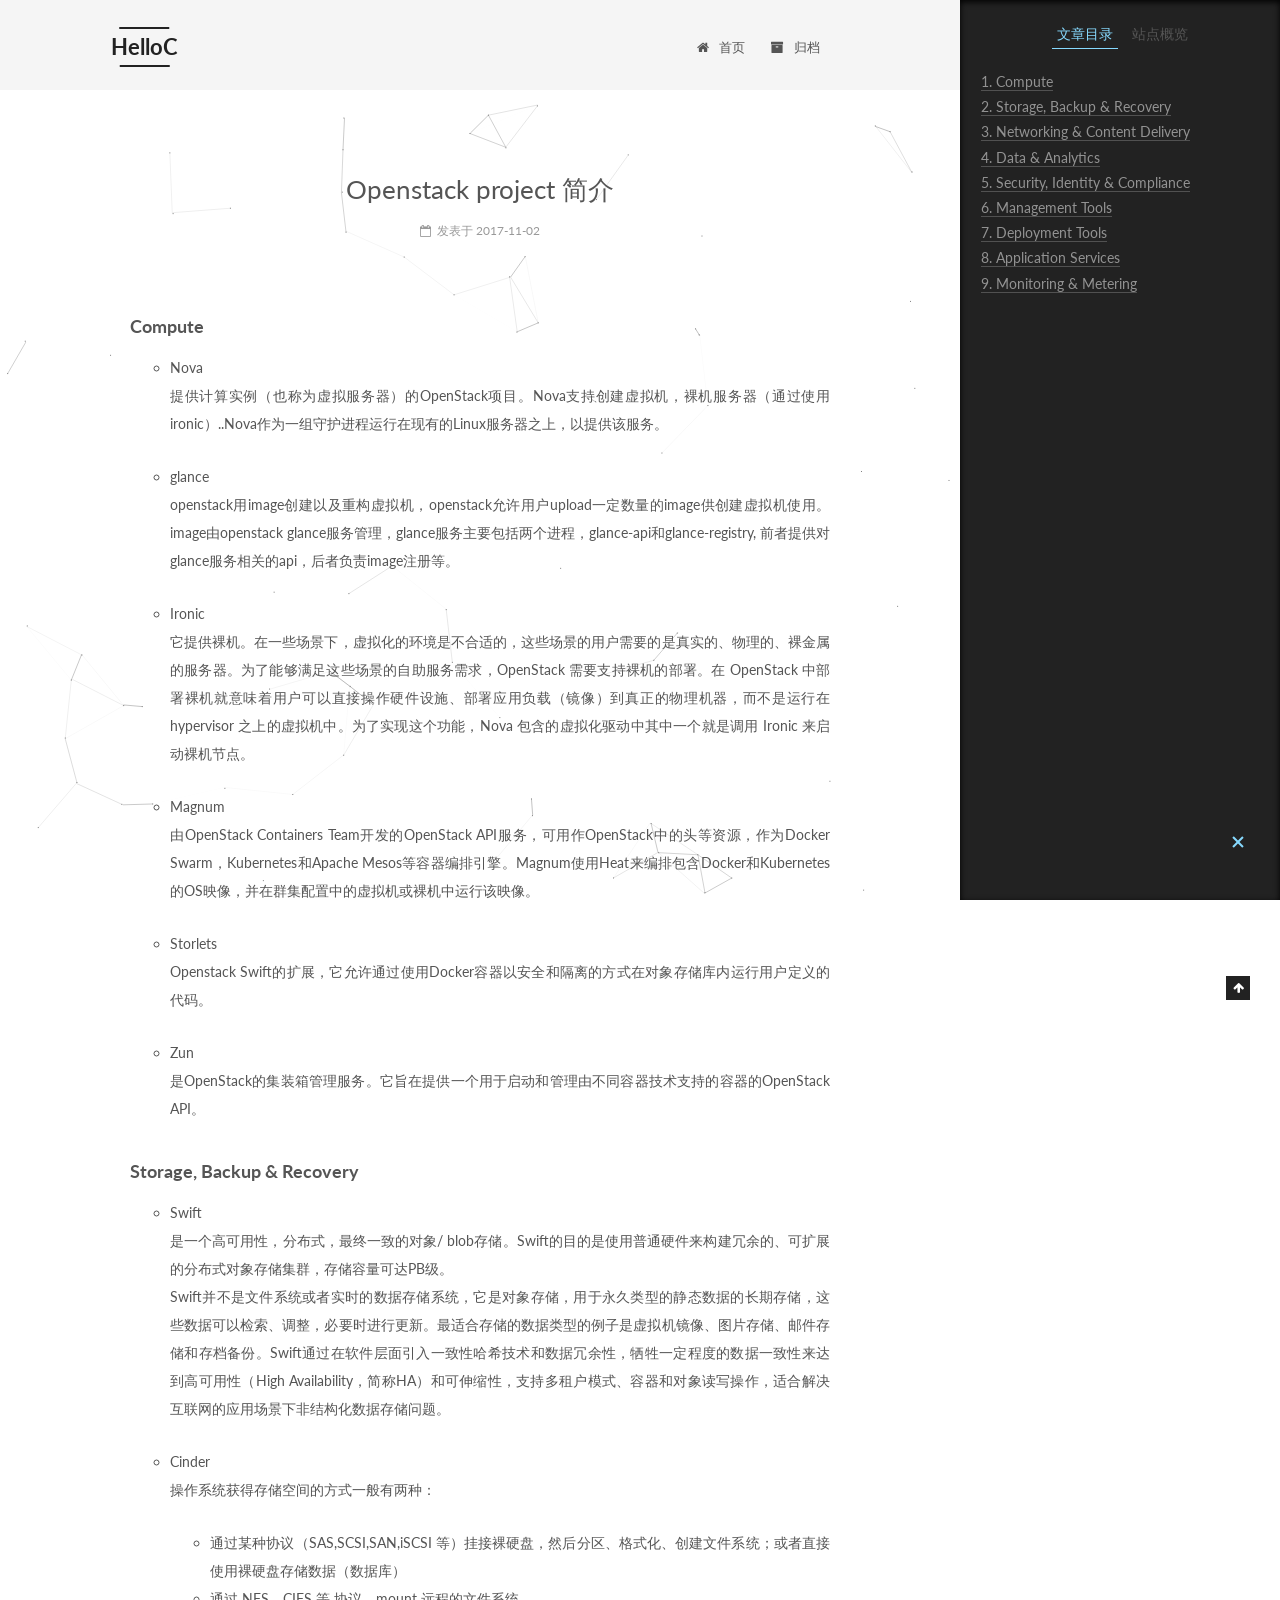
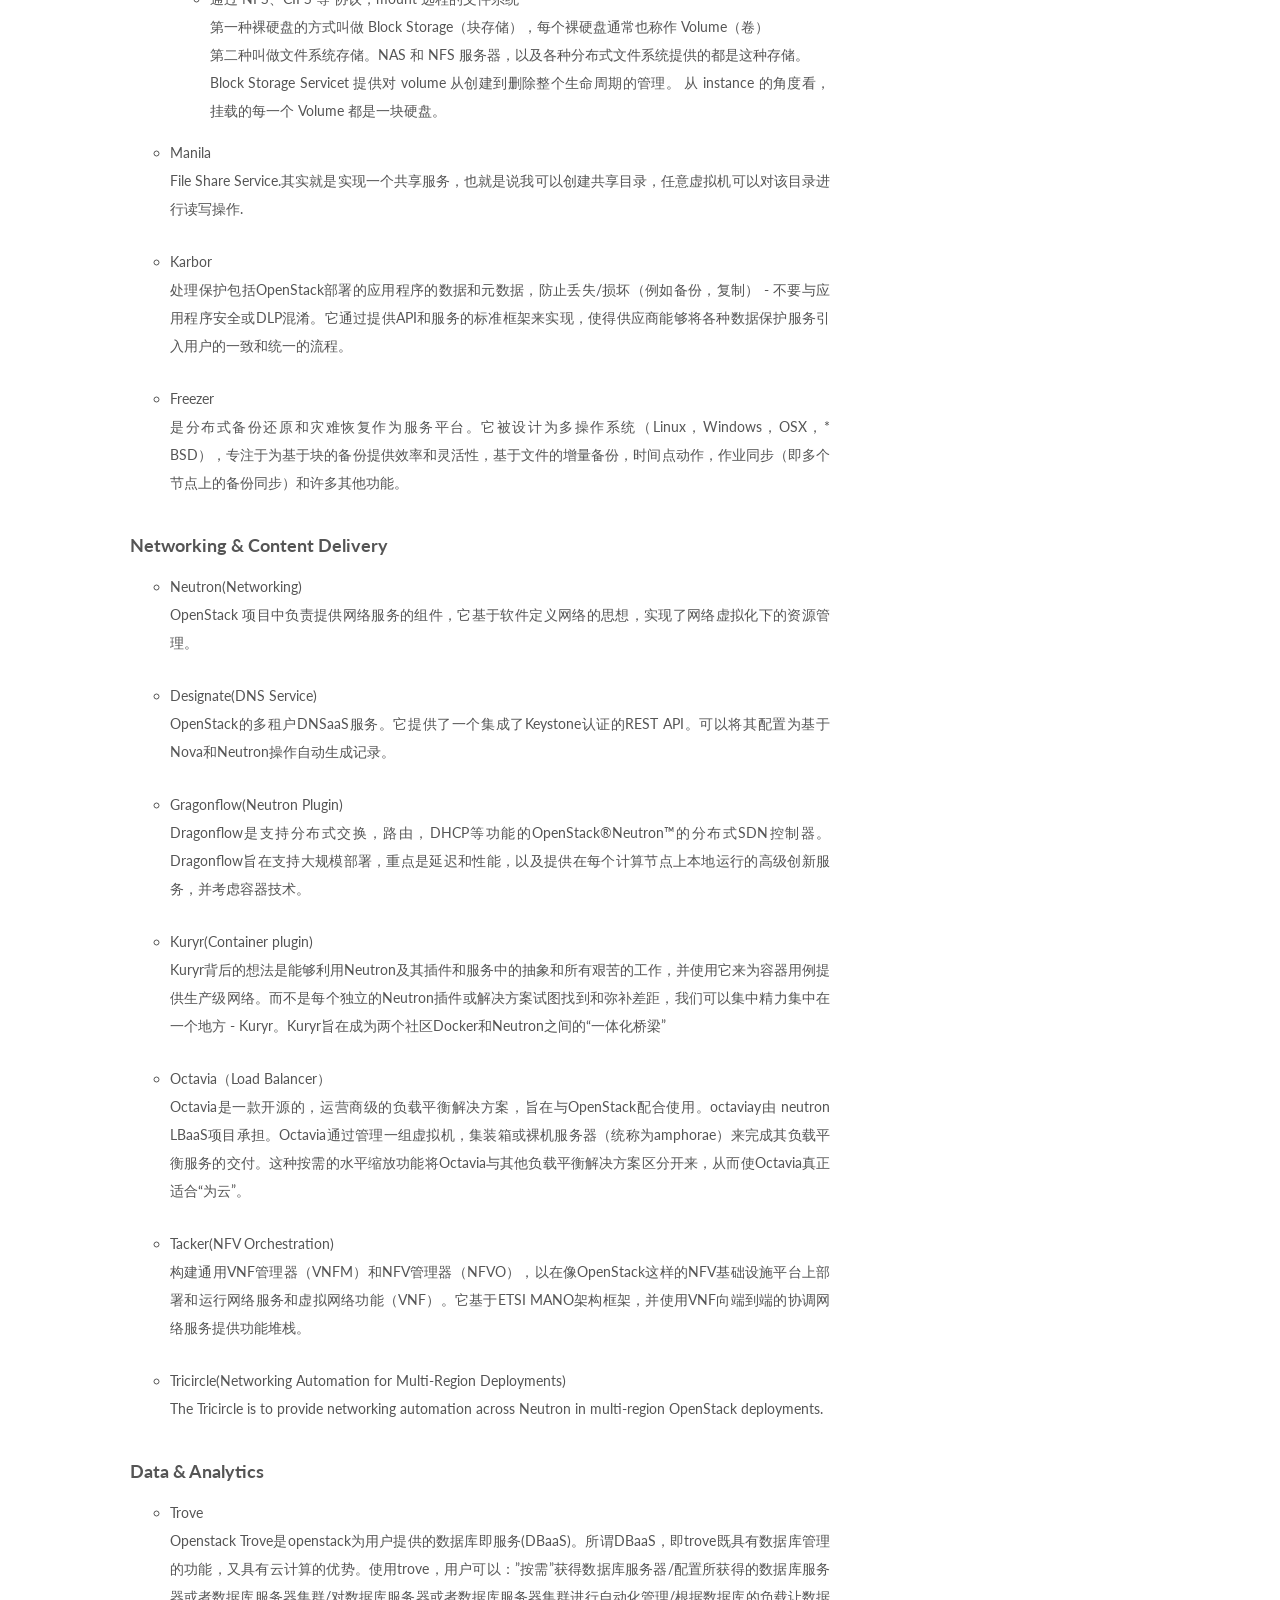
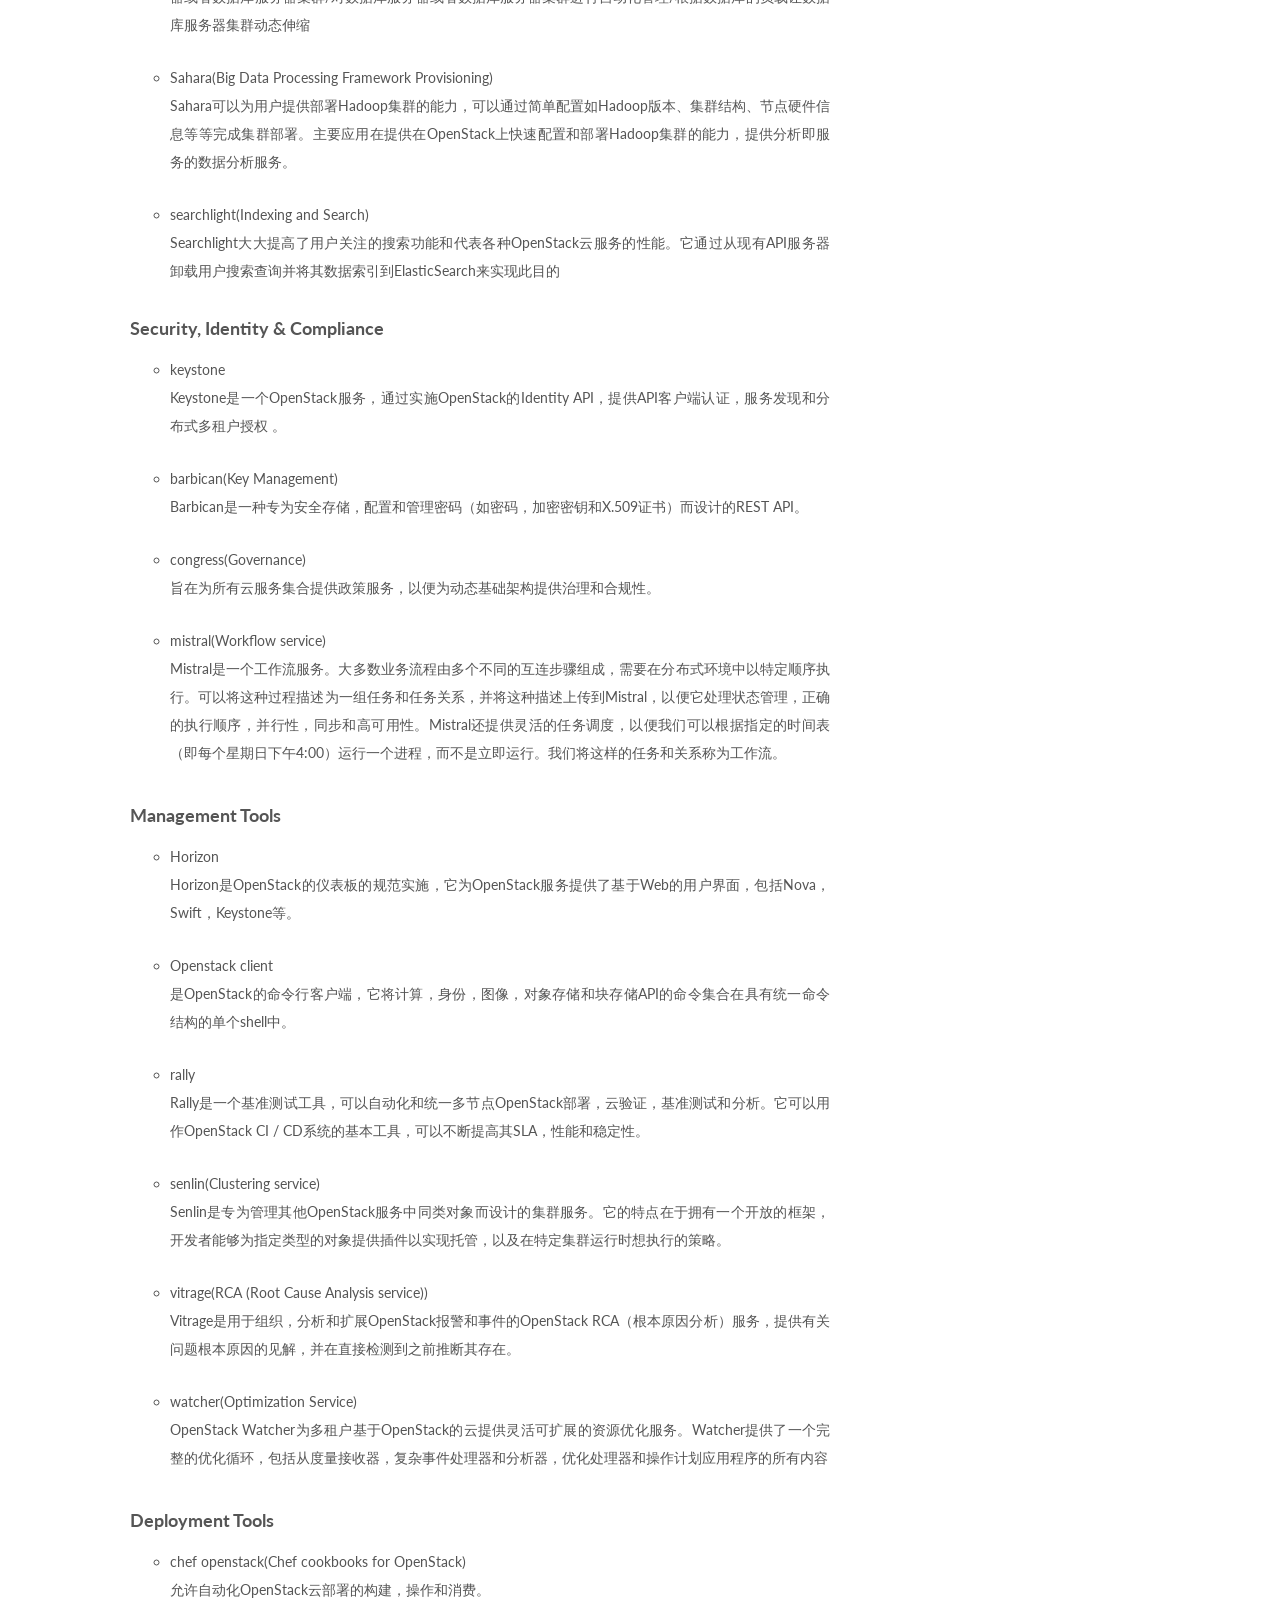
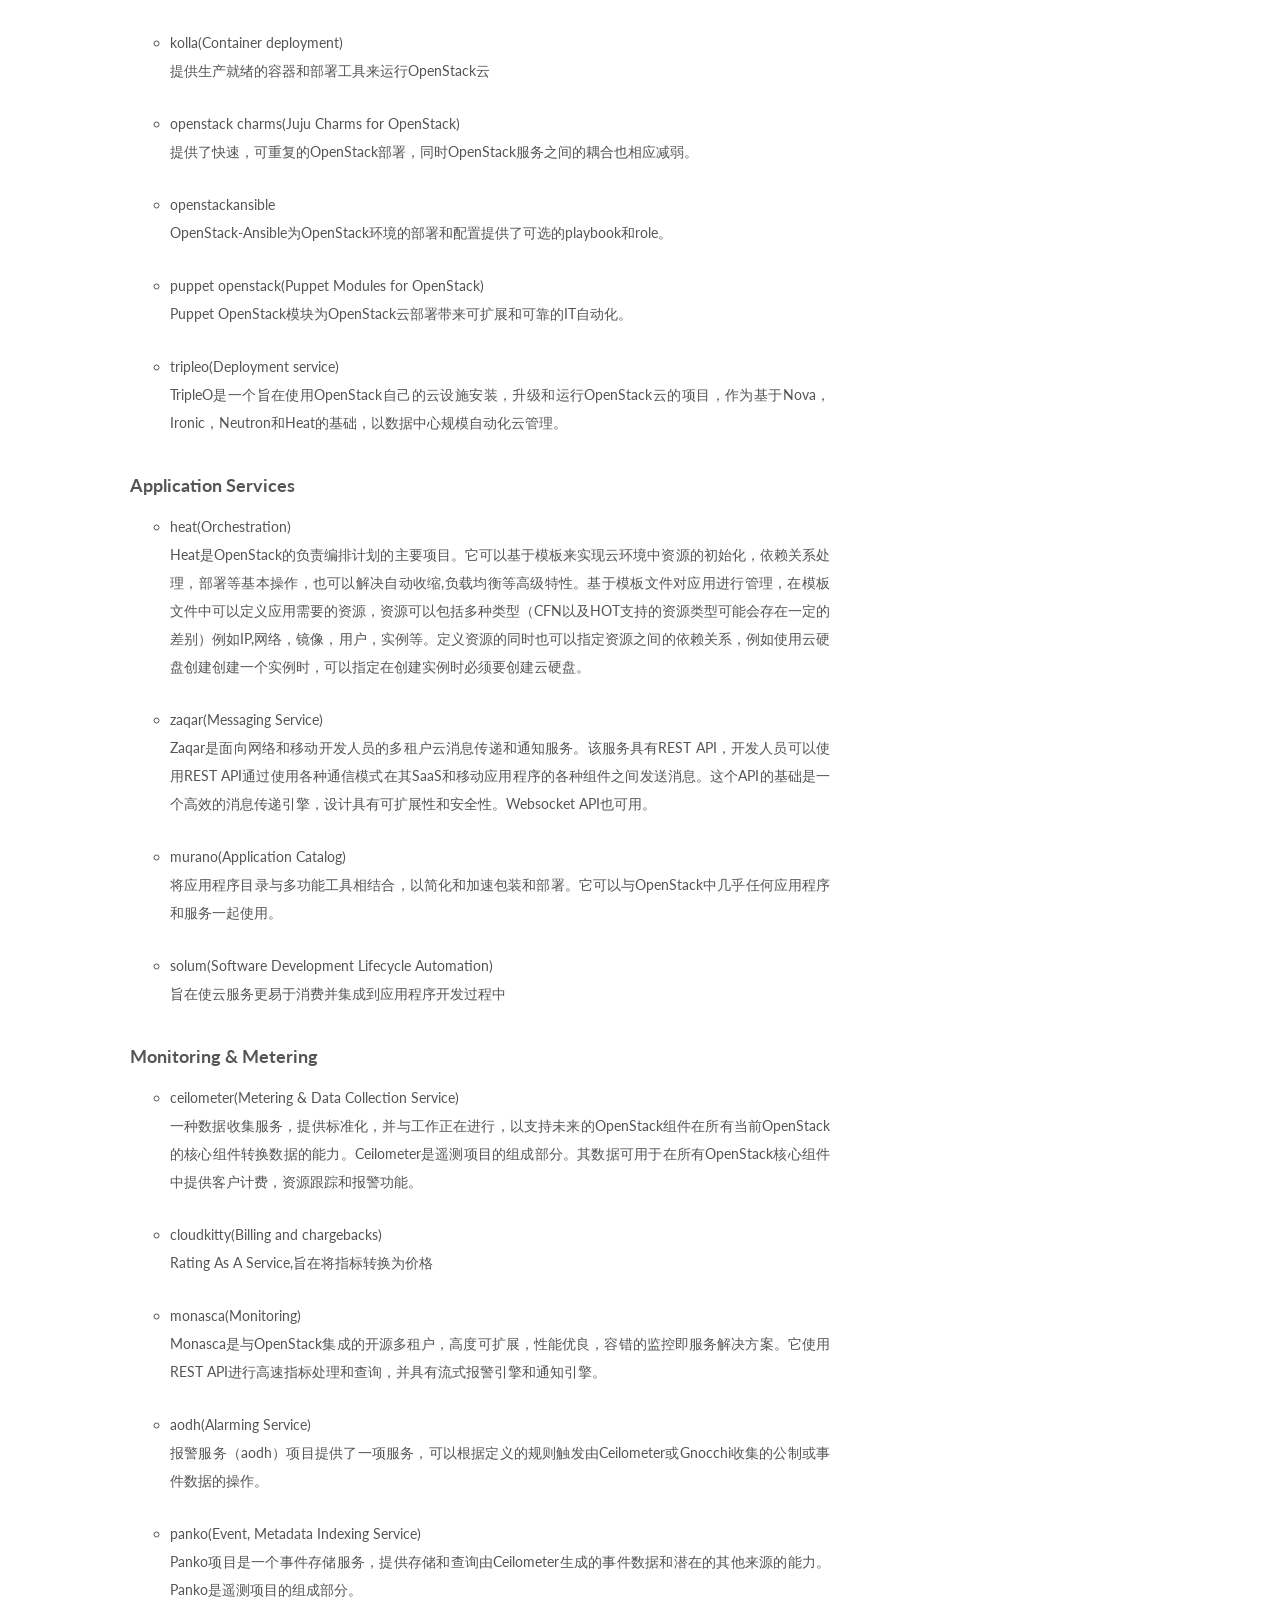
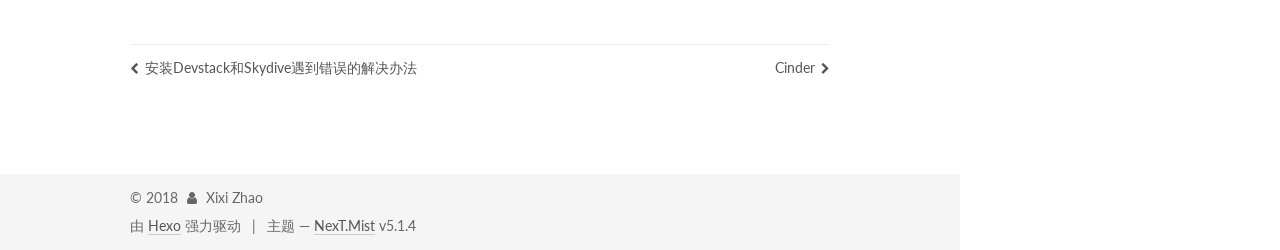
<file: 2017/11/02/openstack-project/index.html>
<!DOCTYPE html>



  


<html class="theme-next mist use-motion" lang="zh-Hans">
<head>
  <meta charset="UTF-8"/>
<meta http-equiv="X-UA-Compatible" content="IE=edge" />
<meta name="viewport" content="width=device-width, initial-scale=1, maximum-scale=1"/>
<meta name="theme-color" content="#222">









<meta http-equiv="Cache-Control" content="no-transform" />
<meta http-equiv="Cache-Control" content="no-siteapp" />
















  
  
  <link href="/lib/fancybox/source/jquery.fancybox.css?v=2.1.5" rel="stylesheet" type="text/css" />




  
  
  
  

  
    
    
  

  

  

  

  

  
    
    
    <link href="//fonts.googleapis.com/css?family=Lato:300,300italic,400,400italic,700,700italic&subset=latin,latin-ext" rel="stylesheet" type="text/css">
  






<link href="/lib/font-awesome/css/font-awesome.min.css?v=4.6.2" rel="stylesheet" type="text/css" />

<link href="/css/main.css?v=5.1.4" rel="stylesheet" type="text/css" />


  <link rel="apple-touch-icon" sizes="180x180" href="/images/apple-touch-icon-next.png?v=5.1.4">


  <link rel="icon" type="image/png" sizes="32x32" href="/images/favicon-32x32-next.png?v=5.1.4">


  <link rel="icon" type="image/png" sizes="16x16" href="/images/favicon-16x16-next.png?v=5.1.4">


  <link rel="mask-icon" href="/images/logo.svg?v=5.1.4" color="#222">





  <meta name="keywords" content="Hexo, NexT" />










<meta name="description" content="Compute Nova提供计算实例（也称为虚拟服务器）的OpenStack项目。Nova支持创建虚拟机，裸机服务器（通过使用ironic）..Nova作为一组守护进程运行在现有的Linux服务器之上，以提供该服务。  glanceopenstack用image创建以及重构虚拟机，openstack允许用户upload一定数量的image供创建虚拟机使用。image由openstack glanc">
<meta property="og:type" content="article">
<meta property="og:title" content="Openstack project 简介">
<meta property="og:url" content="http://yoursite.com/2017/11/02/openstack-project/index.html">
<meta property="og:site_name" content="HelloC">
<meta property="og:description" content="Compute Nova提供计算实例（也称为虚拟服务器）的OpenStack项目。Nova支持创建虚拟机，裸机服务器（通过使用ironic）..Nova作为一组守护进程运行在现有的Linux服务器之上，以提供该服务。  glanceopenstack用image创建以及重构虚拟机，openstack允许用户upload一定数量的image供创建虚拟机使用。image由openstack glanc">
<meta property="og:locale" content="zh-Hans">
<meta property="og:updated_time" content="2018-05-20T14:52:32.983Z">
<meta name="twitter:card" content="summary">
<meta name="twitter:title" content="Openstack project 简介">
<meta name="twitter:description" content="Compute Nova提供计算实例（也称为虚拟服务器）的OpenStack项目。Nova支持创建虚拟机，裸机服务器（通过使用ironic）..Nova作为一组守护进程运行在现有的Linux服务器之上，以提供该服务。  glanceopenstack用image创建以及重构虚拟机，openstack允许用户upload一定数量的image供创建虚拟机使用。image由openstack glanc">



<script type="text/javascript" id="hexo.configurations">
  var NexT = window.NexT || {};
  var CONFIG = {
    root: '/',
    scheme: 'Mist',
    version: '5.1.4',
    sidebar: {"position":"left","display":"post","offset":12,"b2t":false,"scrollpercent":false,"onmobile":false},
    fancybox: true,
    tabs: true,
    motion: {"enable":true,"async":false,"transition":{"post_block":"fadeIn","post_header":"slideDownIn","post_body":"slideDownIn","coll_header":"slideLeftIn","sidebar":"slideUpIn"}},
    duoshuo: {
      userId: '0',
      author: '博主'
    },
    algolia: {
      applicationID: '',
      apiKey: '',
      indexName: '',
      hits: {"per_page":10},
      labels: {"input_placeholder":"Search for Posts","hits_empty":"We didn't find any results for the search: ${query}","hits_stats":"${hits} results found in ${time} ms"}
    }
  };
</script>



  <link rel="canonical" href="http://yoursite.com/2017/11/02/openstack-project/"/>





  <title>Openstack project 简介 | HelloC</title>
  








</head>

<body itemscope itemtype="http://schema.org/WebPage" lang="zh-Hans">

  
  
    
  

  <div class="container sidebar-position-left page-post-detail">
    <div class="headband"></div>

    <header id="header" class="header" itemscope itemtype="http://schema.org/WPHeader">
      <div class="header-inner"><div class="site-brand-wrapper">
  <div class="site-meta ">
    

    <div class="custom-logo-site-title">
      <a href="/"  class="brand" rel="start">
        <span class="logo-line-before"><i></i></span>
        <span class="site-title">HelloC</span>
        <span class="logo-line-after"><i></i></span>
      </a>
    </div>
      
        <p class="site-subtitle"></p>
      
  </div>

  <div class="site-nav-toggle">
    <button>
      <span class="btn-bar"></span>
      <span class="btn-bar"></span>
      <span class="btn-bar"></span>
    </button>
  </div>
</div>

<nav class="site-nav">
  

  
    <ul id="menu" class="menu">
      
        
        <li class="menu-item menu-item-home">
          <a href="/" rel="section">
            
              <i class="menu-item-icon fa fa-fw fa-home"></i> <br />
            
            首页
          </a>
        </li>
      
        
        <li class="menu-item menu-item-archives">
          <a href="/archives/" rel="section">
            
              <i class="menu-item-icon fa fa-fw fa-archive"></i> <br />
            
            归档
          </a>
        </li>
      

      
    </ul>
  

  
</nav>



 </div>
    </header>

    <main id="main" class="main">
      <div class="main-inner">
        <div class="content-wrap">
          <div id="content" class="content">
            

  <div id="posts" class="posts-expand">
    

  

  
  
  

  <article class="post post-type-normal" itemscope itemtype="http://schema.org/Article">
  
  
  
  <div class="post-block">
    <link itemprop="mainEntityOfPage" href="http://yoursite.com/2017/11/02/openstack-project/">

    <span hidden itemprop="author" itemscope itemtype="http://schema.org/Person">
      <meta itemprop="name" content="Xixi Zhao">
      <meta itemprop="description" content="">
      <meta itemprop="image" content="/images/avatar.jpg">
    </span>

    <span hidden itemprop="publisher" itemscope itemtype="http://schema.org/Organization">
      <meta itemprop="name" content="HelloC">
    </span>

    
      <header class="post-header">

        
        
          <h1 class="post-title" itemprop="name headline">Openstack project 简介</h1>
        

        <div class="post-meta">
          <span class="post-time">
            
              <span class="post-meta-item-icon">
                <i class="fa fa-calendar-o"></i>
              </span>
              
                <span class="post-meta-item-text">发表于</span>
              
              <time title="创建于" itemprop="dateCreated datePublished" datetime="2017-11-02T23:28:11+08:00">
                2017-11-02
              </time>
            

            

            
          </span>

          

          
            
          

          
          

          

          

          

        </div>
      </header>
    

    
    
    
    <div class="post-body" itemprop="articleBody">

      
      

      
        <h4 id="Compute"><a href="#Compute" class="headerlink" title="Compute"></a>Compute</h4><ul>
<li><p>Nova<br>提供计算实例（也称为虚拟服务器）的OpenStack项目。Nova支持创建虚拟机，裸机服务器（通过使用ironic）..Nova作为一组守护进程运行在现有的Linux服务器之上，以提供该服务。</p>
</li>
<li><p>glance<br>openstack用image创建以及重构虚拟机，openstack允许用户upload一定数量的image供创建虚拟机使用。image由openstack glance服务管理，glance服务主要包括两个进程，glance-api和glance-registry, 前者提供对glance服务相关的api，后者负责image注册等。</p>
</li>
<li><p>Ironic<br>它提供裸机。在一些场景下，虚拟化的环境是不合适的，这些场景的用户需要的是真实的、物理的、裸金属的服务器。为了能够满足这些场景的自助服务需求，OpenStack 需要支持裸机的部署。在 OpenStack 中部署裸机就意味着用户可以直接操作硬件设施、部署应用负载（镜像）到真正的物理机器，而不是运行在 hypervisor 之上的虚拟机中。为了实现这个功能，Nova 包含的虚拟化驱动中其中一个就是调用 Ironic 来启动裸机节点。</p>
</li>
</ul>
<a id="more"></a>
<ul>
<li><p>Magnum<br>由OpenStack Containers Team开发的OpenStack API服务，可用作OpenStack中的头等资源，作为Docker Swarm，Kubernetes和Apache Mesos等容器编排引擎。Magnum使用Heat来编排包含Docker和Kubernetes的OS映像，并在群集配置中的虚拟机或裸机中运行该映像。</p>
</li>
<li><p>Storlets<br>Openstack Swift的扩展，它允许通过使用Docker容器以安全和隔离的方式在对象存储库内运行用户定义的代码。</p>
</li>
<li><p>Zun<br>是OpenStack的集装箱管理服务。它旨在提供一个用于启动和管理由不同容器技术支持的容器的OpenStack API。</p>
</li>
</ul>
<h4 id="Storage-Backup-amp-Recovery"><a href="#Storage-Backup-amp-Recovery" class="headerlink" title="Storage, Backup &amp; Recovery"></a>Storage, Backup &amp; Recovery</h4><ul>
<li><p>Swift<br>是一个高可用性，分布式，最终一致的对象/ blob存储。Swift的目的是使用普通硬件来构建冗余的、可扩展的分布式对象存储集群，存储容量可达PB级。<br>Swift并不是文件系统或者实时的数据存储系统，它是对象存储，用于永久类型的静态数据的长期存储，这些数据可以检索、调整，必要时进行更新。最适合存储的数据类型的例子是虚拟机镜像、图片存储、邮件存储和存档备份。Swift通过在软件层面引入一致性哈希技术和数据冗余性，牺牲一定程度的数据一致性来达到高可用性（High Availability，简称HA）和可伸缩性，支持多租户模式、容器和对象读写操作，适合解决互联网的应用场景下非结构化数据存储问题。</p>
</li>
<li><p>Cinder<br>操作系统获得存储空间的方式一般有两种：</p>
<ol>
<li>通过某种协议（SAS,SCSI,SAN,iSCSI 等）挂接裸硬盘，然后分区、格式化、创建文件系统；或者直接使用裸硬盘存储数据（数据库）</li>
<li>通过 NFS、CIFS 等 协议，mount 远程的文件系统<br>第一种裸硬盘的方式叫做 Block Storage（块存储），每个裸硬盘通常也称作 Volume（卷）<br>第二种叫做文件系统存储。NAS 和 NFS 服务器，以及各种分布式文件系统提供的都是这种存储。<br>Block Storage Servicet 提供对 volume 从创建到删除整个生命周期的管理。 从 instance 的角度看，挂载的每一个 Volume 都是一块硬盘。</li>
</ol>
</li>
</ul>
<ul>
<li><p>Manila<br>File Share Service.其实就是实现一个共享服务，也就是说我可以创建共享目录，任意虚拟机可以对该目录进行读写操作.</p>
</li>
<li><p>Karbor<br>处理保护包括OpenStack部署的应用程序的数据和元数据，防止丢失/损坏（例如备份，复制） - 不要与应用程序安全或DLP混淆。它通过提供API和服务的标准框架来实现，使得供应商能够将各种数据保护服务引入用户的一致和统一的流程。</p>
</li>
<li><p>Freezer<br>是分布式备份还原和灾难恢复作为服务平台。它被设计为多操作系统（Linux，Windows，OSX，* BSD），专注于为基于块的备份提供效率和灵活性，基于文件的增量备份，时间点动作，作业同步（即多个节点上的备份同步）和许多其他功能。</p>
</li>
</ul>
<h4 id="Networking-amp-Content-Delivery"><a href="#Networking-amp-Content-Delivery" class="headerlink" title="Networking &amp; Content Delivery"></a>Networking &amp; Content Delivery</h4><ul>
<li><p>Neutron(Networking)<br>OpenStack 项目中负责提供网络服务的组件，它基于软件定义网络的思想，实现了网络虚拟化下的资源管理。</p>
</li>
<li><p>Designate(DNS Service)<br>OpenStack的多租户DNSaaS服务。它提供了一个集成了Keystone认证的REST API。可以将其配置为基于Nova和Neutron操作自动生成记录。</p>
</li>
</ul>
<ul>
<li><p>Gragonflow(Neutron Plugin)<br>Dragonflow是支持分布式交换，路由，DHCP等功能的OpenStack®Neutron™的分布式SDN控制器。Dragonflow旨在支持大规模部署，重点是延迟和性能，以及提供在每个计算节点上本地运行的高级创新服务，并考虑容器技术。</p>
</li>
<li><p>Kuryr(Container plugin)<br>Kuryr背后的想法是能够利用Neutron及其插件和服务中的抽象和所有艰苦的工作，并使用它来为容器用例提供生产级网络。而不是每个独立的Neutron插件或解决方案试图找到和弥补差距，我们可以集中精力集中在一个地方 - Kuryr。Kuryr旨在成为两个社区Docker和Neutron之间的“一体化桥梁”</p>
</li>
<li><p>Octavia（Load Balancer）<br>Octavia是一款开源的，运营商级的负载平衡解决方案，旨在与OpenStack配合使用。octaviay由 neutron LBaaS项目承担。Octavia通过管理一组虚拟机，集装箱或裸机服务器（统称为amphorae）来完成其负载平衡服务的交付。这种按需的水平缩放功能将Octavia与其他负载平衡解决方案区分开来，从而使Octavia真正适合“为云”。</p>
</li>
<li><p>Tacker(NFV Orchestration)<br>构建通用VNF管理器（VNFM）和NFV管理器（NFVO），以在像OpenStack这样的NFV基础设施平台上部署和运行网络服务和虚拟网络功能（VNF）。它基于ETSI MANO架构框架，并使用VNF向端到端的协调网络服务提供功能堆栈。</p>
</li>
<li><p>Tricircle(Networking Automation for Multi-Region Deployments)<br>The Tricircle is to provide networking automation across Neutron in multi-region OpenStack deployments.</p>
</li>
</ul>
<h4 id="Data-amp-Analytics"><a href="#Data-amp-Analytics" class="headerlink" title="Data &amp; Analytics"></a>Data &amp; Analytics</h4><ul>
<li><p>Trove<br>Openstack Trove是openstack为用户提供的数据库即服务(DBaaS)。所谓DBaaS，即trove既具有数据库管理的功能，又具有云计算的优势。使用trove，用户可以：”按需”获得数据库服务器/配置所获得的数据库服务器或者数据库服务器集群/对数据库服务器或者数据库服务器集群进行自动化管理/根据数据库的负载让数据库服务器集群动态伸缩</p>
</li>
<li><p>Sahara(Big Data Processing Framework Provisioning)<br>Sahara可以为用户提供部署Hadoop集群的能力，可以通过简单配置如Hadoop版本、集群结构、节点硬件信息等等完成集群部署。主要应用在提供在OpenStack上快速配置和部署Hadoop集群的能力，提供分析即服务的数据分析服务。</p>
</li>
<li>searchlight(Indexing and Search)<br>Searchlight大大提高了用户关注的搜索功能和代表各种OpenStack云服务的性能。它通过从现有API服务器卸载用户搜索查询并将其数据索引到ElasticSearch来实现此目的</li>
</ul>
<h4 id="Security-Identity-amp-Compliance"><a href="#Security-Identity-amp-Compliance" class="headerlink" title="Security, Identity &amp; Compliance"></a>Security, Identity &amp; Compliance</h4><ul>
<li><p>keystone<br>Keystone是一个OpenStack服务，通过实施OpenStack的Identity API，提供API客户端认证，服务发现和分布式多租户授权 。</p>
</li>
<li><p>barbican(Key Management)<br>Barbican是一种专为安全存储，配置和管理密码（如密码，加密密钥和X.509证书）而设计的REST API。</p>
</li>
<li><p>congress(Governance)<br>旨在为所有云服务集合提供政策服务，以便为动态基础架构提供治理和合规性。</p>
</li>
<li><p>mistral(Workflow service)<br>Mistral是一个工作流服务。大多数业务流程由多个不同的互连步骤组成，需要在分布式环境中以特定顺序执行。可以将这种过程描述为一组任务和任务关系，并将这种描述上传到Mistral，以便它处理状态管理，正确的执行顺序，并行性，同步和高可用性。Mistral还提供灵活的任务调度，以便我们可以根据指定的时间表（即每个星期日下午4:00）运行一个进程，而不是立即运行。我们将这样的任务和关系称为工作流。</p>
</li>
</ul>
<h4 id="Management-Tools"><a href="#Management-Tools" class="headerlink" title="Management Tools"></a>Management Tools</h4><ul>
<li><p>Horizon<br>Horizo​​n是OpenStack的仪表板的规范实施，它为OpenStack服务提供了基于Web的用户界面，包括Nova，Swift，Keystone等。</p>
</li>
<li><p>Openstack client<br>是OpenStack的命令行客户端，它将计算，身份，图像，对象存储和块存储API的命令集合在具有统一命令结构的单个shell中。</p>
</li>
<li><p>rally<br>Rally是一个基准测试工具，可以自动化和统一多节点OpenStack部署，云验证，基准测试和分析。它可以用作OpenStack CI / CD系统的基本工具，可以不断提高其SLA，性能和稳定性。</p>
</li>
<li><p>senlin(Clustering service)<br>Senlin是专为管理其他OpenStack服务中同类对象而设计的集群服务。它的特点在于拥有一个开放的框架，开发者能够为指定类型的对象提供插件以实现托管，以及在特定集群运行时想执行的策略。</p>
</li>
<li><p>vitrage(RCA (Root Cause Analysis service))<br>Vitrage是用于组织，分析和扩展OpenStack报警和事件的OpenStack RCA（根本原因分析）服务，提供有关问题根本原因的见解，并在直接检测到之前推断其存在。</p>
</li>
<li><p>watcher(Optimization Service)<br>OpenStack Watcher为多租户基于OpenStack的云提供灵活可扩展的资源优化服务。Watcher提供了一个完整的优化循环，包括从度量接收器，复杂事件处理器和分析器，优化处理器和操作计划应用程序的所有内容</p>
</li>
</ul>
<h4 id="Deployment-Tools"><a href="#Deployment-Tools" class="headerlink" title="Deployment Tools"></a>Deployment Tools</h4><ul>
<li><p>chef openstack(Chef cookbooks for OpenStack)<br>允许自动化OpenStack云部署的构建，操作和消费。</p>
</li>
<li><p>kolla(Container deployment)<br>提供生产就绪的容器和部署工具来运行OpenStack云</p>
</li>
<li><p>openstack charms(Juju Charms for OpenStack)<br>提供了快速，可重复的OpenStack部署，同时OpenStack服务之间的耦合也相应减弱。</p>
</li>
<li><p>openstackansible<br>OpenStack-Ansible为OpenStack环境的部署和配置提供了可选的playbook和role。</p>
</li>
<li><p>puppet openstack(Puppet Modules for OpenStack)<br>Puppet OpenStack模块为OpenStack云部署带来可扩展和可靠的IT自动化。</p>
</li>
<li><p>tripleo(Deployment service)<br>TripleO是一个旨在使用OpenStack自己的云设施安装，升级和运行OpenStack云的项目，作为基于Nova，Ironic，Neutron和Heat的基础，以数据中心规模自动化云管理。</p>
</li>
</ul>
<h4 id="Application-Services"><a href="#Application-Services" class="headerlink" title="Application Services"></a>Application Services</h4><ul>
<li><p>heat(Orchestration)<br>Heat是OpenStack的负责编排计划的主要项目。它可以基于模板来实现云环境中资源的初始化，依赖关系处理，部署等基本操作，也可以解决自动收缩,负载均衡等高级特性。基于模板文件对应用进行管理，在模板文件中可以定义应用需要的资源，资源可以包括多种类型（CFN以及HOT支持的资源类型可能会存在一定的差别）例如IP,网络，镜像，用户，实例等。定义资源的同时也可以指定资源之间的依赖关系，例如使用云硬盘创建创建一个实例时，可以指定在创建实例时必须要创建云硬盘。</p>
</li>
<li><p>zaqar(Messaging Service)<br>Zaqar是面向网络和移动开发人员的多租户云消息传递和通知服务。该服务具有REST API，开发人员可以使用REST API通过使用各种通信模式在其SaaS和移动应用程序的各种组件之间发送消息。这个API的基础是一个高效的消息传递引擎，设计具有可扩展性和安全性。Websocket API也可用。</p>
</li>
<li><p>murano(Application Catalog)<br>将应用程序目录与多功能工具相结合，以简化和加速包装和部署。它可以与OpenStack中几乎任何应用程序和服务一起使用。</p>
</li>
<li><p>solum(Software Development Lifecycle Automation)<br>旨在使云服务更易于消费并集成到应用程序开发过程中</p>
</li>
</ul>
<h4 id="Monitoring-amp-Metering"><a href="#Monitoring-amp-Metering" class="headerlink" title="Monitoring &amp; Metering"></a>Monitoring &amp; Metering</h4><ul>
<li><p>ceilometer(Metering &amp; Data Collection Service)<br>一种数据收集服务，提供标准化，并与工作正在进行，以支持未来的OpenStack组件在所有当前OpenStack的核心组件转换数据的能力。Ceilometer是遥测项目的组成部分。其数据可用于在所有OpenStack核心组件中提供客户计费，资源跟踪和报警功能。</p>
</li>
<li><p>cloudkitty(Billing and chargebacks)<br>Rating As A Service,旨在将指标转换为价格</p>
</li>
<li><p>monasca(Monitoring)<br>Monasca是与OpenStack集成的开源多租户，高度可扩展，性能优良，容错的监控即服务解决方案。它使用REST API进行高速指标处理和查询，并具有流式报警引擎和通知引擎。</p>
</li>
<li><p>aodh(Alarming Service)<br>报警服务（aodh）项目提供了一项服务，可以根据定义的规则触发由Ceilometer或Gnocchi收集的公制或事件数据的操作。</p>
</li>
<li><p>panko(Event, Metadata Indexing Service)<br>Panko项目是一个事件存储服务，提供存储和查询由Ceilometer生成的事件数据和潜在的其他来源的能力。Panko是遥测项目的组成部分。</p>
</li>
</ul>

      
    </div>
    
    
    

    

    

    

    <footer class="post-footer">
      

      
      
      

      
        <div class="post-nav">
          <div class="post-nav-next post-nav-item">
            
              <a href="/2017/08/12/skydive-installation/" rel="next" title="安装Devstack和Skydive遇到错误的解决办法">
                <i class="fa fa-chevron-left"></i> 安装Devstack和Skydive遇到错误的解决办法
              </a>
            
          </div>

          <span class="post-nav-divider"></span>

          <div class="post-nav-prev post-nav-item">
            
              <a href="/2018/05/20/cinder/" rel="prev" title="Cinder">
                Cinder <i class="fa fa-chevron-right"></i>
              </a>
            
          </div>
        </div>
      

      
      
    </footer>
  </div>
  
  
  
  </article>



    <div class="post-spread">
      
    </div>
  </div>


          </div>
          


          

  



        </div>
        
          
  
  <div class="sidebar-toggle">
    <div class="sidebar-toggle-line-wrap">
      <span class="sidebar-toggle-line sidebar-toggle-line-first"></span>
      <span class="sidebar-toggle-line sidebar-toggle-line-middle"></span>
      <span class="sidebar-toggle-line sidebar-toggle-line-last"></span>
    </div>
  </div>

  <aside id="sidebar" class="sidebar">
    
    <div class="sidebar-inner">

      

      
        <ul class="sidebar-nav motion-element">
          <li class="sidebar-nav-toc sidebar-nav-active" data-target="post-toc-wrap">
            文章目录
          </li>
          <li class="sidebar-nav-overview" data-target="site-overview-wrap">
            站点概览
          </li>
        </ul>
      

      <section class="site-overview-wrap sidebar-panel">
        <div class="site-overview">
          <div class="site-author motion-element" itemprop="author" itemscope itemtype="http://schema.org/Person">
            
              <img class="site-author-image" itemprop="image"
                src="/images/avatar.jpg"
                alt="Xixi Zhao" />
            
              <p class="site-author-name" itemprop="name">Xixi Zhao</p>
              <p class="site-description motion-element" itemprop="description"></p>
          </div>

          <nav class="site-state motion-element">

            
              <div class="site-state-item site-state-posts">
              
                <a href="/archives/">
              
                  <span class="site-state-item-count">6</span>
                  <span class="site-state-item-name">日志</span>
                </a>
              </div>
            

            

            

          </nav>

          

          

          
          

          
          

          

        </div>
      </section>

      
      <!--noindex-->
        <section class="post-toc-wrap motion-element sidebar-panel sidebar-panel-active">
          <div class="post-toc">

            
              
            

            
              <div class="post-toc-content"><ol class="nav"><li class="nav-item nav-level-4"><a class="nav-link" href="#Compute"><span class="nav-number">1.</span> <span class="nav-text">Compute</span></a></li><li class="nav-item nav-level-4"><a class="nav-link" href="#Storage-Backup-amp-Recovery"><span class="nav-number">2.</span> <span class="nav-text">Storage, Backup & Recovery</span></a></li><li class="nav-item nav-level-4"><a class="nav-link" href="#Networking-amp-Content-Delivery"><span class="nav-number">3.</span> <span class="nav-text">Networking & Content Delivery</span></a></li><li class="nav-item nav-level-4"><a class="nav-link" href="#Data-amp-Analytics"><span class="nav-number">4.</span> <span class="nav-text">Data & Analytics</span></a></li><li class="nav-item nav-level-4"><a class="nav-link" href="#Security-Identity-amp-Compliance"><span class="nav-number">5.</span> <span class="nav-text">Security, Identity & Compliance</span></a></li><li class="nav-item nav-level-4"><a class="nav-link" href="#Management-Tools"><span class="nav-number">6.</span> <span class="nav-text">Management Tools</span></a></li><li class="nav-item nav-level-4"><a class="nav-link" href="#Deployment-Tools"><span class="nav-number">7.</span> <span class="nav-text">Deployment Tools</span></a></li><li class="nav-item nav-level-4"><a class="nav-link" href="#Application-Services"><span class="nav-number">8.</span> <span class="nav-text">Application Services</span></a></li><li class="nav-item nav-level-4"><a class="nav-link" href="#Monitoring-amp-Metering"><span class="nav-number">9.</span> <span class="nav-text">Monitoring & Metering</span></a></li></ol></div>
            

          </div>
        </section>
      <!--/noindex-->
      

      

    </div>
  </aside>


        
      </div>
    </main>

    <footer id="footer" class="footer">
      <div class="footer-inner">
        <div class="copyright">&copy; <span itemprop="copyrightYear">2018</span>
  <span class="with-love">
    <i class="fa fa-user"></i>
  </span>
  <span class="author" itemprop="copyrightHolder">Xixi Zhao</span>

  
</div>


  <div class="powered-by">由 <a class="theme-link" target="_blank" href="https://hexo.io">Hexo</a> 强力驱动</div>



  <span class="post-meta-divider">|</span>



  <div class="theme-info">主题 &mdash; <a class="theme-link" target="_blank" href="https://github.com/iissnan/hexo-theme-next">NexT.Mist</a> v5.1.4</div>




        







        
      </div>
    </footer>

    
      <div class="back-to-top">
        <i class="fa fa-arrow-up"></i>
        
      </div>
    

    

  </div>

  

<script type="text/javascript">
  if (Object.prototype.toString.call(window.Promise) !== '[object Function]') {
    window.Promise = null;
  }
</script>









  


  











  
  
    <script type="text/javascript" src="/lib/jquery/index.js?v=2.1.3"></script>
  

  
  
    <script type="text/javascript" src="/lib/fastclick/lib/fastclick.min.js?v=1.0.6"></script>
  

  
  
    <script type="text/javascript" src="/lib/jquery_lazyload/jquery.lazyload.js?v=1.9.7"></script>
  

  
  
    <script type="text/javascript" src="/lib/velocity/velocity.min.js?v=1.2.1"></script>
  

  
  
    <script type="text/javascript" src="/lib/velocity/velocity.ui.min.js?v=1.2.1"></script>
  

  
  
    <script type="text/javascript" src="/lib/fancybox/source/jquery.fancybox.pack.js?v=2.1.5"></script>
  

  
  
    <script type="text/javascript" src="/lib/canvas-nest/canvas-nest.min.js"></script>
  


  


  <script type="text/javascript" src="/js/src/utils.js?v=5.1.4"></script>

  <script type="text/javascript" src="/js/src/motion.js?v=5.1.4"></script>



  
  

  
  <script type="text/javascript" src="/js/src/scrollspy.js?v=5.1.4"></script>
<script type="text/javascript" src="/js/src/post-details.js?v=5.1.4"></script>



  


  <script type="text/javascript" src="/js/src/bootstrap.js?v=5.1.4"></script>



  


  




	





  





  












  





  

  

  

  
  

  

  

  

</body>
</html>
</file>
<file: css/main.css>
/* normalize.css v3.0.2 | MIT License | git.io/normalize */
html {
  font-family: sans-serif; /* 1 */
  -ms-text-size-adjust: 100%; /* 2 */
  -webkit-text-size-adjust: 100%; /* 2 */
}
body {
  margin: 0;
}
article,
aside,
details,
figcaption,
figure,
footer,
header,
hgroup,
main,
menu,
nav,
section,
summary {
  display: block;
}
audio,
canvas,
progress,
video {
  display: inline-block; /* 1 */
  vertical-align: baseline; /* 2 */
}
audio:not([controls]) {
  display: none;
  height: 0;
}
[hidden],
template {
  display: none;
}
a {
  background-color: transparent;
}
a:active,
a:hover {
  outline: 0;
}
abbr[title] {
  border-bottom: 1px dotted;
}
b,
strong {
  font-weight: bold;
}
dfn {
  font-style: italic;
}
h1 {
  font-size: 2em;
  margin: 0.67em 0;
}
mark {
  background: #ff0;
  color: #000;
}
small {
  font-size: 80%;
}
sub,
sup {
  font-size: 75%;
  line-height: 0;
  position: relative;
  vertical-align: baseline;
}
sup {
  top: -0.5em;
}
sub {
  bottom: -0.25em;
}
img {
  border: 0;
}
svg:not(:root) {
  overflow: hidden;
}
figure {
  margin: 1em 40px;
}
hr {
  -moz-box-sizing: content-box;
  box-sizing: content-box;
  height: 0;
}
pre {
  overflow: auto;
}
code,
kbd,
pre,
samp {
  font-family: monospace, monospace;
  font-size: 1em;
}
button,
input,
optgroup,
select,
textarea {
  color: inherit; /* 1 */
  font: inherit; /* 2 */
  margin: 0; /* 3 */
}
button {
  overflow: visible;
}
button,
select {
  text-transform: none;
}
button,
html input[type="button"],
input[type="reset"],
input[type="submit"] {
  -webkit-appearance: button; /* 2 */
  cursor: pointer; /* 3 */
}
button[disabled],
html input[disabled] {
  cursor: default;
}
button::-moz-focus-inner,
input::-moz-focus-inner {
  border: 0;
  padding: 0;
}
input {
  line-height: normal;
}
input[type="checkbox"],
input[type="radio"] {
  box-sizing: border-box; /* 1 */
  padding: 0; /* 2 */
}
input[type="number"]::-webkit-inner-spin-button,
input[type="number"]::-webkit-outer-spin-button {
  height: auto;
}
input[type="search"] {
  -webkit-appearance: textfield; /* 1 */
  -moz-box-sizing: content-box;
  -webkit-box-sizing: content-box; /* 2 */
  box-sizing: content-box;
}
input[type="search"]::-webkit-search-cancel-button,
input[type="search"]::-webkit-search-decoration {
  -webkit-appearance: none;
}
fieldset {
  border: 1px solid #c0c0c0;
  margin: 0 2px;
  padding: 0.35em 0.625em 0.75em;
}
legend {
  border: 0; /* 1 */
  padding: 0; /* 2 */
}
textarea {
  overflow: auto;
}
optgroup {
  font-weight: bold;
}
table {
  border-collapse: collapse;
  border-spacing: 0;
}
td,
th {
  padding: 0;
}
::selection {
  background: #262a30;
  color: #fff;
}
body {
  position: relative;
  font-family: 'Lato', "PingFang SC", "Microsoft YaHei", sans-serif;
  font-size: 14px;
  line-height: 2;
  color: #555;
  background: #fff;
}
@media (max-width: 767px) {
  body {
    padding-right: 0 !important;
  }
}
@media (min-width: 768px) and (max-width: 991px) {
  body {
    padding-right: 0 !important;
  }
}
@media (min-width: 1600px) {
  body {
    font-size: 16px;
  }
}
h1,
h2,
h3,
h4,
h5,
h6 {
  margin: 0;
  padding: 0;
  font-weight: bold;
  line-height: 1.5;
  font-family: 'Lato', "PingFang SC", "Microsoft YaHei", sans-serif;
}
h2,
h3,
h4,
h5,
h6 {
  margin: 20px 0 15px;
}
h1 {
  font-size: 24px;
}
@media (max-width: 767px) {
  h1 {
    font-size: 20px;
  }
}
h2 {
  font-size: 22px;
}
@media (max-width: 767px) {
  h2 {
    font-size: 18px;
  }
}
h3 {
  font-size: 20px;
}
@media (max-width: 767px) {
  h3 {
    font-size: 16px;
  }
}
h4 {
  font-size: 18px;
}
@media (max-width: 767px) {
  h4 {
    font-size: 14px;
  }
}
h5 {
  font-size: 16px;
}
@media (max-width: 767px) {
  h5 {
    font-size: 12px;
  }
}
h6 {
  font-size: 14px;
}
@media (max-width: 767px) {
  h6 {
    font-size: 10px;
  }
}
p {
  margin: 0 0 20px 0;
}
a {
  color: #555;
  text-decoration: none;
  outline: none;
  border-bottom: 1px solid #999;
  word-wrap: break-word;
}
a:hover {
  color: #222;
  border-bottom-color: #222;
}
blockquote {
  margin: 0;
  padding: 0;
}
img {
  display: block;
  margin: auto;
  max-width: 100%;
  height: auto;
}
hr {
  margin: 40px 0;
  height: 3px;
  border: none;
  background-color: #ddd;
  background-image: repeating-linear-gradient(-45deg, #fff, #fff 4px, transparent 4px, transparent 8px);
}
blockquote {
  padding: 0 15px;
  color: #666;
  border-left: 4px solid #ddd;
}
blockquote cite::before {
  content: "-";
  padding: 0 5px;
}
dt {
  font-weight: 700;
}
dd {
  margin: 0;
  padding: 0;
}
kbd {
  border: 1px solid #ccc;
  border-radius: 0.2em;
  box-shadow: 0.1em 0.1em 0.2em rgba(0,0,0,0.1);
  background-color: #f9f9f9;
  font-family: inherit;
  background-image: -webkit-linear-gradient(top, #eee, #fff, #eee);
  padding: 0.1em 0.3em;
  white-space: nowrap;
}
.text-left {
  text-align: left;
}
.text-center {
  text-align: center;
}
.text-right {
  text-align: right;
}
.text-justify {
  text-align: justify;
}
.text-nowrap {
  white-space: nowrap;
}
.text-lowercase {
  text-transform: lowercase;
}
.text-uppercase {
  text-transform: uppercase;
}
.text-capitalize {
  text-transform: capitalize;
}
.center-block {
  display: block;
  margin-left: auto;
  margin-right: auto;
}
.clearfix:before,
.clearfix:after {
  content: " ";
  display: table;
}
.clearfix:after {
  clear: both;
}
.pullquote {
  width: 45%;
}
.pullquote.left {
  float: left;
  margin-left: 5px;
  margin-right: 10px;
}
.pullquote.right {
  float: right;
  margin-left: 10px;
  margin-right: 5px;
}
.affix.affix.affix {
  position: fixed;
}
.translation {
  margin-top: -20px;
  font-size: 14px;
  color: #999;
}
.scrollbar-measure {
  width: 100px;
  height: 100px;
  overflow: scroll;
  position: absolute;
  top: -9999px;
}
.use-motion .motion-element {
  opacity: 0;
}
table {
  margin: 20px 0;
  width: 100%;
  border-collapse: collapse;
  border-spacing: 0;
  border: 1px solid #ddd;
  font-size: 14px;
  table-layout: fixed;
  word-wrap: break-all;
}
table>tbody>tr:nth-of-type(odd) {
  background-color: #f9f9f9;
}
table>tbody>tr:hover {
  background-color: #f5f5f5;
}
caption,
th,
td {
  padding: 8px;
  text-align: left;
  vertical-align: middle;
  font-weight: normal;
}
th,
td {
  border-bottom: 3px solid #ddd;
  border-right: 1px solid #eee;
}
th {
  padding-bottom: 10px;
  font-weight: 700;
}
td {
  border-bottom-width: 1px;
}
html,
body {
  height: 100%;
}
.container {
  position: relative;
  min-height: 100%;
}
.header-inner {
  margin: 0 auto;
  padding: 100px 0 70px;
  width: 700px;
}
@media (min-width: 1600px) {
  .container .header-inner {
    width: 900px;
  }
}
.main {
  padding-bottom: 150px;
}
.main-inner {
  margin: 0 auto;
  width: 700px;
}
@media (min-width: 1600px) {
  .container .main-inner {
    width: 900px;
  }
}
.footer {
  position: absolute;
  left: 0;
  bottom: 0;
  width: 100%;
  min-height: 50px;
}
.footer-inner {
  box-sizing: border-box;
  margin: 20px auto;
  width: 700px;
}
@media (min-width: 1600px) {
  .container .footer-inner {
    width: 900px;
  }
}
pre,
.highlight {
  overflow: auto;
  margin: 20px 0;
  padding: 0;
  font-size: 13px;
  color: #4d4d4c;
  background: #f7f7f7;
  line-height: 1.6;
}
pre,
code {
  font-family: consolas, Menlo, "PingFang SC", "Microsoft YaHei", monospace;
}
code {
  padding: 2px 4px;
  word-wrap: break-word;
  color: #555;
  background: #eee;
  border-radius: 3px;
  font-size: 13px;
}
pre {
  padding: 10px;
}
pre code {
  padding: 0;
  color: #4d4d4c;
  background: none;
  text-shadow: none;
}
.highlight {
  border-radius: 1px;
}
.highlight pre {
  border: none;
  margin: 0;
  padding: 10px 0;
}
.highlight table {
  margin: 0;
  width: auto;
  border: none;
}
.highlight td {
  border: none;
  padding: 0;
}
.highlight figcaption {
  font-size: 1em;
  color: #4d4d4c;
  line-height: 1em;
  margin-bottom: 1em;
}
.highlight figcaption:before,
.highlight figcaption:after {
  content: " ";
  display: table;
}
.highlight figcaption:after {
  clear: both;
}
.highlight figcaption a {
  float: right;
  color: #4d4d4c;
}
.highlight figcaption a:hover {
  border-bottom-color: #4d4d4c;
}
.highlight .gutter pre {
  padding-left: 10px;
  padding-right: 10px;
  color: #869194;
  text-align: right;
  background-color: #eff2f3;
}
.highlight .code pre {
  width: 100%;
  padding-left: 10px;
  padding-right: 10px;
  background-color: #f7f7f7;
}
.highlight .line {
  height: 20px;
}
.gutter {
  -webkit-user-select: none;
  -moz-user-select: none;
  -ms-user-select: none;
  user-select: none;
}
.gist table {
  width: auto;
}
.gist table td {
  border: none;
}
pre .deletion {
  background: #fdd;
}
pre .addition {
  background: #dfd;
}
pre .meta {
  color: #8959a8;
}
pre .comment {
  color: #8e908c;
}
pre .variable,
pre .attribute,
pre .tag,
pre .regexp,
pre .ruby .constant,
pre .xml .tag .title,
pre .xml .pi,
pre .xml .doctype,
pre .html .doctype,
pre .css .id,
pre .css .class,
pre .css .pseudo {
  color: #c82829;
}
pre .number,
pre .preprocessor,
pre .built_in,
pre .literal,
pre .params,
pre .constant,
pre .command {
  color: #f5871f;
}
pre .ruby .class .title,
pre .css .rules .attribute,
pre .string,
pre .value,
pre .inheritance,
pre .header,
pre .ruby .symbol,
pre .xml .cdata,
pre .special,
pre .number,
pre .formula {
  color: #718c00;
}
pre .title,
pre .css .hexcolor {
  color: #3e999f;
}
pre .function,
pre .python .decorator,
pre .python .title,
pre .ruby .function .title,
pre .ruby .title .keyword,
pre .perl .sub,
pre .javascript .title,
pre .coffeescript .title {
  color: #4271ae;
}
pre .keyword,
pre .javascript .function {
  color: #8959a8;
}
.full-image.full-image.full-image.full-image {
  border: none;
  max-width: 100%;
  width: auto;
  margin: 20px auto 25px;
}
@media (min-width: 992px) {
  .full-image.full-image.full-image.full-image {
    max-width: none;
    width: 110%;
    margin: 25px -5%;
  }
}
.blockquote-center,
.page-home .post-type-quote blockquote,
.page-post-detail .post-type-quote blockquote {
  position: relative;
  margin: 40px 0;
  padding: 0;
  border-left: none;
  text-align: center;
}
.blockquote-center::before,
.page-home .post-type-quote blockquote::before,
.page-post-detail .post-type-quote blockquote::before,
.blockquote-center::after,
.page-home .post-type-quote blockquote::after,
.page-post-detail .post-type-quote blockquote::after {
  position: absolute;
  content: ' ';
  display: block;
  width: 100%;
  height: 24px;
  opacity: 0.2;
  background-repeat: no-repeat;
  background-position: 0 -6px;
  background-size: 22px 22px;
}
.blockquote-center::before,
.page-home .post-type-quote blockquote::before,
.page-post-detail .post-type-quote blockquote::before {
  top: -20px;
  background-image: url("../images/quote-l.svg");
  border-top: 1px solid #ccc;
}
.blockquote-center::after,
.page-home .post-type-quote blockquote::after,
.page-post-detail .post-type-quote blockquote::after {
  bottom: -20px;
  background-image: url("../images/quote-r.svg");
  border-bottom: 1px solid #ccc;
  background-position: 100% 8px;
}
.blockquote-center p,
.page-home .post-type-quote blockquote p,
.page-post-detail .post-type-quote blockquote p,
.blockquote-center div,
.page-home .post-type-quote blockquote div,
.page-post-detail .post-type-quote blockquote div {
  text-align: center;
}
.post .post-body .group-picture img {
  box-sizing: border-box;
  padding: 0 3px;
  border: none;
}
.post .group-picture-row {
  overflow: hidden;
  margin-top: 6px;
}
.post .group-picture-row:first-child {
  margin-top: 0;
}
.post .group-picture-column {
  float: left;
}
.page-post-detail .post-body .group-picture-column {
  float: none;
  margin-top: 10px;
  width: auto !important;
}
.page-post-detail .post-body .group-picture-column img {
  margin: 0 auto;
}
.page-archive .group-picture-container {
  overflow: hidden;
}
.page-archive .group-picture-row {
  float: left;
}
.page-archive .group-picture-row:first-child {
  margin-top: 6px;
}
.page-archive .group-picture-column {
  max-width: 150px;
  max-height: 150px;
}
.post-body .note {
  position: relative;
  padding: 15px;
  margin-bottom: 20px;
  border: 1px solid #eee;
  border-left-width: 5px;
  border-radius: 3px;
}
.post-body .note h2,
.post-body .note h3,
.post-body .note h4,
.post-body .note h5,
.post-body .note h6 {
  margin-top: 0;
  margin-bottom: 0;
  border-bottom: initial;
  padding-top: 0 !important;
}
.post-body .note p:first-child,
.post-body .note ul:first-child,
.post-body .note ol:first-child,
.post-body .note table:first-child,
.post-body .note pre:first-child,
.post-body .note blockquote:first-child {
  margin-top: 0;
}
.post-body .note p:last-child,
.post-body .note ul:last-child,
.post-body .note ol:last-child,
.post-body .note table:last-child,
.post-body .note pre:last-child,
.post-body .note blockquote:last-child {
  margin-bottom: 0;
}
.post-body .note.default {
  border-left-color: #777;
}
.post-body .note.default h2,
.post-body .note.default h3,
.post-body .note.default h4,
.post-body .note.default h5,
.post-body .note.default h6 {
  color: #777;
}
.post-body .note.primary {
  border-left-color: #6f42c1;
}
.post-body .note.primary h2,
.post-body .note.primary h3,
.post-body .note.primary h4,
.post-body .note.primary h5,
.post-body .note.primary h6 {
  color: #6f42c1;
}
.post-body .note.info {
  border-left-color: #428bca;
}
.post-body .note.info h2,
.post-body .note.info h3,
.post-body .note.info h4,
.post-body .note.info h5,
.post-body .note.info h6 {
  color: #428bca;
}
.post-body .note.success {
  border-left-color: #5cb85c;
}
.post-body .note.success h2,
.post-body .note.success h3,
.post-body .note.success h4,
.post-body .note.success h5,
.post-body .note.success h6 {
  color: #5cb85c;
}
.post-body .note.warning {
  border-left-color: #f0ad4e;
}
.post-body .note.warning h2,
.post-body .note.warning h3,
.post-body .note.warning h4,
.post-body .note.warning h5,
.post-body .note.warning h6 {
  color: #f0ad4e;
}
.post-body .note.danger {
  border-left-color: #d9534f;
}
.post-body .note.danger h2,
.post-body .note.danger h3,
.post-body .note.danger h4,
.post-body .note.danger h5,
.post-body .note.danger h6 {
  color: #d9534f;
}
.post-body .label {
  display: inline;
  padding: 0 2px;
  white-space: nowrap;
}
.post-body .label.default {
  background-color: #f0f0f0;
}
.post-body .label.primary {
  background-color: #efe6f7;
}
.post-body .label.info {
  background-color: #e5f2f8;
}
.post-body .label.success {
  background-color: #e7f4e9;
}
.post-body .label.warning {
  background-color: #fcf6e1;
}
.post-body .label.danger {
  background-color: #fae8eb;
}
.post-body .tabs {
  position: relative;
  display: block;
  margin-bottom: 20px;
  padding-top: 10px;
}
.post-body .tabs ul.nav-tabs {
  margin: 0;
  padding: 0;
  display: flex;
  margin-bottom: -1px;
}
@media (max-width: 413px) {
  .post-body .tabs ul.nav-tabs {
    display: block;
    margin-bottom: 5px;
  }
}
.post-body .tabs ul.nav-tabs li.tab {
  list-style-type: none !important;
  margin: 0 0.25em 0 0;
  border-top: 3px solid transparent;
  border-left: 1px solid transparent;
  border-right: 1px solid transparent;
}
@media (max-width: 413px) {
  .post-body .tabs ul.nav-tabs li.tab {
    margin: initial;
    border-top: 1px solid transparent;
    border-left: 3px solid transparent;
    border-right: 1px solid transparent;
    border-bottom: 1px solid transparent;
  }
}
.post-body .tabs ul.nav-tabs li.tab a {
  outline: 0;
  border-bottom: initial;
  display: block;
  line-height: 1.8em;
  padding: 0.25em 0.75em;
  transition-duration: 0.2s;
  transition-timing-function: ease-out;
  transition-delay: 0s;
}
.post-body .tabs ul.nav-tabs li.tab a i {
  width: 1.285714285714286em;
}
.post-body .tabs ul.nav-tabs li.tab.active {
  border-top: 3px solid #fc6423;
  border-left: 1px solid #ddd;
  border-right: 1px solid #ddd;
  background-color: #fff;
}
@media (max-width: 413px) {
  .post-body .tabs ul.nav-tabs li.tab.active {
    border-top: 1px solid #ddd;
    border-left: 3px solid #fc6423;
    border-right: 1px solid #ddd;
    border-bottom: 1px solid #ddd;
  }
}
.post-body .tabs ul.nav-tabs li.tab.active a {
  cursor: default;
  color: #555;
}
.post-body .tabs .tab-content {
  background-color: #fff;
}
.post-body .tabs .tab-content .tab-pane {
  border: 1px solid #ddd;
  padding: 20px 20px 0 20px;
}
.post-body .tabs .tab-content .tab-pane:not(.active) {
  display: none !important;
}
.post-body .tabs .tab-content .tab-pane.active {
  display: block !important;
}
.btn {
  display: inline-block;
  padding: 0 20px;
  font-size: 14px;
  color: #555;
  background: transparent;
  border: 2px solid #222;
  text-decoration: none;
  border-radius: 0;
  transition-property: background-color;
  transition-duration: 0.2s;
  transition-timing-function: ease-in-out;
  transition-delay: 0s;
  line-height: 2;
}
.btn:hover {
  border-color: #222;
  color: #222;
  background: #fff;
}
.btn +.btn {
  margin: 0 0 8px 8px;
}
.btn .fa-fw {
  width: 1.285714285714286em;
  text-align: left;
}
.btn-bar {
  display: block;
  width: 22px;
  height: 2px;
  background: #555;
  border-radius: 1px;
}
.btn-bar+.btn-bar {
  margin-top: 4px;
}
.pagination {
  margin: 120px 0 40px;
  text-align: center;
  border-top: 1px solid #eee;
}
.page-number-basic,
.pagination .prev,
.pagination .next,
.pagination .page-number,
.pagination .space {
  display: inline-block;
  position: relative;
  top: -1px;
  margin: 0 10px;
  padding: 0 11px;
}
@media (max-width: 767px) {
  .page-number-basic,
  .pagination .prev,
  .pagination .next,
  .pagination .page-number,
  .pagination .space {
    margin: 0 5px;
  }
}
.pagination .prev,
.pagination .next,
.pagination .page-number {
  border-bottom: 0;
  border-top: 1px solid #eee;
  transition-property: border-color;
  transition-duration: 0.2s;
  transition-timing-function: ease-in-out;
  transition-delay: 0s;
}
.pagination .prev:hover,
.pagination .next:hover,
.pagination .page-number:hover {
  border-top-color: #222;
}
.pagination .space {
  padding: 0;
  margin: 0;
}
.pagination .prev {
  margin-left: 0;
}
.pagination .next {
  margin-right: 0;
}
.pagination .page-number.current {
  color: #fff;
  background: #ccc;
  border-top-color: #ccc;
}
@media (max-width: 767px) {
  .pagination {
    border-top: none;
  }
  .pagination .prev,
  .pagination .next,
  .pagination .page-number {
    margin-bottom: 10px;
    border-top: 0;
    border-bottom: 1px solid #eee;
    padding: 0 10px;
  }
  .pagination .prev:hover,
  .pagination .next:hover,
  .pagination .page-number:hover {
    border-bottom-color: #222;
  }
}
.comments {
  margin: 60px 20px 0;
}
.tag-cloud {
  text-align: center;
}
.tag-cloud a {
  display: inline-block;
  margin: 10px;
}
.back-to-top {
  box-sizing: border-box;
  position: fixed;
  bottom: -100px;
  right: 30px;
  z-index: 1050;
  padding: 0 6px;
  width: 24px;
  background: #222;
  font-size: 12px;
  opacity: 1;
  color: #fff;
  cursor: pointer;
  text-align: center;
  -webkit-transform: translateZ(0);
  transition-property: bottom;
  transition-duration: 0.2s;
  transition-timing-function: ease-in-out;
  transition-delay: 0s;
}
@media (min-width: 768px) and (max-width: 991px) {
  .back-to-top {
    display: none !important;
  }
}
@media (max-width: 767px) {
  .back-to-top {
    display: none !important;
  }
}
.back-to-top.back-to-top-on {
  bottom: 19px;
}
.header {
  background: transparent;
}
.header-inner {
  position: relative;
}
.headband {
  height: 3px;
  background: #222;
}
.site-meta {
  margin: 0;
  text-align: left;
}
@media (max-width: 767px) {
  .site-meta {
    text-align: center;
  }
}
.brand {
  position: relative;
  display: inline-block;
  padding: 0 40px;
  color: #222;
  background: #222;
  border-bottom: none;
}
.brand:hover {
  color: #222;
}
.logo {
  display: inline-block;
  margin-right: 5px;
  line-height: 36px;
  vertical-align: top;
}
.site-title {
  display: inline-block;
  vertical-align: top;
  line-height: 36px;
  font-size: 20px;
  font-weight: normal;
  font-family: 'Lato', "PingFang SC", "Microsoft YaHei", sans-serif;
}
.site-subtitle {
  margin-top: 10px;
  font-size: 13px;
  color: #999;
}
.use-motion .brand {
  opacity: 0;
}
.use-motion .logo,
.use-motion .site-title,
.use-motion .site-subtitle {
  opacity: 0;
  position: relative;
  top: -10px;
}
.site-nav-toggle {
  display: none;
  position: absolute;
  top: 10px;
  left: 10px;
}
@media (max-width: 767px) {
  .site-nav-toggle {
    display: block;
  }
}
.site-nav-toggle button {
  margin-top: 2px;
  padding: 9px 10px;
  background: transparent;
  border: none;
}
@media (max-width: 767px) {
  .site-nav {
    display: none;
    margin: 0 -10px;
    padding: 0 10px;
    clear: both;
    border-top: 1px solid #ddd;
  }
}
@media (min-width: 768px) and (max-width: 991px) {
  .site-nav {
    display: block !important;
  }
}
@media (min-width: 992px) {
  .site-nav {
    display: block !important;
  }
}
.menu {
  margin-top: 20px;
  padding-left: 0;
  text-align: center;
}
.menu .menu-item {
  display: inline-block;
  margin: 0 10px;
  list-style: none;
}
@media screen and (max-width: 767px) {
  .menu .menu-item {
    margin-top: 10px;
  }
}
.menu .menu-item a {
  display: block;
  font-size: 13px;
  line-height: inherit;
  border-bottom: 1px solid transparent;
  transition-property: border-color;
  transition-duration: 0.2s;
  transition-timing-function: ease-in-out;
  transition-delay: 0s;
}
.menu .menu-item a:hover {
  border-bottom-color: #222;
}
.menu .menu-item .fa {
  margin-right: 5px;
}
.use-motion .menu-item {
  opacity: 0;
}
.post-body {
  font-family: 'Lato', "PingFang SC", "Microsoft YaHei", sans-serif;
}
@media (max-width: 767px) {
  .post-body {
    word-break: break-word;
  }
}
.post-body .fancybox img {
  display: block !important;
  margin: 0 auto;
  cursor: pointer;
  cursor: zoom-in;
  cursor: -webkit-zoom-in;
}
.post-body .image-caption,
.post-body .figure .caption {
  margin: -20px auto 15px;
  text-align: center;
  font-size: 14px;
  color: #999;
  font-weight: bold;
  line-height: 1;
}
.post-sticky-flag {
  display: inline-block;
  font-size: 16px;
  -ms-transform: rotate(30deg);
  -webkit-transform: rotate(30deg);
  -moz-transform: rotate(30deg);
  -ms-transform: rotate(30deg);
  -o-transform: rotate(30deg);
  transform: rotate(30deg);
}
.use-motion .post-block,
.use-motion .pagination,
.use-motion .comments {
  opacity: 0;
}
.use-motion .post-header {
  opacity: 0;
}
.use-motion .post-body {
  opacity: 0;
}
.use-motion .collection-title {
  opacity: 0;
}
.posts-expand {
  padding-top: 40px;
}
@media (max-width: 767px) {
  .posts-expand {
    margin: 0 20px;
  }
  .post-body pre .gutter pre {
    padding-right: 10px;
  }
  .post-body .highlight {
    margin-left: 0px;
    margin-right: 0px;
    padding: 0;
  }
  .post-body .highlight .gutter pre {
    padding-right: 10px;
  }
}
@media (min-width: 992px) {
  .posts-expand .post-body {
    text-align: justify;
  }
}
.posts-expand .post-body h2,
.posts-expand .post-body h3,
.posts-expand .post-body h4,
.posts-expand .post-body h5,
.posts-expand .post-body h6 {
  padding-top: 10px;
}
.posts-expand .post-body h2 .header-anchor,
.posts-expand .post-body h3 .header-anchor,
.posts-expand .post-body h4 .header-anchor,
.posts-expand .post-body h5 .header-anchor,
.posts-expand .post-body h6 .header-anchor {
  float: right;
  margin-left: 10px;
  color: #ccc;
  border-bottom-style: none;
  visibility: hidden;
}
.posts-expand .post-body h2 .header-anchor:hover,
.posts-expand .post-body h3 .header-anchor:hover,
.posts-expand .post-body h4 .header-anchor:hover,
.posts-expand .post-body h5 .header-anchor:hover,
.posts-expand .post-body h6 .header-anchor:hover {
  color: inherit;
}
.posts-expand .post-body h2:hover .header-anchor,
.posts-expand .post-body h3:hover .header-anchor,
.posts-expand .post-body h4:hover .header-anchor,
.posts-expand .post-body h5:hover .header-anchor,
.posts-expand .post-body h6:hover .header-anchor {
  visibility: visible;
}
.posts-expand .post-body ul li {
  list-style: circle;
}
.posts-expand .post-body img {
  box-sizing: border-box;
  margin: auto;
  padding: 3px;
  border: 1px solid #ddd;
}
.posts-expand .post-body .fancybox img {
  margin: 0 auto 25px;
}
@media (max-width: 767px) {
  .posts-collapse {
    margin: 0 20px;
  }
  .posts-collapse .post-title,
  .posts-collapse .post-meta {
    display: block;
    width: auto;
    text-align: left;
  }
}
.posts-collapse {
  position: relative;
  z-index: 1010;
  margin-left: 0;
}
.posts-collapse::after {
  content: " ";
  position: absolute;
  top: 20px;
  left: 0;
  margin-left: -2px;
  width: 4px;
  height: 100%;
  background: #f5f5f5;
  z-index: -1;
}
@media (max-width: 767px) {
  .posts-collapse {
    margin: 0 20px;
  }
}
.posts-collapse .collection-title {
  position: relative;
  margin: 60px 0;
}
.posts-collapse .collection-title h1,
.posts-collapse .collection-title h2 {
  margin-left: 20px;
}
.posts-collapse .collection-title small {
  color: #bbb;
  margin-left: 5px;
}
.posts-collapse .collection-title::before {
  content: " ";
  position: absolute;
  left: 0;
  top: 50%;
  margin-left: -4px;
  margin-top: -4px;
  width: 8px;
  height: 8px;
  background: #bbb;
  border-radius: 50%;
}
.posts-collapse .post {
  margin: 30px 0;
}
.posts-collapse .post-header {
  position: relative;
  transition-duration: 0.2s;
  transition-timing-function: ease-in-out;
  transition-delay: 0s;
  transition-property: border;
  border-bottom: 1px dashed #ccc;
}
.posts-collapse .post-header::before {
  content: " ";
  position: absolute;
  left: 0;
  top: 12px;
  width: 6px;
  height: 6px;
  margin-left: -4px;
  background: #bbb;
  border-radius: 50%;
  border: 1px solid #fff;
  transition-duration: 0.2s;
  transition-timing-function: ease-in-out;
  transition-delay: 0s;
  transition-property: background;
}
.posts-collapse .post-header:hover {
  border-bottom-color: #666;
}
.posts-collapse .post-header:hover::before {
  background: #222;
}
.posts-collapse .post-meta {
  position: absolute;
  font-size: 12px;
  left: 20px;
  top: 5px;
}
.posts-collapse .post-comments-count {
  display: none;
}
.posts-collapse .post-title {
  margin-left: 60px;
  font-size: 16px;
  font-weight: normal;
  line-height: inherit;
}
.posts-collapse .post-title::after {
  margin-left: 3px;
  opacity: 0.6;
}
.posts-collapse .post-title a {
  color: #666;
  border-bottom: none;
}
.page-home .post-type-quote .post-header,
.page-post-detail .post-type-quote .post-header,
.page-home .post-type-quote .post-tags,
.page-post-detail .post-type-quote .post-tags {
  display: none;
}
.posts-expand .post-title {
  text-align: center;
  word-break: break-word;
  font-weight: 400;
}
.posts-expand .post-title-link {
  display: inline-block;
  position: relative;
  color: #555;
  border-bottom: none;
  line-height: 1.2;
  vertical-align: top;
}
.posts-expand .post-title-link::before {
  content: "";
  position: absolute;
  width: 100%;
  height: 2px;
  bottom: 0;
  left: 0;
  background-color: #000;
  visibility: hidden;
  -webkit-transform: scaleX(0);
  -moz-transform: scaleX(0);
  -ms-transform: scaleX(0);
  -o-transform: scaleX(0);
  transform: scaleX(0);
  transition-duration: 0.2s;
  transition-timing-function: ease-in-out;
  transition-delay: 0s;
}
.posts-expand .post-title-link:hover::before {
  visibility: visible;
  -webkit-transform: scaleX(1);
  -moz-transform: scaleX(1);
  -ms-transform: scaleX(1);
  -o-transform: scaleX(1);
  transform: scaleX(1);
}
.posts-expand .post-title-link .fa {
  font-size: 16px;
}
.posts-expand .post-meta {
  margin: 3px 0 60px 0;
  color: #999;
  font-family: 'Lato', "PingFang SC", "Microsoft YaHei", sans-serif;
  font-size: 12px;
  text-align: center;
}
.posts-expand .post-meta .post-category-list {
  display: inline-block;
  margin: 0;
  padding: 3px;
}
.posts-expand .post-meta .post-category-list-link {
  color: #999;
}
.posts-expand .post-meta .post-description {
  font-size: 14px;
  margin-top: 2px;
}
.post-meta-divider {
  margin: 0 0.5em;
}
.post-meta-item-icon {
  margin-right: 3px;
}
@media (min-width: 768px) and (max-width: 991px) {
  .post-meta-item-icon {
    display: inline-block;
  }
}
@media (max-width: 767px) {
  .post-meta-item-icon {
    display: inline-block;
  }
}
@media (min-width: 768px) and (max-width: 991px) {
  .post-meta-item-text {
    display: none;
  }
}
@media (max-width: 767px) {
  .post-meta-item-text {
    display: none;
  }
}
@media (max-width: 767px) {
  .posts-expand .post-comments-count {
    display: none;
  }
}
.post-button {
  margin-top: 40px;
}
.posts-expand .post-tags {
  margin-top: 40px;
  text-align: center;
}
.posts-expand .post-tags a {
  display: inline-block;
  margin-right: 10px;
  font-size: 13px;
}
.post-nav {
  display: table;
  margin-top: 15px;
  width: 100%;
  border-top: 1px solid #eee;
}
.post-nav-divider {
  display: table-cell;
  width: 10%;
}
.post-nav-item {
  display: table-cell;
  padding: 10px 0 0 0;
  width: 45%;
  vertical-align: top;
}
.post-nav-item a {
  position: relative;
  display: block;
  line-height: 25px;
  font-size: 14px;
  color: #555;
  border-bottom: none;
}
.post-nav-item a:hover {
  color: #222;
  border-bottom: none;
}
.post-nav-item a:active {
  top: 2px;
}
.post-nav-item .fa {
  position: absolute;
  top: 8px;
  left: 0;
  font-size: 12px;
}
.post-nav-next a {
  padding-left: 15px;
}
.post-nav-prev {
  text-align: right;
}
.post-nav-prev a {
  padding-right: 15px;
}
.post-nav-prev .fa {
  right: 0;
  left: auto;
}
.posts-expand .post-eof {
  display: block;
  margin: 80px auto 60px;
  width: 8%;
  height: 1px;
  background: #ccc;
  text-align: center;
}
.post:last-child .post-eof.post-eof.post-eof {
  display: none;
}
.post-gallery {
  display: table;
  table-layout: fixed;
  width: 100%;
  border-collapse: separate;
}
.post-gallery-row {
  display: table-row;
}
.post-gallery .post-gallery-img {
  display: table-cell;
  text-align: center;
  vertical-align: middle;
  border: none;
}
.post-gallery .post-gallery-img img {
  max-width: 100%;
  max-height: 100%;
  border: none;
}
.fancybox-close,
.fancybox-close:hover {
  border: none;
}
.rtl.post-body p,
.rtl.post-body a,
.rtl.post-body h1,
.rtl.post-body h2,
.rtl.post-body h3,
.rtl.post-body h4,
.rtl.post-body h5,
.rtl.post-body h6,
.rtl.post-body li,
.rtl.post-body ul,
.rtl.post-body ol {
  direction: rtl;
  font-family: UKIJ Ekran;
}
.rtl.post-title {
  font-family: UKIJ Ekran;
}
.sidebar {
  position: fixed;
  right: 0;
  top: 0;
  bottom: 0;
  width: 0;
  z-index: 1040;
  box-shadow: inset 0 2px 6px #000;
  background: #222;
  -webkit-transform: translateZ(0);
}
.sidebar a {
  color: #999;
  border-bottom-color: #555;
}
.sidebar a:hover {
  color: #eee;
}
@media (min-width: 768px) and (max-width: 991px) {
  .sidebar {
    display: none !important;
  }
}
@media (max-width: 767px) {
  .sidebar {
    display: none !important;
  }
}
.sidebar-inner {
  position: relative;
  padding: 20px 10px;
  color: #999;
  text-align: center;
}
.site-overview-wrap {
  overflow: hidden;
}
.site-overview {
  overflow-y: auto;
  overflow-x: hidden;
}
.sidebar-toggle {
  position: fixed;
  right: 30px;
  bottom: 45px;
  width: 14px;
  height: 14px;
  padding: 5px;
  background: #222;
  line-height: 0;
  z-index: 1050;
  cursor: pointer;
  -webkit-transform: translateZ(0);
}
@media (min-width: 768px) and (max-width: 991px) {
  .sidebar-toggle {
    display: none !important;
  }
}
@media (max-width: 767px) {
  .sidebar-toggle {
    display: none !important;
  }
}
.sidebar-toggle-line {
  position: relative;
  display: inline-block;
  vertical-align: top;
  height: 2px;
  width: 100%;
  background: #fff;
  margin-top: 3px;
}
.sidebar-toggle-line:first-child {
  margin-top: 0;
}
.site-author-image {
  display: block;
  margin: 0 auto;
  padding: 2px;
  max-width: 96px;
  height: auto;
  border: 2px solid #333;
}
.site-author-name {
  margin: 5px 0 0;
  text-align: center;
  color: #f5f5f5;
  font-weight: normal;
}
.site-description {
  margin-top: 5px;
  text-align: center;
  font-size: 14px;
  color: #999;
}
.site-state {
  overflow: hidden;
  line-height: 1.4;
  white-space: nowrap;
  text-align: center;
}
.site-state-item {
  display: inline-block;
  padding: 0 15px;
  border-left: 1px solid #333;
}
.site-state-item:first-child {
  border-left: none;
}
.site-state-item a {
  border-bottom: none;
}
.site-state-item-count {
  display: block;
  text-align: center;
  color: inherit;
  font-weight: 600;
  font-size: 18px;
}
.site-state-item-name {
  font-size: 13px;
  color: inherit;
}
.feed-link {
  margin-top: 20px;
}
.feed-link a {
  display: inline-block;
  padding: 0 15px;
  color: #fc6423;
  border: 1px solid #fc6423;
  border-radius: 4px;
}
.feed-link a i {
  color: #fc6423;
  font-size: 14px;
}
.feed-link a:hover {
  color: #fff;
  background: #fc6423;
}
.feed-link a:hover i {
  color: #fff;
}
.links-of-author {
  margin-top: 20px;
}
.links-of-author a {
  display: inline-block;
  vertical-align: middle;
  margin-right: 10px;
  margin-bottom: 10px;
  border-bottom-color: #555;
  font-size: 13px;
}
.links-of-author a:before {
  display: inline-block;
  vertical-align: middle;
  margin-right: 3px;
  content: " ";
  width: 4px;
  height: 4px;
  border-radius: 50%;
  background: #042613;
}
.links-of-blogroll {
  font-size: 13px;
}
.links-of-blogroll-title {
  margin-top: 20px;
  font-size: 14px;
  font-weight: 600;
}
.links-of-blogroll-list {
  margin: 0;
  padding: 0;
  list-style: none;
}
.links-of-blogroll-item {
  padding: 2px 10px;
}
.links-of-blogroll-item a {
  max-width: 280px;
  box-sizing: border-box;
  display: inline-block;
  overflow: hidden;
  white-space: nowrap;
  text-overflow: ellipsis;
}
.sidebar-nav {
  margin: 0 0 20px;
  padding-left: 0;
}
.sidebar-nav li {
  display: inline-block;
  cursor: pointer;
  border-bottom: 1px solid transparent;
  font-size: 14px;
  color: #555;
}
.sidebar-nav li:hover {
  color: #f5f5f5;
}
.page-post-detail .sidebar-nav-toc {
  padding: 0 5px;
}
.page-post-detail .sidebar-nav-overview {
  margin-left: 10px;
}
.sidebar-nav .sidebar-nav-active {
  color: #87daff;
  border-bottom-color: #87daff;
}
.sidebar-nav .sidebar-nav-active:hover {
  color: #87daff;
}
.sidebar-panel {
  display: none;
}
.sidebar-panel-active {
  display: block;
}
.post-toc-empty {
  font-size: 14px;
  color: #666;
}
.post-toc-wrap {
  overflow: hidden;
}
.post-toc {
  overflow: auto;
}
.post-toc ol {
  margin: 0;
  padding: 0 2px 5px 10px;
  text-align: left;
  list-style: none;
  font-size: 14px;
}
.post-toc ol > ol {
  padding-left: 0;
}
.post-toc ol a {
  transition-duration: 0.2s;
  transition-timing-function: ease-in-out;
  transition-delay: 0s;
  transition-property: all;
  color: #999;
  border-bottom-color: #555;
}
.post-toc ol a:hover {
  color: #ccc;
  border-bottom-color: #ccc;
}
.post-toc .nav-item {
  overflow: hidden;
  text-overflow: ellipsis;
  text-align: justify;
  white-space: nowrap;
  line-height: 1.8;
}
.post-toc .nav .nav-child {
  display: none;
}
.post-toc .nav .active > .nav-child {
  display: block;
}
.post-toc .nav .active-current > .nav-child {
  display: block;
}
.post-toc .nav .active-current > .nav-child > .nav-item {
  display: block;
}
.post-toc .nav .active > a {
  color: #87daff;
  border-bottom-color: #87daff;
}
.post-toc .nav .active-current > a {
  color: #87daff;
}
.post-toc .nav .active-current > a:hover {
  color: #87daff;
}
.footer {
  font-size: 14px;
  color: #999;
}
.footer img {
  border: none;
}
.footer-inner {
  text-align: center;
}
.with-love {
  display: inline-block;
  margin: 0 5px;
}
.powered-by,
.theme-info {
  display: inline-block;
}
.cc-license {
  margin-top: 10px;
  text-align: center;
}
.cc-license .cc-opacity {
  opacity: 0.7;
  border-bottom: none;
}
.cc-license .cc-opacity:hover {
  opacity: 0.9;
}
.cc-license img {
  display: inline-block;
}
.theme-next #ds-thread #ds-reset {
  color: #555;
}
.theme-next #ds-thread #ds-reset .ds-replybox {
  margin-bottom: 30px;
}
.theme-next #ds-thread #ds-reset .ds-replybox .ds-avatar,
.theme-next #ds-reset .ds-avatar img {
  box-shadow: none;
}
.theme-next #ds-thread #ds-reset .ds-textarea-wrapper {
  border-color: #c7d4e1;
  background: none;
  border-top-right-radius: 3px;
  border-top-left-radius: 3px;
}
.theme-next #ds-thread #ds-reset .ds-textarea-wrapper textarea {
  height: 60px;
}
.theme-next #ds-reset .ds-rounded-top {
  border-radius: 0;
}
.theme-next #ds-thread #ds-reset .ds-post-toolbar {
  box-sizing: border-box;
  border: 1px solid #c7d4e1;
  background: #f6f8fa;
}
.theme-next #ds-thread #ds-reset .ds-post-options {
  height: 40px;
  border: none;
  background: none;
}
.theme-next #ds-thread #ds-reset .ds-toolbar-buttons {
  top: 11px;
}
.theme-next #ds-thread #ds-reset .ds-sync {
  top: 5px;
}
.theme-next #ds-thread #ds-reset .ds-post-button {
  top: 4px;
  right: 5px;
  width: 90px;
  height: 30px;
  border: 1px solid #c5ced7;
  border-radius: 3px;
  background-image: linear-gradient(#fbfbfc, #f5f7f9);
  color: #60676d;
}
.theme-next #ds-thread #ds-reset .ds-post-button:hover {
  background-position: 0 -30px;
  color: #60676d;
}
.theme-next #ds-thread #ds-reset .ds-comments-info {
  padding: 10px 0;
}
.theme-next #ds-thread #ds-reset .ds-sort {
  display: none;
}
.theme-next #ds-thread #ds-reset li.ds-tab a.ds-current {
  border: none;
  background: #f6f8fa;
  color: #60676d;
}
.theme-next #ds-thread #ds-reset li.ds-tab a.ds-current:hover {
  background-color: #e9f0f7;
  color: #60676d;
}
.theme-next #ds-thread #ds-reset li.ds-tab a {
  border-radius: 2px;
  padding: 5px;
}
.theme-next #ds-thread #ds-reset .ds-login-buttons p {
  color: #999;
  line-height: 36px;
}
.theme-next #ds-thread #ds-reset .ds-login-buttons .ds-service-list li {
  height: 28px;
}
.theme-next #ds-thread #ds-reset .ds-service-list a {
  background: none;
  padding: 5px;
  border: 1px solid;
  border-radius: 3px;
  text-align: center;
}
.theme-next #ds-thread #ds-reset .ds-service-list a:hover {
  color: #fff;
  background: #666;
}
.theme-next #ds-thread #ds-reset .ds-service-list .ds-weibo {
  color: #fc9b00;
  border-color: #fc9b00;
}
.theme-next #ds-thread #ds-reset .ds-service-list .ds-weibo:hover {
  background: #fc9b00;
}
.theme-next #ds-thread #ds-reset .ds-service-list .ds-qq {
  color: #60a3ec;
  border-color: #60a3ec;
}
.theme-next #ds-thread #ds-reset .ds-service-list .ds-qq:hover {
  background: #60a3ec;
}
.theme-next #ds-thread #ds-reset .ds-service-list .ds-renren {
  color: #2e7ac4;
  border-color: #2e7ac4;
}
.theme-next #ds-thread #ds-reset .ds-service-list .ds-renren:hover {
  background: #2e7ac4;
}
.theme-next #ds-thread #ds-reset .ds-service-list .ds-douban {
  color: #37994c;
  border-color: #37994c;
}
.theme-next #ds-thread #ds-reset .ds-service-list .ds-douban:hover {
  background: #37994c;
}
.theme-next #ds-thread #ds-reset .ds-service-list .ds-kaixin {
  color: #fef20d;
  border-color: #fef20d;
}
.theme-next #ds-thread #ds-reset .ds-service-list .ds-kaixin:hover {
  background: #fef20d;
}
.theme-next #ds-thread #ds-reset .ds-service-list .ds-netease {
  color: #f00;
  border-color: #f00;
}
.theme-next #ds-thread #ds-reset .ds-service-list .ds-netease:hover {
  background: #f00;
}
.theme-next #ds-thread #ds-reset .ds-service-list .ds-sohu {
  color: #ffcb05;
  border-color: #ffcb05;
}
.theme-next #ds-thread #ds-reset .ds-service-list .ds-sohu:hover {
  background: #ffcb05;
}
.theme-next #ds-thread #ds-reset .ds-service-list .ds-baidu {
  color: #2831e0;
  border-color: #2831e0;
}
.theme-next #ds-thread #ds-reset .ds-service-list .ds-baidu:hover {
  background: #2831e0;
}
.theme-next #ds-thread #ds-reset .ds-service-list .ds-google {
  color: #166bec;
  border-color: #166bec;
}
.theme-next #ds-thread #ds-reset .ds-service-list .ds-google:hover {
  background: #166bec;
}
.theme-next #ds-thread #ds-reset .ds-service-list .ds-weixin {
  color: #00ce0d;
  border-color: #00ce0d;
}
.theme-next #ds-thread #ds-reset .ds-service-list .ds-weixin:hover {
  background: #00ce0d;
}
.theme-next #ds-thread #ds-reset .ds-service-list .ds-more-services {
  border: none;
}
.theme-next #ds-thread #ds-reset .ds-service-list .ds-more-services:hover {
  background: none;
}
.theme-next #ds-reset .duoshuo-ua-admin {
  display: inline-block;
  color: #f00;
}
.theme-next #ds-reset .duoshuo-ua-platform,
.theme-next #ds-reset .duoshuo-ua-browser {
  color: #ccc;
}
.theme-next #ds-reset .duoshuo-ua-platform .fa,
.theme-next #ds-reset .duoshuo-ua-browser .fa {
  display: inline-block;
  margin-right: 3px;
}
.theme-next #ds-reset .duoshuo-ua-separator {
  display: inline-block;
  margin-left: 5px;
}
.theme-next .this_ua {
  background-color: #ccc !important;
  border-radius: 4px;
  padding: 0 5px !important;
  margin: 1px 1px !important;
  border: 1px solid #bbb !important;
  color: #fff;
  display: inline-block !important;
}
.theme-next .this_ua.admin {
  background-color: #d9534f !important;
  border-color: #d9534f !important;
}
.theme-next .this_ua.platform.iOS,
.theme-next .this_ua.platform.Mac,
.theme-next .this_ua.platform.Windows {
  background-color: #39b3d7 !important;
  border-color: #46b8da !important;
}
.theme-next .this_ua.platform.Linux {
  background-color: #3a3a3a !important;
  border-color: #1f1f1f !important;
}
.theme-next .this_ua.platform.Android {
  background-color: #00c47d !important;
  border-color: #01b171 !important;
}
.theme-next .this_ua.browser.Mobile,
.theme-next .this_ua.browser.Chrome {
  background-color: #5cb85c !important;
  border-color: #4cae4c !important;
}
.theme-next .this_ua.browser.Firefox {
  background-color: #f0ad4e !important;
  border-color: #eea236 !important;
}
.theme-next .this_ua.browser.Maxthon,
.theme-next .this_ua.browser.IE {
  background-color: #428bca !important;
  border-color: #357ebd !important;
}
.theme-next .this_ua.browser.baidu,
.theme-next .this_ua.browser.UCBrowser,
.theme-next .this_ua.browser.Opera {
  background-color: #d9534f !important;
  border-color: #d43f3a !important;
}
.theme-next .this_ua.browser.Android,
.theme-next .this_ua.browser.QQBrowser {
  background-color: #78ace9 !important;
  border-color: #4cae4c !important;
}
.post-spread {
  margin-top: 20px;
  text-align: center;
}
.jiathis_style {
  display: inline-block;
}
.jiathis_style a {
  border: none;
}
.fa {
  font-family: FontAwesome !important;
}
.post-spread {
  margin-top: 20px;
  text-align: center;
}
.bdshare-slide-button-box a {
  border: none;
}
.bdsharebuttonbox {
  display: inline-block;
}
.bdsharebuttonbox a {
  border: none;
}
.local-search-pop-overlay {
  position: fixed;
  width: 100%;
  height: 100%;
  top: 0;
  left: 0;
  z-index: 2080;
  background-color: rgba(0,0,0,0.3);
}
.local-search-popup {
  display: none;
  position: fixed;
  top: 10%;
  left: 50%;
  margin-left: -350px;
  width: 700px;
  height: 80%;
  padding: 0;
  background: #fff;
  color: #333;
  z-index: 9999;
  border-radius: 5px;
}
@media (max-width: 767px) {
  .local-search-popup {
    padding: 0;
    top: 0;
    left: 0;
    margin: 0;
    width: 100%;
    height: 100%;
    border-radius: 0;
  }
}
.local-search-popup ul.search-result-list {
  padding: 0;
  margin: 0 5px;
}
.local-search-popup p.search-result {
  border-bottom: 1px dashed #ccc;
  padding: 5px 0;
}
.local-search-popup a.search-result-title {
  font-weight: bold;
  font-size: 16px;
}
.local-search-popup .search-keyword {
  border-bottom: 1px dashed #f00;
  font-weight: bold;
  color: #f00;
}
.local-search-popup .local-search-header {
  padding: 5px;
  height: 36px;
  background: #f5f5f5;
  border-top-left-radius: 5px;
  border-top-right-radius: 5px;
}
.local-search-popup #local-search-result {
  overflow: auto;
  position: relative;
  padding: 5px 25px;
  height: calc(100% - 55px);
}
.local-search-popup .local-search-input-wrapper {
  display: inline-block;
  width: calc(100% - 90px);
  height: 36px;
  line-height: 36px;
  padding: 0 5px;
}
.local-search-popup .local-search-input-wrapper input {
  padding: 8px 0;
  height: 20px;
  display: block;
  width: 100%;
  outline: none;
  border: none;
  background: transparent;
  vertical-align: middle;
}
.local-search-popup .search-icon,
.local-search-popup .popup-btn-close {
  display: inline-block;
  font-size: 18px;
  color: #999;
  height: 36px;
  width: 18px;
  padding-left: 10px;
  padding-right: 10px;
}
.local-search-popup .search-icon {
  float: left;
}
.local-search-popup .popup-btn-close {
  border-left: 1px solid #eee;
  float: right;
  cursor: pointer;
}
.local-search-popup #no-result {
  position: absolute;
  left: 50%;
  top: 50%;
  -webkit-transform: translate(-50%, -50%);
  -webkit-transform: translate(-50%, -50%);
  -moz-transform: translate(-50%, -50%);
  -ms-transform: translate(-50%, -50%);
  -o-transform: translate(-50%, -50%);
  transform: translate(-50%, -50%);
  color: #ccc;
}
.site-uv,
.site-pv,
.page-pv {
  display: inline-block;
}
.site-uv .busuanzi-value,
.site-pv .busuanzi-value,
.page-pv .busuanzi-value {
  margin: 0 5px;
}
.site-uv {
  margin-right: 10px;
}
.site-uv::after {
  content: "|";
  padding-left: 10px;
}
.page-archive .archive-page-counter {
  position: relative;
  top: 3px;
  left: 20px;
}
@media (max-width: 767px) {
  .page-archive .archive-page-counter {
    top: 5px;
  }
}
.page-archive .posts-collapse .archive-move-on {
  position: absolute;
  top: 11px;
  left: 0;
  margin-left: -6px;
  width: 10px;
  height: 10px;
  opacity: 0.5;
  background: #555;
  border: 1px solid #fff;
  border-radius: 50%;
}
.category-all-page .category-all-title {
  text-align: center;
}
.category-all-page .category-all {
  margin-top: 20px;
}
.category-all-page .category-list {
  margin: 0;
  padding: 0;
  list-style: none;
}
.category-all-page .category-list-item {
  margin: 5px 10px;
}
.category-all-page .category-list-count {
  color: #bbb;
}
.category-all-page .category-list-count:before {
  display: inline;
  content: " (";
}
.category-all-page .category-list-count:after {
  display: inline;
  content: ") ";
}
.category-all-page .category-list-child {
  padding-left: 10px;
}
#schedule ul#event-list {
  padding-left: 30px;
}
#schedule ul#event-list hr {
  margin: 20px 0 45px 0 !important;
  background: #222;
}
#schedule ul#event-list hr:after {
  display: inline-block;
  content: 'NOW';
  background: #222;
  color: #fff;
  font-weight: bold;
  text-align: right;
  padding: 0 5px;
}
#schedule ul#event-list li.event {
  margin: 20px 0px;
  background: #f9f9f9;
  padding-left: 10px;
  min-height: 40px;
}
#schedule ul#event-list li.event h2.event-summary {
  margin: 0;
  padding-bottom: 3px;
}
#schedule ul#event-list li.event h2.event-summary:before {
  display: inline-block;
  font-family: FontAwesome;
  font-size: 8px;
  content: '\f111';
  vertical-align: middle;
  margin-right: 25px;
  color: #bbb;
}
#schedule ul#event-list li.event span.event-relative-time {
  display: inline-block;
  font-size: 12px;
  font-weight: 400;
  padding-left: 12px;
  color: #bbb;
}
#schedule ul#event-list li.event span.event-details {
  display: block;
  color: #bbb;
  margin-left: 56px;
  padding-top: 3px;
  padding-bottom: 6px;
  text-indent: -24px;
  line-height: 18px;
}
#schedule ul#event-list li.event span.event-details:before {
  text-indent: 0;
  display: inline-block;
  width: 14px;
  font-family: FontAwesome;
  text-align: center;
  margin-right: 9px;
  color: #bbb;
}
#schedule ul#event-list li.event span.event-details.event-location:before {
  content: '\f041';
}
#schedule ul#event-list li.event span.event-details.event-duration:before {
  content: '\f017';
}
#schedule ul#event-list li.event-past {
  background: #fcfcfc;
}
#schedule ul#event-list li.event-past > * {
  opacity: 0.6;
}
#schedule ul#event-list li.event-past h2.event-summary {
  color: #bbb;
}
#schedule ul#event-list li.event-past h2.event-summary:before {
  color: #dfdfdf;
}
#schedule ul#event-list li.event-now {
  background: #222;
  color: #fff;
  padding: 15px 0 15px 10px;
}
#schedule ul#event-list li.event-now h2.event-summary:before {
  -webkit-transform: scale(1.2);
  -moz-transform: scale(1.2);
  -ms-transform: scale(1.2);
  -o-transform: scale(1.2);
  transform: scale(1.2);
  color: #fff;
  animation: dot-flash 1s alternate infinite ease-in-out;
}
#schedule ul#event-list li.event-now * {
  color: #fff !important;
}
@-moz-keyframes dot-flash {
  from {
    opacity: 1;
    -webkit-transform: scale(1.1);
    -moz-transform: scale(1.1);
    -ms-transform: scale(1.1);
    -o-transform: scale(1.1);
    transform: scale(1.1);
  }
  to {
    opacity: 0;
    -webkit-transform: scale(1);
    -moz-transform: scale(1);
    -ms-transform: scale(1);
    -o-transform: scale(1);
    transform: scale(1);
  }
}
@-webkit-keyframes dot-flash {
  from {
    opacity: 1;
    -webkit-transform: scale(1.1);
    -moz-transform: scale(1.1);
    -ms-transform: scale(1.1);
    -o-transform: scale(1.1);
    transform: scale(1.1);
  }
  to {
    opacity: 0;
    -webkit-transform: scale(1);
    -moz-transform: scale(1);
    -ms-transform: scale(1);
    -o-transform: scale(1);
    transform: scale(1);
  }
}
@-o-keyframes dot-flash {
  from {
    opacity: 1;
    -webkit-transform: scale(1.1);
    -moz-transform: scale(1.1);
    -ms-transform: scale(1.1);
    -o-transform: scale(1.1);
    transform: scale(1.1);
  }
  to {
    opacity: 0;
    -webkit-transform: scale(1);
    -moz-transform: scale(1);
    -ms-transform: scale(1);
    -o-transform: scale(1);
    transform: scale(1);
  }
}
@keyframes dot-flash {
  from {
    opacity: 1;
    -webkit-transform: scale(1.1);
    -moz-transform: scale(1.1);
    -ms-transform: scale(1.1);
    -o-transform: scale(1.1);
    transform: scale(1.1);
  }
  to {
    opacity: 0;
    -webkit-transform: scale(1);
    -moz-transform: scale(1);
    -ms-transform: scale(1);
    -o-transform: scale(1);
    transform: scale(1);
  }
}
.page-post-detail .sidebar-toggle-line {
  background: #87daff;
}
.page-post-detail .comments {
  overflow: hidden;
}
h1,
h2,
h3,
h4,
h5,
h6 {
  margin: 20px 0 10px;
}
p {
  margin: 0 0 25px 0;
}
a {
  border-bottom-color: #ccc;
}
hr {
  margin: 20px 0;
  height: 2px;
}
.main-inner {
  margin-top: 80px;
}
.header {
  background: #f5f5f5;
}
.header-inner {
  padding: 25px 0 20px;
}
.header-inner:before,
.header-inner:after {
  content: " ";
  display: table;
}
.header-inner:after {
  clear: both;
}
@media (max-width: 767px) {
  .header-inner {
    width: auto;
    margin-bottom: 50px;
    padding: 10px;
  }
}
.site-meta {
  float: left;
  margin-left: -20px;
  line-height: normal;
}
@media (max-width: 767px) {
  .site-meta {
    margin-left: 10px;
  }
}
.site-meta .brand {
  padding: 2px 1px;
  background: none;
}
@media (max-width: 767px) {
  .site-meta .brand {
    display: block;
  }
}
.site-meta .logo {
  display: none;
}
.site-meta .site-title {
  font-size: 22px;
  font-weight: bolder;
}
@media (max-width: 767px) {
  .site-meta .site-title {
    line-height: 34px;
  }
}
.logo-line-before,
.logo-line-after {
  display: block;
  overflow: hidden;
  margin: 0 auto;
  width: 75%;
}
@media (max-width: 767px) {
  .logo-line-before,
  .logo-line-after {
    display: none;
  }
}
.logo-line-before i,
.logo-line-after i {
  position: relative;
  display: block;
  height: 2px;
  background: #222;
}
@media (max-width: 767px) {
  .logo-line-before i,
  .logo-line-after i {
    height: 3px;
  }
}
.use-motion .logo-line-before i {
  left: -100%;
}
.use-motion .logo-line-after i {
  right: -100%;
}
.site-subtitle {
  display: none;
}
.site-nav-toggle {
  position: static;
  float: right;
}
.menu {
  float: right;
  margin: 8px 0 0 0;
}
@media (max-width: 767px) {
  .menu {
    margin: 20px 0 0 0;
    padding: 0;
  }
}
.menu br {
  display: none;
}
.menu .menu-item {
  margin: 0;
}
@media (max-width: 767px) {
  .menu .menu-item {
    display: block;
  }
}
.menu .menu-item a {
  padding: 0 10px;
  background: none;
  border: none;
  border-radius: 2px;
  transition-property: background;
}
@media (max-width: 767px) {
  .menu .menu-item a {
    text-align: left;
  }
}
.menu .menu-item a:hover {
  background: #e1e1e1;
}
.menu a::before {
  display: none;
}
@media (max-width: 767px) {
  .menu a::before {
    display: block;
  }
}
@media (max-width: 767px) {
  .menu {
    float: none;
  }
}
.site-search form {
  display: none;
}
.posts-expand {
  padding-top: 0;
}
.posts-expand .post-title,
.posts-expand .post-meta {
  text-align: left;
}
@media (max-width: 767px) {
  .posts-expand .post-title,
  .posts-expand .post-meta {
    text-align: center;
  }
}
.posts-expand .post-eof {
  display: none;
}
.posts-expand .post {
  margin-top: 120px;
}
.posts-expand .post:first-child {
  margin-top: 0;
}
.posts-expand .post-meta {
  margin-top: 5px;
  margin-bottom: 20px;
}
.posts-expand .post-title {
  position: relative;
  font-size: 26px;
  font-weight: 400;
}
@media (max-width: 767px) {
  .posts-expand .post-title {
    font-size: 22px;
  }
}
@media (min-width: 1600px) {
  .posts-expand .post-title {
    font-size: 26px;
  }
}
.posts-expand .post-title:hover:before {
  background: #222;
}
@media (max-width: 767px) {
  .posts-expand .post-body {
    font-size: 12px;
  }
}
.posts-expand .post-body img {
  margin: 0;
}
.posts-expand .post-tags {
  text-align: left;
}
.posts-expand .post-tags a {
  padding: 1px 5px;
  background: #f5f5f5;
  border-bottom: none;
}
.posts-expand .post-tags a:hover {
  background: #ccc;
}
.posts-expand .post-nav {
  margin-top: 40px;
}
.post-button {
  margin-top: 20px;
  text-align: left;
}
.post-button a {
  padding: 0;
  font-size: 14px;
  background: none;
  border: none;
  border-bottom: 2px solid #666;
  transition-property: border;
}
@media (max-width: 767px) {
  .post-button a {
    font-size: 12px;
  }
}
@media (min-width: 1600px) {
  .post-button a {
    font-size: 16px;
  }
}
.post-button a:hover {
  border-bottom-color: #222;
}
.links-of-blogroll-inline .links-of-blogroll-item {
  display: inline-block;
}
.btn {
  padding: 0 10px;
  border-width: 2px;
  border-radius: 0;
}
.headband {
  display: none;
}
.site-search {
  position: relative;
  float: right;
  margin-top: 5px;
  padding-top: 3px;
}
@media (max-width: 767px) {
  .site-search {
    float: none;
    padding: 0 10px;
  }
}
@media (max-width: 767px) {
  .container .main-inner {
    width: auto;
  }
}
.page-post-detail .post-title,
.page-post-detail .post-meta {
  text-align: center;
}
.page-post-detail .post-title:before {
  display: none;
}
.page-post-detail .post-meta {
  margin-bottom: 60px;
}
.pagination {
  margin: 120px 0 0;
  text-align: left;
}
@media (max-width: 767px) {
  .pagination {
    margin: 80px 10px 0;
    text-align: center;
  }
}
.footer {
  margin-top: 80px;
  padding: 10px 0;
  background: #f5f5f5;
  color: #666;
}
.footer-inner {
  margin: 0 auto;
  text-align: left;
}
@media (max-width: 767px) {
  .footer-inner {
    width: auto;
    text-align: center;
  }
}
</file>
